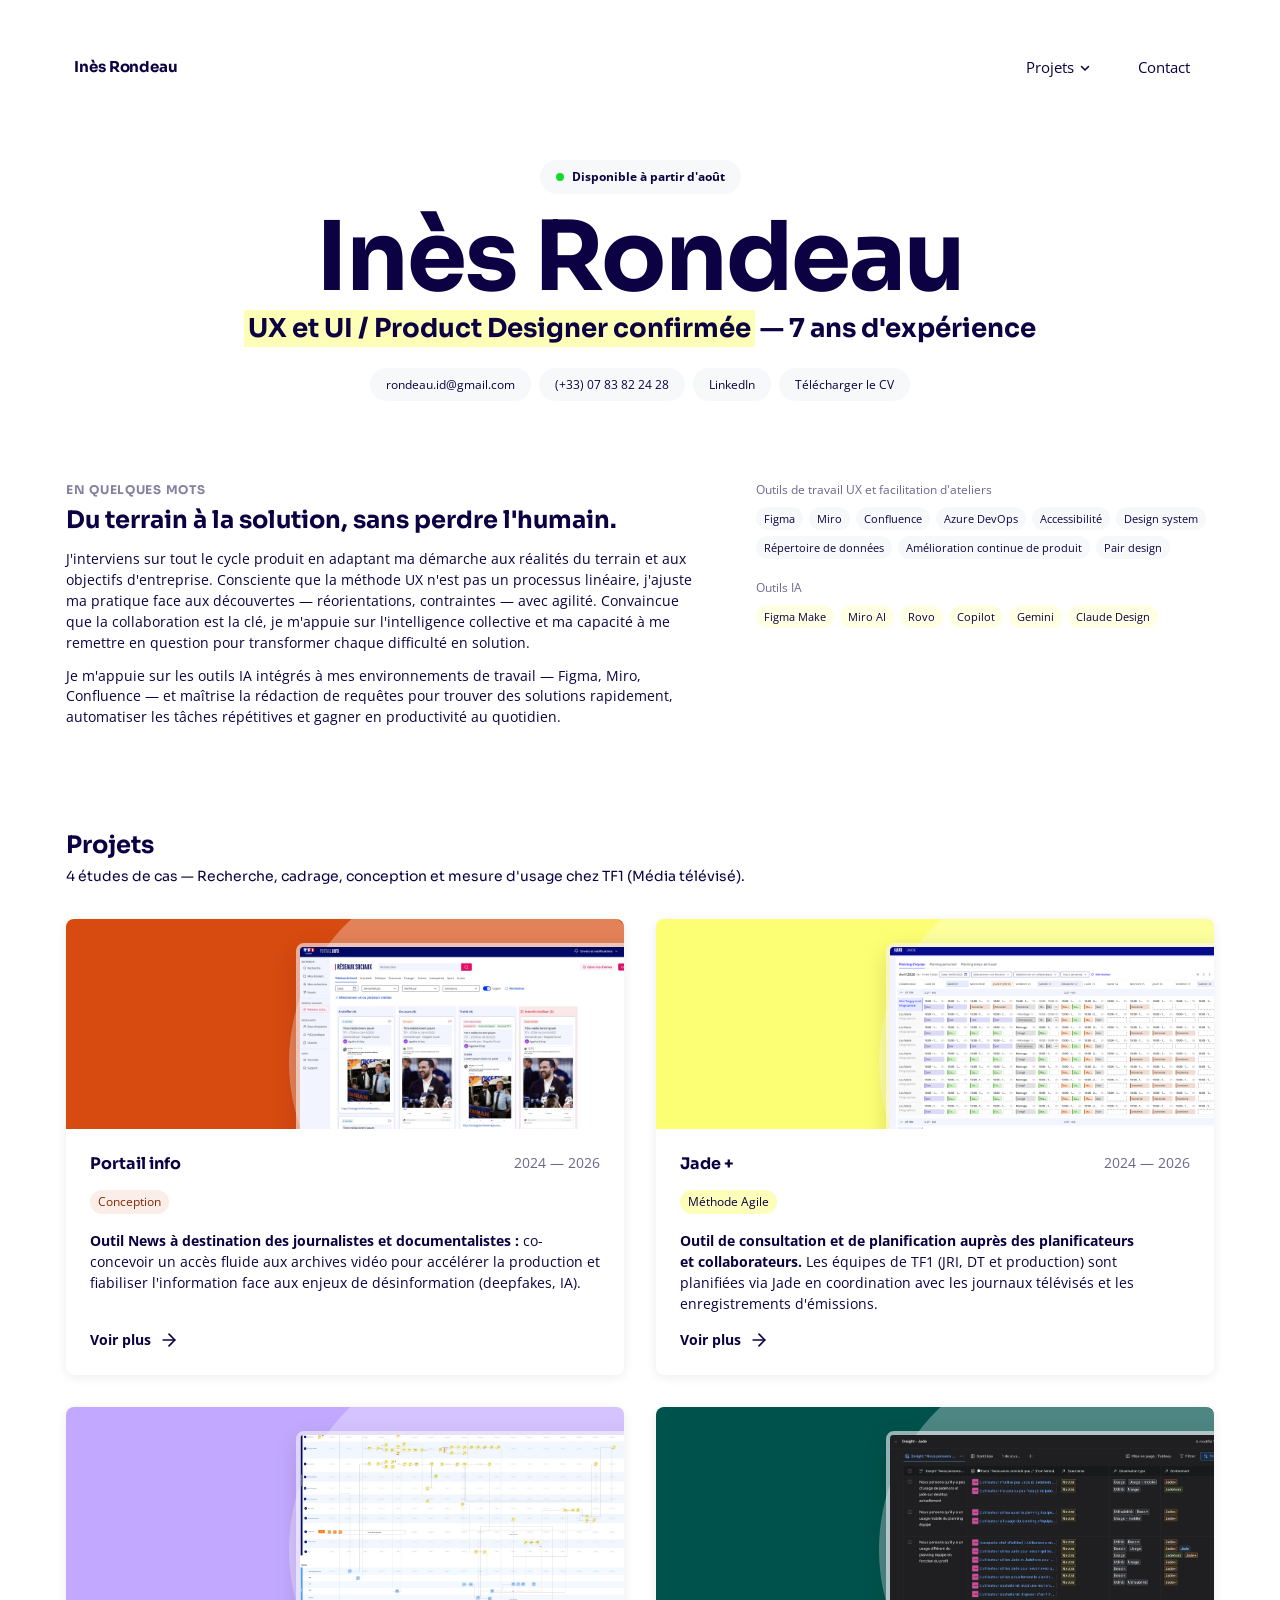
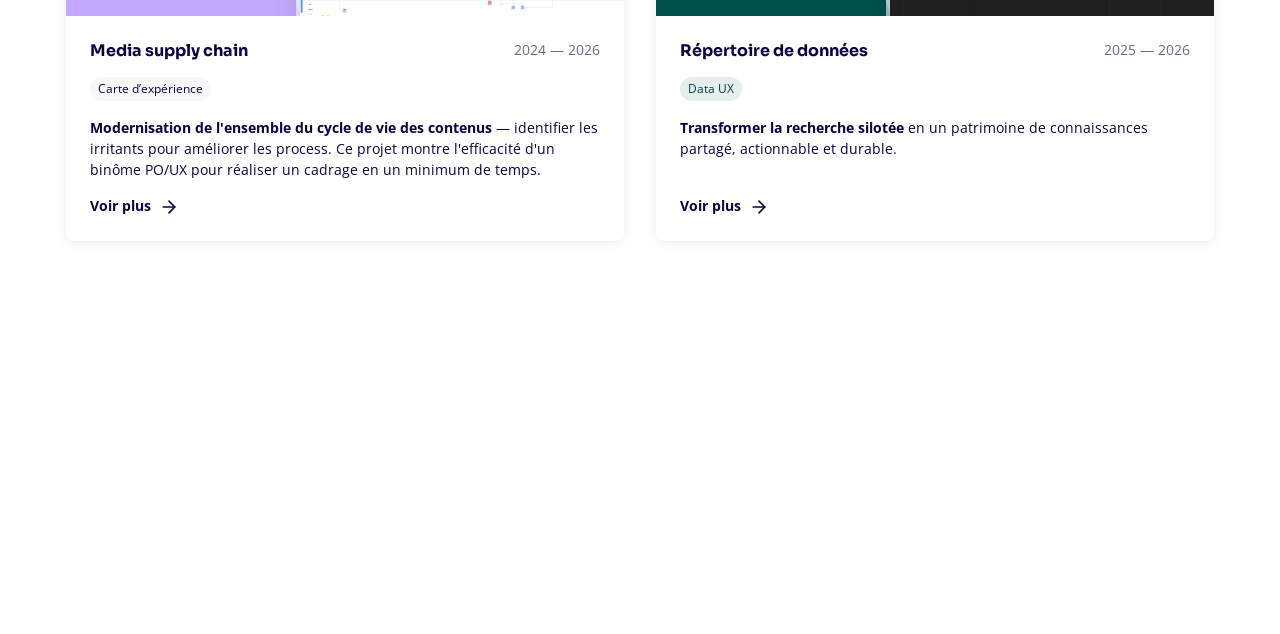
<file: index.html>
<!DOCTYPE html>
<html lang="fr">
<head>
  <meta charset="utf-8">
  <meta name="viewport" content="width=device-width, initial-scale=1">
  <title>Inès Rondeau — UX et UI / Product Designer confirmée</title>
  <meta name="description" content="Portfolio d'Inès Rondeau, Product Designer confirmée, 7 ans d'expérience. Études de cas Recherche, cadrage, conception et mesure d'usage chez TF1.">
  <link rel="stylesheet" href="styles.css">
  <script defer src="reveal.js"></script>
</head>
<body data-screen-label="01 Home">

  <header class="page">
    <nav class="nav" aria-label="Principale">
      <a href="index.html" class="nav__brand">Inès Rondeau</a>
      <div class="nav__links">
        <span class="nav__group">
          <button type="button" class="nav__trigger" aria-haspopup="true" aria-expanded="false">
            Projets
            <svg class="caret" viewBox="0 0 10 10" fill="none" aria-hidden="true"><path d="M1.5 3.5 L5 7 L8.5 3.5" stroke="currentColor" stroke-width="1.6" stroke-linecap="round" stroke-linejoin="round"></path></svg>
          </button>
          <div class="nav__dropdown" role="menu">
            <a href="projet-1-portail-info.html" role="menuitem">Portail info</a>
            <a href="projet-2-jade.html" role="menuitem">Jade +</a>
            <a href="projet-3-msc.html" role="menuitem">Media Supply Chain</a>
            <a href="projet-4-repertoire-donnees.html" role="menuitem">Répertoire de données</a>
          </div>
        </span>
        <a href="index.html#contact">Contact</a>
      </div>
    </nav>
  </header>

  <main>
    <!-- HERO -->
    <section class="hero-home" aria-labelledby="hero-title">
      <span class="pill-status">Disponible à partir d'août</span>
      <h1 id="hero-title" class="hero-home__title">Inès Rondeau</h1>
      <p class="hero-home__subtitle">
        <span class="mark">UX et UI / Product Designer confirmée</span> — 7 ans d'expérience
      </p>

      <div class="hero-home__links" role="list">
        <a class="chip" href="mailto:rondeau.id@gmail.com" role="listitem">rondeau.id@gmail.com</a>
        <a class="chip" href="tel:+33783822428" role="listitem">(+33) 07 83 82 24 28</a>
        <a class="chip" href="https://www.linkedin.com/in/in%C3%A8s-rondeau-173500bb/" target="_blank" rel="noopener" role="listitem">LinkedIn</a>
        <a class="chip" href="cv-ines-rondeau.html" role="listitem">Télécharger le CV</a>
      </div>
    </section>

    <!-- EN QUELQUES MOTS -->
    <section class="intro reveal" aria-labelledby="intro-title">
      <div>
        <div class="intro__eyebrow">En quelques mots</div>
        <h2 id="intro-title">Du terrain à la solution, sans perdre l'humain.</h2>
        <p>
          J'interviens sur tout le cycle produit en adaptant ma démarche aux réalités du terrain et
          aux objectifs d'entreprise. Consciente que la méthode UX n'est pas un processus linéaire,
          j'ajuste ma pratique face aux découvertes — réorientations, contraintes — avec agilité.
          Convaincue que la collaboration est la clé, je m'appuie sur l'intelligence collective
          et ma capacité à me remettre en question pour transformer chaque difficulté en solution.
        </p>
        <p>
          Je m'appuie sur les outils IA intégrés à mes environnements de travail — Figma, Miro,
          Confluence — et maîtrise la rédaction de requêtes pour trouver des solutions rapidement, automatiser
          les tâches répétitives et gagner en productivité au quotidien.
        </p>
      </div>

      <aside aria-labelledby="skills">
        <h3 id="skills" class="visually-hidden" style="position:absolute;left:-9999px">Compétences</h3>

        <div class="intro__meta-label">Outils de travail UX et facilitation d'ateliers</div>
        <div class="tag-row">
          <span class="tag">Figma</span>
          <span class="tag">Miro</span>
          <span class="tag">Confluence</span>
          <span class="tag">Azure DevOps</span>
          <span class="tag">Accessibilité</span>
          <span class="tag">Design system</span>
          <span class="tag">Répertoire de données</span>
          <span class="tag">Amélioration continue de produit</span>
          <span class="tag">Pair design</span>
        </div>

        <div class="intro__meta-label">Outils IA</div>
        <div class="tag-row">
          <span class="tag tag--ai" style="background-color: rgb(254, 255, 227)">Figma Make</span>
          <span class="tag tag--ai" style="background-color: rgb(254, 255, 227)">Miro AI</span>
          <span class="tag tag--ai" style="background-color: rgb(254, 255, 227)">Rovo</span>
          <span class="tag tag--ai" style="background-color: rgb(254, 255, 227)">Copilot</span>
          <span class="tag tag--ai" style="background-color: rgb(254, 255, 227)">Gemini</span>
          <span class="tag tag--ai" style="background-color: rgb(254, 255, 227)">Claude Design</span>
        </div>
      </aside>
    </section>

    <!-- PROJETS -->
    <section class="projects reveal" id="projets" aria-labelledby="projets-title">
      <header class="projects__header">
        <h2 id="projets-title">Projets</h2>
        <p>4 études de cas — Recherche, cadrage, conception et mesure d'usage chez TF1 (Média télévisé).</p>
      </header>

      <div class="cards reveal-stagger">
        <a class="card" href="projet-1-portail-info.html">
          <div class="card__media" style="background: var(--orange);">
            <img src="assets/portail-info-hero.jpg" alt="Aperçu de l'outil Portail info">
          </div>
          <div class="card__body">
            <div class="card__title-row">
              <h3 class="card__title">Portail info</h3>
              <span class="card__date" style="color: rgb(108, 102, 138)">2024 — 2026</span>
            </div>
            <span class="card__pill pill--orange">Conception</span>
            <p class="card__desc">
              <strong>Outil News à destination des journalistes et documentalistes :</strong>
              co-concevoir un accès fluide aux archives vidéo pour accélérer la production
              et fiabiliser l'information face aux enjeux de désinformation (deepfakes, IA).
            </p>
            <span class="card__more">
              Voir plus
              <svg width="20" height="20" viewBox="0 0 24 24" fill="none" stroke="currentColor" stroke-width="2" stroke-linecap="round" stroke-linejoin="round" aria-hidden="true"><line x1="5" y1="12" x2="19" y2="12"></line><polyline points="12 5 19 12 12 19"></polyline></svg>
            </span>
          </div>
        </a>

        <a class="card" href="projet-2-jade.html">
          <div class="card__media" style="background: var(--yellow);">
            <img src="assets/jade-hero-new.png" alt="Aperçu du planning d'équipe Jade+">
          </div>
          <div class="card__body">
            <div class="card__title-row">
              <h3 class="card__title">Jade +</h3>
              <span class="card__date" style="color: rgb(108, 102, 138)">2024 — 2026</span>
            </div>
            <span class="card__pill pill--yellow">Méthode Agile</span>
            <p class="card__desc">
              <strong>Outil de consultation et de planification auprès des planificateurs et collaborateurs.</strong>
              Les équipes de TF1 (JRI, DT et production) sont planifiées via Jade en coordination avec les
              journaux télévisés et les enregistrements d'émissions.
            </p>
            <span class="card__more">
              Voir plus
              <svg width="20" height="20" viewBox="0 0 24 24" fill="none" stroke="currentColor" stroke-width="2" stroke-linecap="round" stroke-linejoin="round" aria-hidden="true"><line x1="5" y1="12" x2="19" y2="12"></line><polyline points="12 5 19 12 12 19"></polyline></svg>
            </span>
          </div>
        </a>

        <a class="card" href="projet-3-msc.html">
          <div class="card__media" style="background: var(--purple);">
            <img src="assets/msc-hero.png" alt="Aperçu de la cartographie Media Supply Chain">
          </div>
          <div class="card__body">
            <div class="card__title-row">
              <h3 class="card__title">Media supply chain</h3>
              <span class="card__date"><span style="color: #6C668A">2024 — 2026</span></span>
            </div>
            <span class="card__pill pill--purple">Carte d’expérience</span>
            <p class="card__desc">
              <strong>Modernisation de l'ensemble du cycle de vie des contenus</strong> —
              identifier les irritants pour améliorer les process. Ce projet montre l'efficacité
              d'un binôme PO/UX pour réaliser un cadrage en un minimum de temps.
            </p>
            <span class="card__more">
              Voir plus
              <svg width="20" height="20" viewBox="0 0 24 24" fill="none" stroke="currentColor" stroke-width="2" stroke-linecap="round" stroke-linejoin="round" aria-hidden="true"><line x1="5" y1="12" x2="19" y2="12"></line><polyline points="12 5 19 12 12 19"></polyline></svg>
            </span>
          </div>
        </a>

        <a class="card" href="projet-4-repertoire-donnees.html">
          <div class="card__media" style="background: var(--green);">
            <img src="assets/repository-hero-new.png" alt="Aperçu du répertoire de données">
          </div>
          <div class="card__body">
            <div class="card__title-row">
              <h3 class="card__title">Répertoire de données</h3>
              <span class="card__date" style="color: rgb(108, 102, 138)">2025 — 2026</span>
            </div>
            <span class="card__pill pill--green">Data UX</span>
            <p class="card__desc">
              <strong>Transformer la recherche silotée</strong> en un patrimoine de connaissances
              partagé, actionnable et durable.
            </p>
            <span class="card__more">
              Voir plus
              <svg width="20" height="20" viewBox="0 0 24 24" fill="none" stroke="currentColor" stroke-width="2" stroke-linecap="round" stroke-linejoin="round" aria-hidden="true"><line x1="5" y1="12" x2="19" y2="12"></line><polyline points="12 5 19 12 12 19"></polyline></svg>
            </span>
          </div>
        </a>
      </div>
    </section>

    <!-- FOOTER -->
    <footer class="footer reveal" id="contact">
      <div class="footer__inner">
        <div>
          <h2 class="footer__title">On se parle ?</h2>
          <p class="footer__lead">
            Je suis ouverte aux opportunités à Montréal dès août — produit, design system,
            recherche utilisateur, IA appliquée au design.
          </p>
        </div>
        <div>
          <h3 class="footer__heading">Me contacter</h3>
          <ul class="footer__list">
            <li><a href="mailto:rondeau.id@gmail.com">rondeau.id@gmail.com</a></li>
            <li><a href="https://www.linkedin.com/in/in%C3%A8s-rondeau-173500bb/" target="_blank" rel="noopener">LinkedIn</a></li>
            <li><a href="cv-ines-rondeau.html">Télécharger le CV</a></li>
          </ul>
        </div>
        <div>
          <h3 class="footer__heading">Mes projets</h3>
          <ul class="footer__list">
            <li><a href="projet-1-portail-info.html">Portail info</a></li>
            <li><a href="projet-2-jade.html">Jade +</a></li>
            <li><a href="projet-3-msc.html">Media Supply Chain — Bandes-annonces</a></li>
            <li><a href="projet-4-repertoire-donnees.html">Répertoire de données</a></li>
          </ul>
        </div>
      </div>
    </footer>
  </main>

  <script>
    /* Safety net: the hero uses a CSS entrance animation that animates only
       TO the visible state. In a bundled/offline build the animation timeline
       can desync and leave the hero stuck at opacity:0. This guarantees the
       hero becomes visible. On the live site the animation completes (~1.7s)
       well before this fires, so the opacity check makes it a no-op. */
    (function () {
      function ensureHeroVisible() {
        document.querySelectorAll('.hero-home > *, .project-hero__grid > *').forEach(function (el) {
          if (parseFloat(getComputedStyle(el).opacity) < 1) {
            el.style.opacity = '1';
            el.style.transform = 'none';
          }
        });
      }
      [2000, 3500, 5000].forEach(function (t) { setTimeout(ensureHeroVisible, t); });
    })();
  </script>



</body></html>
</file>
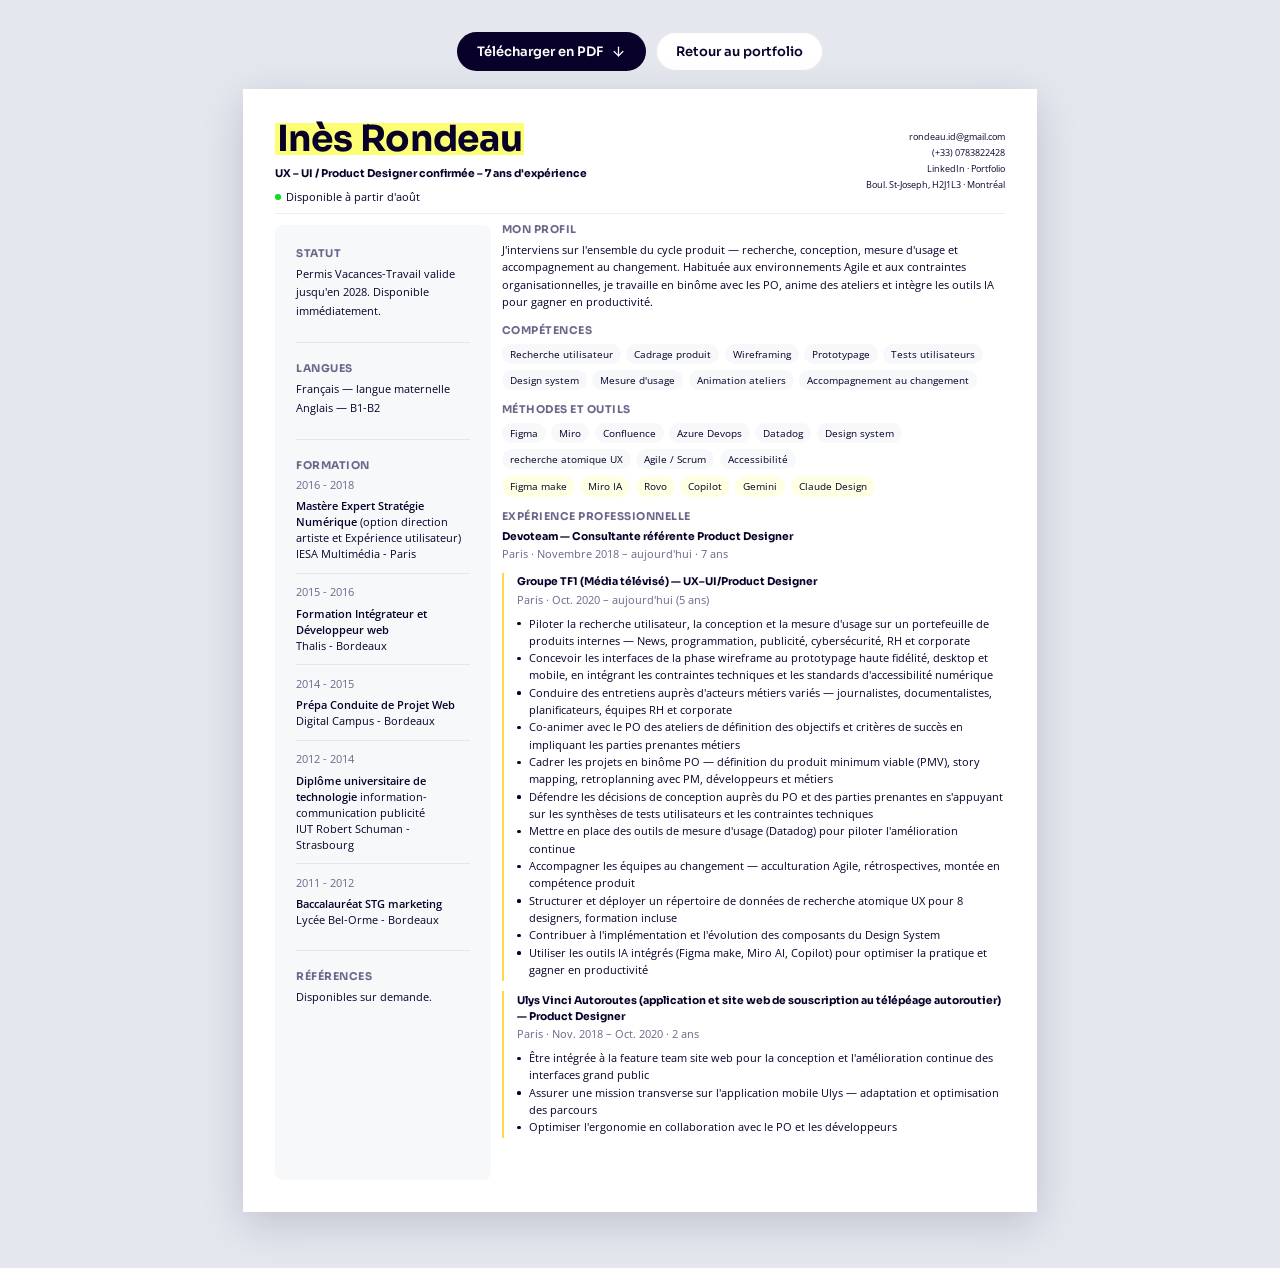
<file: cv-ines-rondeau.html>
<!DOCTYPE html><html lang="fr"><head>


  <meta charset="UTF-8">
  <meta name="viewport" content="width=device-width, initial-scale=1">
  <title>CV — Inès Rondeau · UX et UI / Product Designer confirmée</title>
  <link rel="preconnect" href="https://fonts.googleapis.com">
  <link rel="preconnect" href="https://fonts.gstatic.com" crossorigin="">
  <link href="https://fonts.googleapis.com/css2?family=Sora:wght@400;600;700&amp;family=Open+Sans:ital,wght@0,400;0,600;1,400&amp;display=swap" rel="stylesheet">
  <style>
    :root{
      --ink:#08012A;
      --muted:#6C668A;
      --panel:#F6F8FA;
      --line:#E7E6EC;
      --head-line:#EAEDF2;
      --accent:#FFD745;
      --hl:#FCFE73;
      --ai:#FEFFE3;
      --green:#12DB29;
    }
    *{box-sizing:border-box;margin:0;padding:0;}

    html,body{
      background:#E4E7EE;
      font-family:'Open Sans',sans-serif;
      color:var(--ink);
      -webkit-font-smoothing:antialiased;
      text-rendering:optimizeLegibility;
    }

    /* screen scaffold */
    .stage{
      display:flex;
      flex-direction:column;
      align-items:center;
      gap:18px;
      padding:32px 16px 56px;
    }
    .toolbar{
      display:flex;
      gap:10px;
      align-items:center;
    }
    .toolbar .btn{
      font-family:'Sora',sans-serif;
      font-weight:600;
      font-size:13px;
      color:#fff;
      background:var(--ink);
      border:none;
      border-radius:46px;
      padding:11px 20px;
      cursor:pointer;
      display:inline-flex;
      align-items:center;
      gap:8px;
      text-decoration:none;
      transition:background .15s ease;
    }
    .toolbar .btn:hover{background:#1E1264;}
    .toolbar .btn--ghost{
      background:#fff;
      color:var(--ink);
      box-shadow:inset 0 0 0 1px var(--line);
    }
    .toolbar .btn--ghost:hover{background:#fff;box-shadow:inset 0 0 0 1px var(--muted);}

    /* ── A4 page : 595pt × 842pt = 210 × 297 mm ───────────────── */
    .cv{
      width:595pt;
      height:842pt;
      background:#fff;
      padding:24pt;
      position:relative;
      box-shadow:0 12px 40px rgba(8,1,42,.16);
      display:flex;
      flex-direction:column;
      gap:8pt;
    }

    /* ── Header ───────────────────────────────────────────────── */
    .head{
      display:flex;
      justify-content:space-between;
      align-items:flex-start;
      gap:13pt;
      height:61pt;
    }
    .head__id{width:405pt;}
    .name{
      font-family:'Sora',sans-serif;
      font-weight:700;
      font-size:27pt;
      line-height:1;
      letter-spacing:-.01em;
      display:inline;
      background:linear-gradient(transparent 16%, var(--hl) 16%, var(--hl) 86%, transparent 86%);
      -webkit-box-decoration-break:clone;
      box-decoration-break:clone;
      padding:0 1pt;
    }
    .role{
      font-family:'Sora',sans-serif;
      font-weight:700;
      font-size:8pt;
      line-height:1;
      margin-top:9pt;
    }
    .status{
      display:flex;
      align-items:center;
      gap:4pt;
      margin-top:6pt;
    }
    .status .dot{
      width:4pt;height:4pt;border-radius:50%;
      background:var(--green);
    }
    .status span{font-size:8pt;line-height:14pt;}
    .head__contact{
      text-align:right;
      font-size:7pt;
      font-weight:400;
      font-style:normal;
      line-height:12pt;
      color:var(--ink);
      padding-top:6pt;
      white-space:nowrap;
    }
    .head__contact a{color:inherit;text-decoration:none;}
    .head__contact a:hover{text-decoration:underline;}

    .rule{height:1px;background:var(--head-line);border:none;}

    /* ── Body : sidebar + main ────────────────────────────────── */
    .body{
      display:flex;
      gap:8pt;
      flex:1;
      min-height:0;
    }

    /* ── Sidebar ──────────────────────────────────────────────── */
    .side{
      width:162pt;
      flex:0 0 162pt;
      background:var(--panel);
      border-radius:6pt;
      padding:18pt 16pt;
      display:flex;
      flex-direction:column;
      gap:16pt;
    }
    .label{
      font-family:'Sora',sans-serif;
      font-weight:700;
      font-size:8pt;
      line-height:1;
      letter-spacing:.045em;
      text-transform:uppercase;
      color:var(--muted);
    }
    .side__block{display:flex;flex-direction:column;gap:4pt;}
    .side__block p{font-size:8pt;line-height:14pt;}
    .side .divider{height:.5pt;background:var(--line);border:none;}

    .formation{display:flex;flex-direction:column;gap:8pt;}
    .edu{display:flex;flex-direction:column;gap:4pt;}
    .edu+ .edu{padding-top:8pt;border-top:.5pt solid var(--line);}
    .edu .yr{font-size:8pt;line-height:12pt;color:var(--muted);}
    .edu .deg{font-size:8pt;line-height:12pt;}
    .edu .deg strong{font-weight:600;}

    /* ── Main column ──────────────────────────────────────────── */
    .main{
      flex:1;
      min-width:0;
      display:flex;
      flex-direction:column;
      gap:11pt;
    }
    .sec{display:flex;flex-direction:column;gap:5pt;}
    .profile{font-size:8pt;line-height:13pt;}

    .tags{display:flex;flex-wrap:wrap;gap:4pt;}
    .tag{
      font-size:10px;
      line-height:1;
      background:var(--panel);
      border-radius:23pt;
      padding:4pt 6pt;
      white-space:nowrap;
    }
    .tag--ai{background:var(--ai);}

    /* experience */
    .exp{display:flex;flex-direction:column;gap:8pt;}
    .exp__head{display:flex;flex-direction:column;gap:1pt;}
    .exp__org{font-family:'Sora',sans-serif;font-weight:700;font-size:8pt;line-height:12pt;}
    .exp__meta{font-size:8pt;line-height:12pt;color:var(--muted);}
    .exp__card{
      border-left:2pt solid var(--accent);
      padding:1pt 0 1pt 10pt;
      display:flex;
      flex-direction:column;
      gap:6pt;
    }
    .bullets{list-style:none;display:flex;flex-direction:column;gap:0;}
    .bullets li{
      position:relative;
      font-size:8pt;
      line-height:13pt;
      padding-left:9pt;
    }
    .bullets li::before{
      content:"";
      position:absolute;
      left:0;top:5pt;
      width:2.4pt;height:2.4pt;border-radius:50%;
      background:var(--ink);
    }

    /* ── Print ────────────────────────────────────────────────── */
    @page{size:A4;margin:0;}
    @media print{
      html,body{background:#fff;}
      .stage{padding:0;gap:0;}
      .toolbar{display:none;}
      .cv{box-shadow:none;}
    }
  </style>
</head>
<body style="">
  <div class="stage">
    <div class="toolbar">
      <button type="button" class="btn" onclick="window.print()">
        Télécharger en PDF
        <svg width="15" height="15" viewBox="0 0 24 24" fill="none" stroke="currentColor" stroke-width="2" stroke-linecap="round" stroke-linejoin="round" aria-hidden="true"><line x1="12" y1="5" x2="12" y2="19"></line><polyline points="5 12 12 19 19 12"></polyline></svg>
      </button>
      <a class="btn btn--ghost" href="index.html">Retour au portfolio</a>
    </div>

    <!-- ============================ CV A4 ============================ -->
    <article class="cv" aria-label="CV d'Inès Rondeau">

      <!-- Header -->
      <header class="head">
        <div class="head__id">
          <h1 class="name">Inès Rondeau</h1>
          <p class="role">UX – UI / Product Designer confirmée – 7 ans d'expérience</p>
          <div class="status">
            <span class="dot" aria-hidden="true"></span>
            <span>Disponible à partir d'août</span>
          </div>
        </div>
        <address class="head__contact" style="">
          <a href="mailto:rondeau.id@gmail.com">rondeau.id@gmail.com</a><br>
          (+33) 0783822428<br>
          <a href="https://www.linkedin.com/in/in%C3%A8s-rondeau-173500bb/" target="_blank" rel="noopener">LinkedIn</a> · <a href="index.html">Portfolio</a><br><div>Boul. St-Joseph, H2J1L3 · Montréal
        </div></address>
      </header>

      <hr class="rule">

      <div class="body">

        <!-- Sidebar -->
        <aside class="side" style="padding: 24px 21px 21px">
          <div class="side__block">
            <div class="label">Statut</div>
            <p>Permis Vacances-Travail valide jusqu'en 2028. Disponible immédiatement.</p>
          </div>

          <hr class="divider">

          <div class="side__block">
            <div class="label">Langues</div>
            <p>Français — langue maternelle<br>Anglais — B1-B2</p>
          </div>

          <hr class="divider">

          <div class="side__block">
            <div class="label">Formation</div>
            <div class="formation">
              <div class="edu">
                <span class="yr">2016 - 2018</span>
                <span class="deg"><strong>Mastère Expert Stratégie Numérique</strong> (option direction artiste et Expérience utilisateur)<br>IESA Multimédia - Paris</span>
              </div>
              <div class="edu">
                <span class="yr">2015 - 2016</span>
                <span class="deg"><strong>Formation Intégrateur et Développeur web</strong><br>Thalis - Bordeaux</span>
              </div>
              <div class="edu">
                <span class="yr">2014 - 2015</span>
                <span class="deg"><strong>Prépa Conduite de Projet Web</strong><br>Digital Campus - Bordeaux</span>
              </div>
              <div class="edu">
                <span class="yr">2012 - 2014</span>
                <span class="deg"><strong>Diplôme universitaire de technologie</strong> information-communication publicité<br>IUT Robert Schuman - Strasbourg</span>
              </div>
              <div class="edu">
                <span class="yr">2011 - 2012</span>
                <span class="deg"><strong>Baccalauréat STG marketing</strong><br>Lycée Bel-Orme - Bordeaux</span>
              </div>
            </div>
          </div>

          <hr class="divider">

          <div class="side__block">
            <div class="label">Références</div>
            <p>Disponibles sur demande.</p>
          </div>
        </aside>

        <!-- Main -->
        <section class="main" style="gap: 15px">

          <div class="sec">
            <div class="label">Mon profil</div>
            <p class="profile" style="">J'interviens sur l'ensemble du cycle produit — recherche, conception, mesure d'usage et accompagnement au changement. Habituée aux environnements Agile et aux contraintes organisationnelles, je travaille en binôme avec les PO, anime des ateliers et intègre les outils IA pour gagner en productivité.</p>
          </div>

          <div class="sec">
            <div class="label">Compétences</div>
            <div class="tags">
              <span class="tag">Recherche utilisateur</span>
              <span class="tag">Cadrage produit</span>
              <span class="tag">Wireframing</span>
              <span class="tag">Prototypage</span>
              <span class="tag">Tests utilisateurs</span>
              <span class="tag">Design system</span>
              <span class="tag">Mesure d'usage</span>
              <span class="tag">Animation ateliers</span>
              <span class="tag">Accompagnement au changement</span>
            </div>
          </div>

          <div class="sec">
            <div class="label">Méthodes et outils</div>
            <div class="tags">
              <span class="tag">Figma</span>
              <span class="tag">Miro</span>
              <span class="tag">Confluence</span>
              <span class="tag">Azure Devops</span>
              <span class="tag">Datadog</span>
              <span class="tag">Design system</span>
              <span class="tag">recherche atomique UX</span>
              <span class="tag">Agile / Scrum</span>
              <span class="tag">Accessibilité</span>
            </div>
            <div class="tags">
              <span class="tag tag--ai">Figma make</span>
              <span class="tag tag--ai">Miro IA</span>
              <span class="tag tag--ai">Rovo</span>
              <span class="tag tag--ai">Copilot</span>
              <span class="tag tag--ai">Gemini</span>
              <span class="tag tag--ai">Claude Design</span>
            </div>
          </div>

          <div class="sec">
            <div class="label">Expérience professionnelle</div>
            <div class="exp">
              <div class="exp__head">
                <span class="exp__org">Devoteam — Consultante référente Product Designer</span>
                <span class="exp__meta">Paris · Novembre 2018 – aujourd'hui · 7 ans</span>
              </div>

              <div class="exp__card">
                <div class="exp__head">
                  <span class="exp__org">Groupe TF1 (Média télévisé) — UX–UI/Product Designer</span>
                  <span class="exp__meta">Paris · Oct. 2020 – aujourd'hui (5 ans)</span>
                </div>
                <ul class="bullets">
                  <li>Piloter la recherche utilisateur, la conception et la mesure d'usage sur un portefeuille de produits internes — News, programmation, publicité, cybersécurité, RH et corporate</li>
                  <li>Concevoir les interfaces de la phase wireframe au prototypage haute fidélité, desktop et mobile, en intégrant les contraintes techniques et les standards d'accessibilité numérique</li>
                  <li>Conduire des entretiens auprès d'acteurs métiers variés — journalistes, documentalistes, planificateurs, équipes RH et corporate</li>
                  <li>Co-animer avec le PO des ateliers de définition des objectifs et critères de succès en impliquant les parties prenantes métiers</li>
                  <li>Cadrer les projets en binôme PO — définition du produit minimum viable (PMV), story mapping, retroplanning avec PM, développeurs et métiers</li>
                  <li>Défendre les décisions de conception auprès du PO et des parties prenantes en s'appuyant sur les synthèses de tests utilisateurs et les contraintes techniques</li>
                  <li>Mettre en place des outils de mesure d'usage (Datadog) pour piloter l'amélioration continue</li>
                  <li>Accompagner les équipes au changement — acculturation Agile, rétrospectives, montée en compétence produit</li>
                  <li>Structurer et déployer un répertoire de données de recherche atomique UX pour 8 designers, formation incluse</li>
                  <li>Contribuer à l'implémentation et l'évolution des composants du Design System</li>
                  <li>Utiliser les outils IA intégrés (Figma make, Miro AI, Copilot) pour optimiser la pratique et gagner en productivité</li>
                </ul>
              </div>

              <div class="exp__card">
                <div class="exp__head">
                  <span class="exp__org">Ulys Vinci Autoroutes (application et site web de souscription au télépéage autoroutier) — Product Designer</span>
                  <span class="exp__meta">Paris · Nov. 2018 – Oct. 2020 · 2 ans</span>
                </div>
                <ul class="bullets">
                  <li>Être intégrée à la feature team site web pour la conception et l'amélioration continue des interfaces grand public</li>
                  <li>Assurer une mission transverse sur l'application mobile Ulys — adaptation et optimisation des parcours</li>
                  <li>Optimiser l'ergonomie en collaboration avec le PO et les développeurs</li>
                </ul>
              </div>
            </div>
          </div>

        </section>
      </div>
    </article>
  </div>


</body></html>
</file>
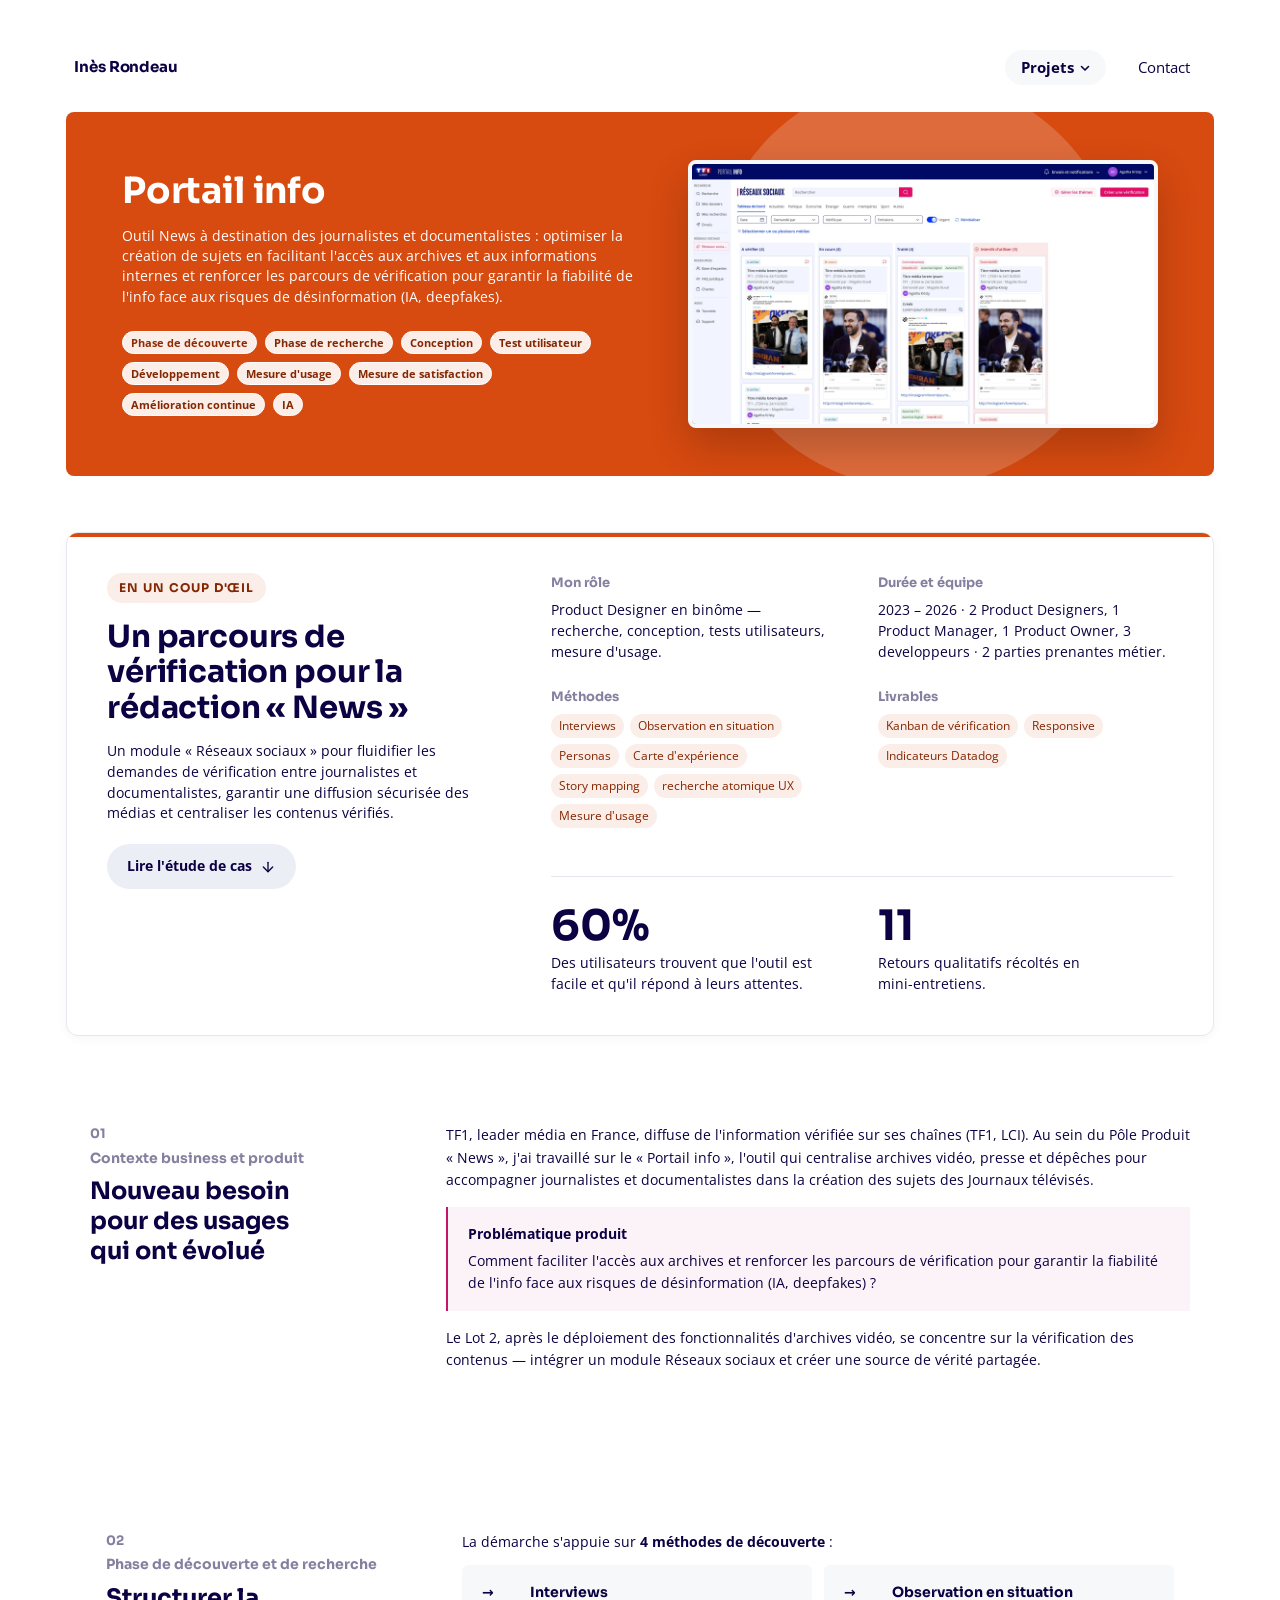
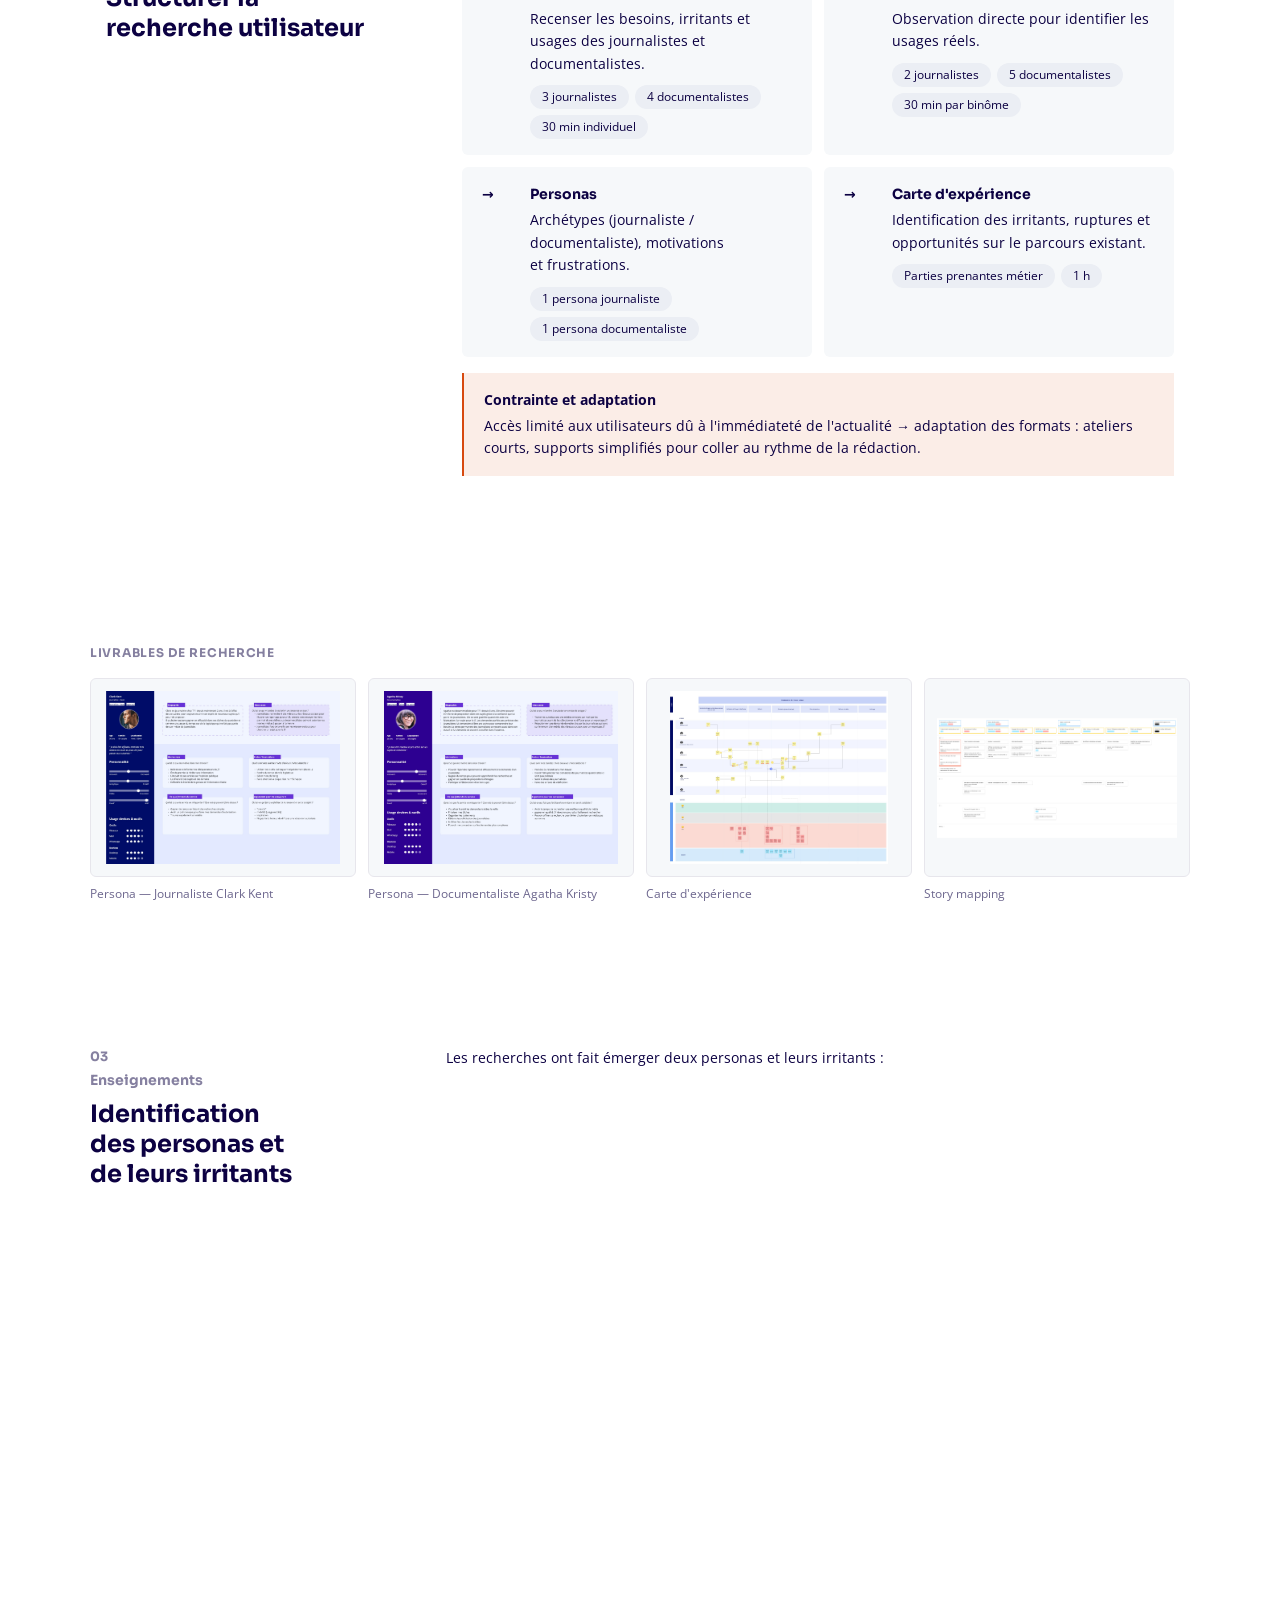
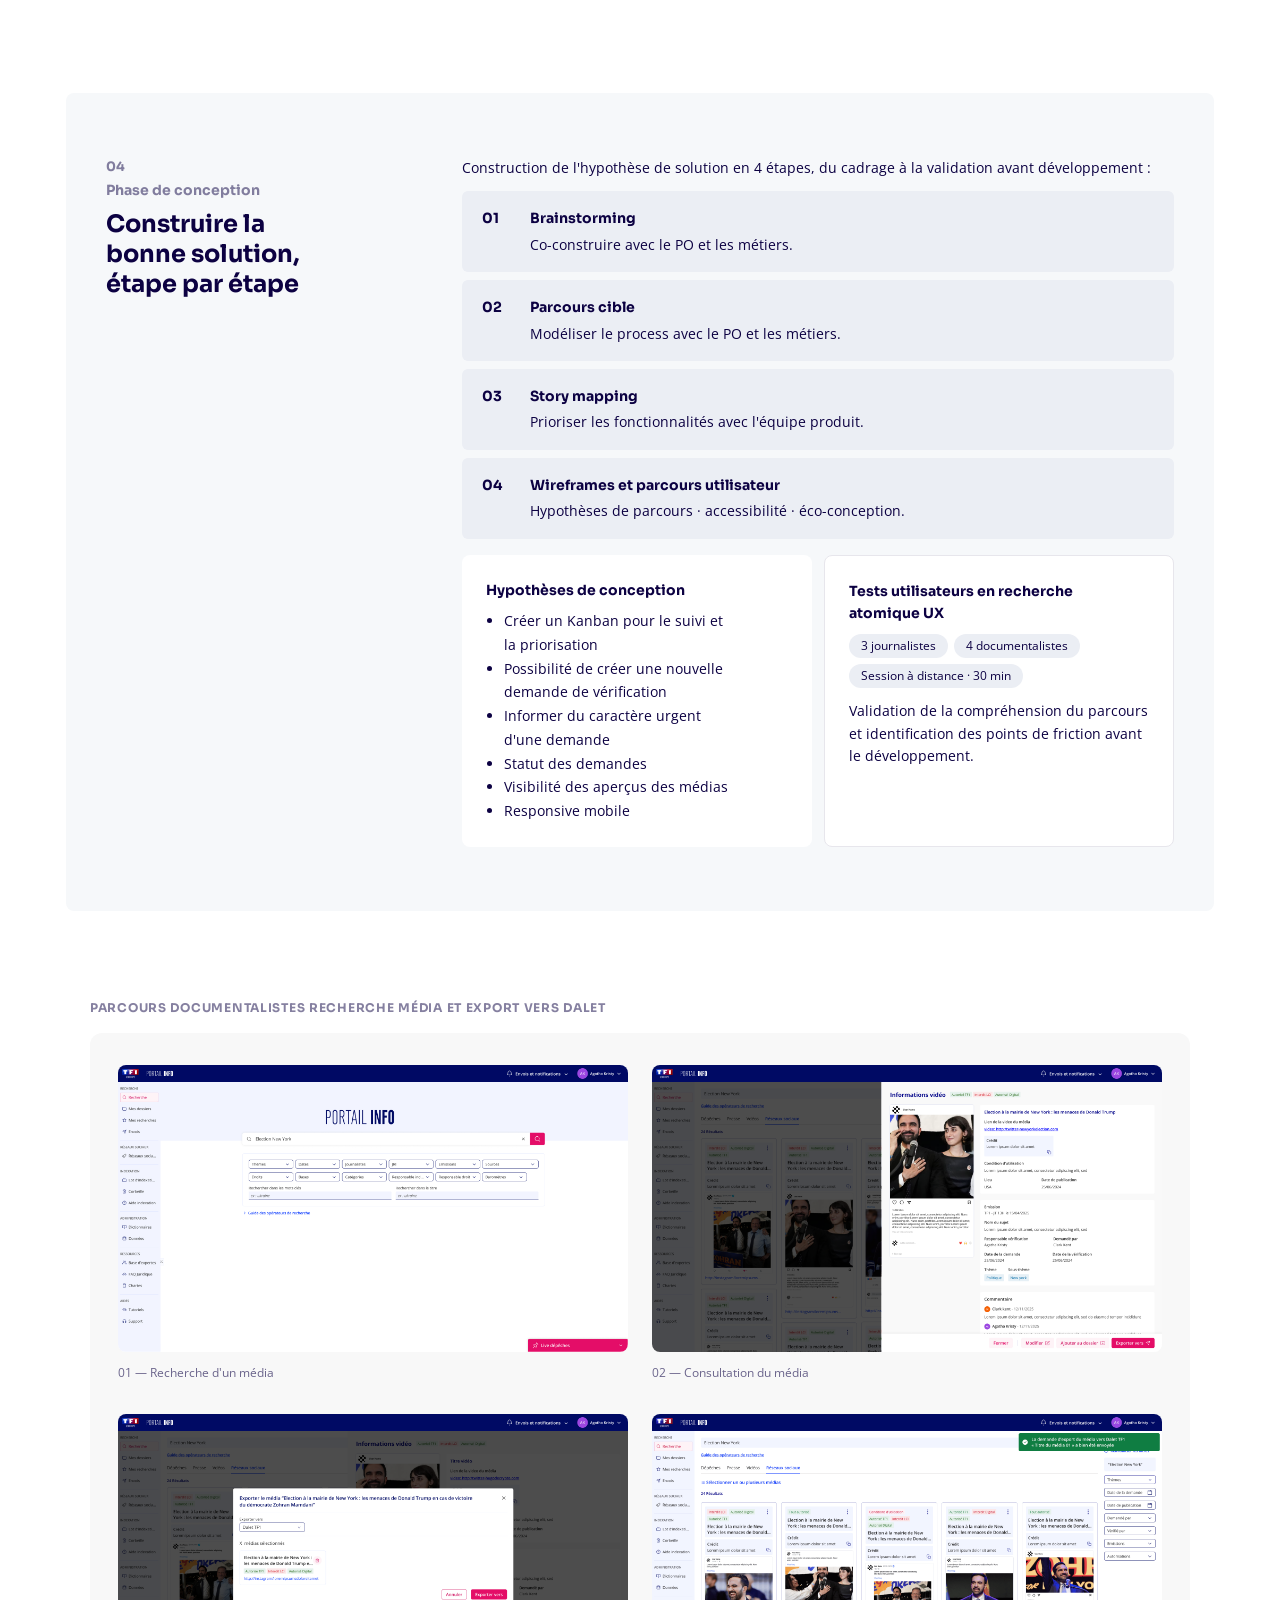
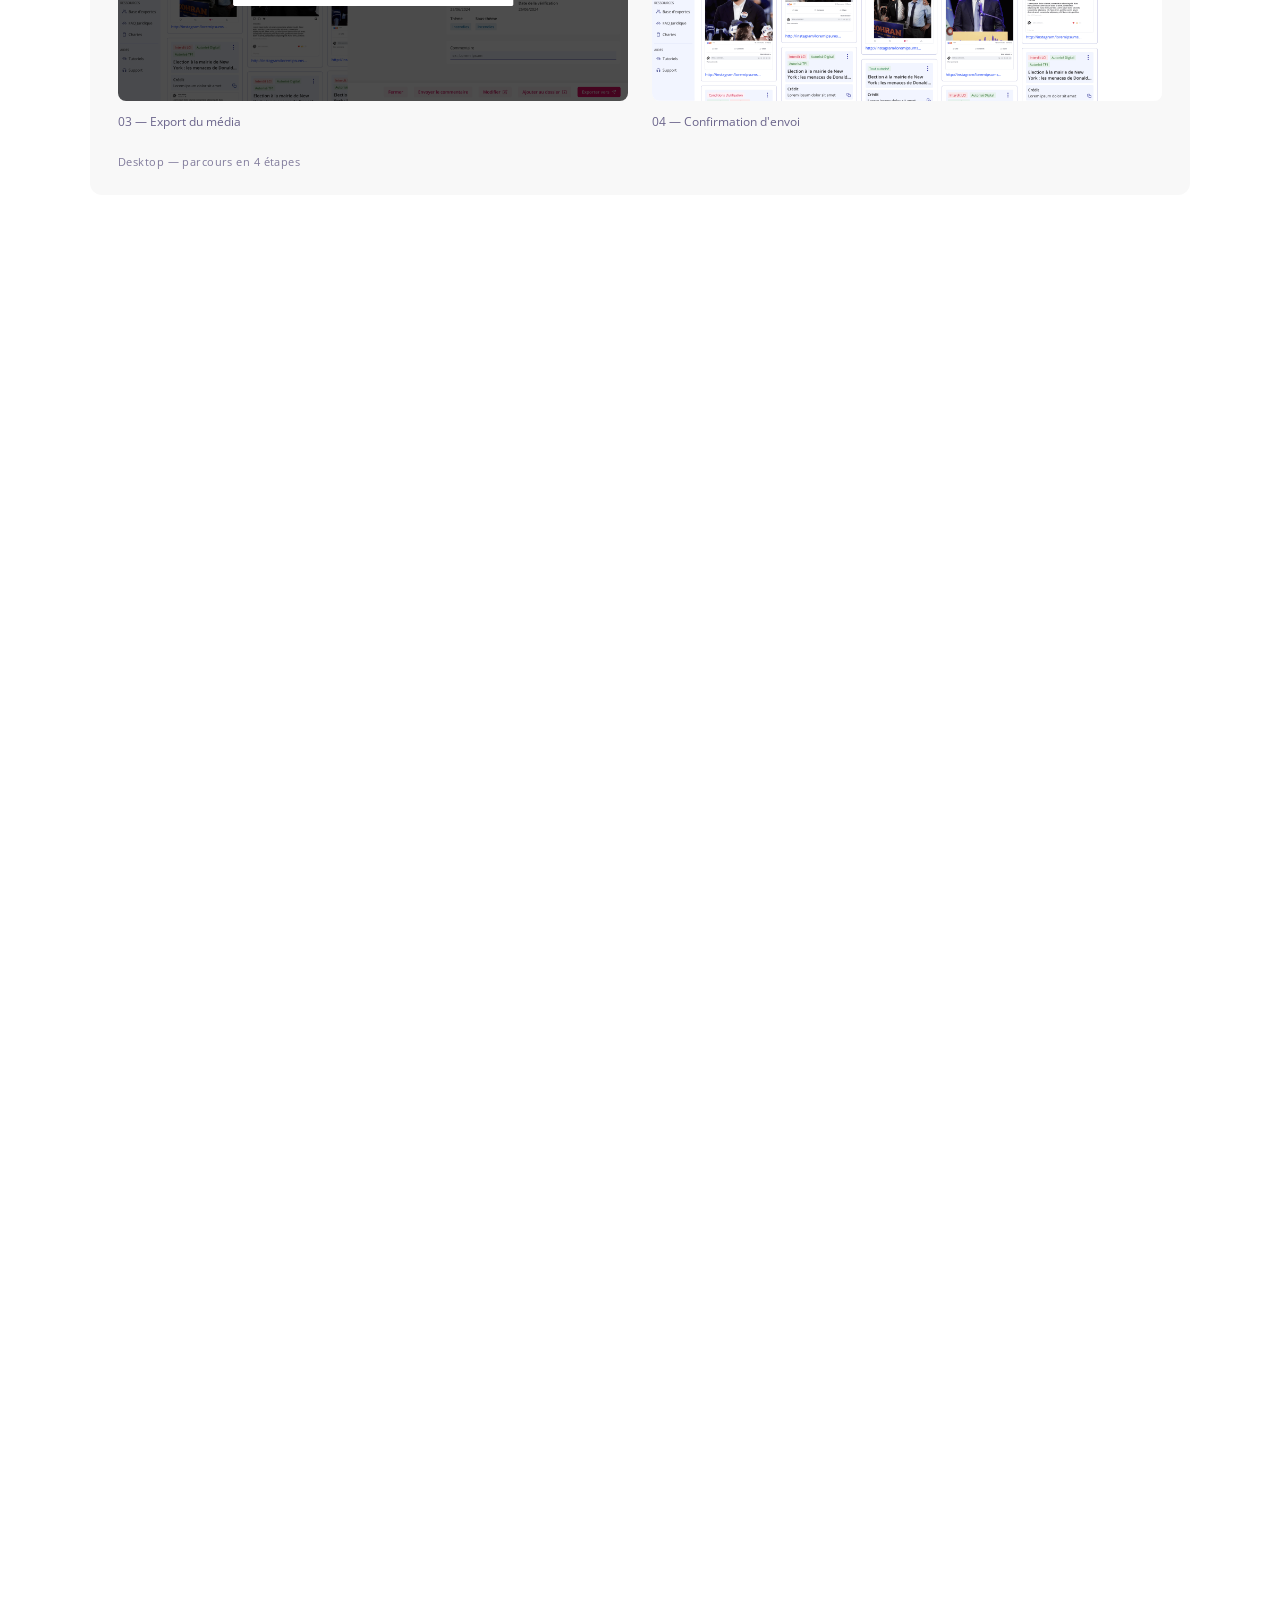
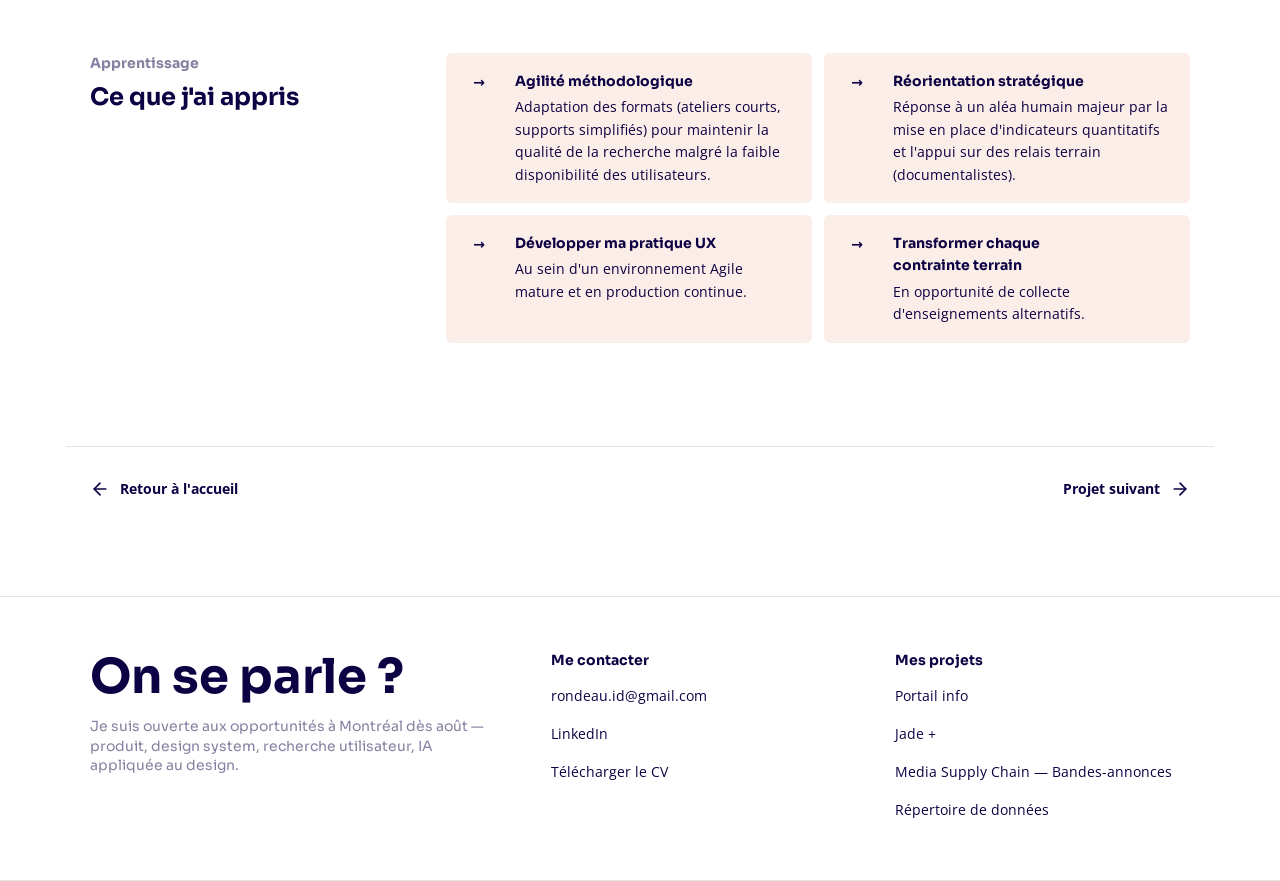
<file: projet-1-portail-info.html>
<!doctype html>
<html lang="fr">
<head>
  <meta charset="utf-8">
  <meta name="viewport" content="width=device-width, initial-scale=1">
  <title>Portail info — Inès Rondeau</title>
  <meta name="description" content="Étude de cas : Portail info, outil News à destination des journalistes et documentalistes chez TF1.">
  <link rel="stylesheet" href="styles.css">
  <script defer src="reveal.js"></script>
</head>
<body data-screen-label="02 Projet 1 — Portail info" data-theme="orange" style="font-family: &quot;Open Sans&quot;">

  <header class="page">
    <nav class="nav" aria-label="Principale">
      <a href="index.html" class="nav__brand">Inès Rondeau</a>
      <div class="nav__links">
        <span class="nav__group">
          <button type="button" class="nav__trigger" aria-haspopup="true" aria-expanded="false" aria-current="page">
            Projets
            <svg class="caret" viewBox="0 0 10 10" fill="none" aria-hidden="true"><path d="M1.5 3.5 L5 7 L8.5 3.5" stroke="currentColor" stroke-width="1.6" stroke-linecap="round" stroke-linejoin="round"/></svg>
          </button>
          <div class="nav__dropdown" role="menu">
            <a href="projet-1-portail-info.html" role="menuitem" aria-current="page">Portail info</a>
            <a href="projet-2-jade.html" role="menuitem">Jade +</a>
            <a href="projet-3-msc.html" role="menuitem">Media Supply Chain</a>
            <a href="projet-4-repertoire-donnees.html" role="menuitem">Répertoire de données</a>
          </div>
        </span>
        <a href="index.html#contact">Contact</a>
      </div>
    </nav>
  </header>

  <main class="container">

    <!-- ============================ HERO ============================ -->
    <section class="project-hero theme-orange" aria-labelledby="p-title">
      <div class="project-hero__decor" aria-hidden="true"></div>
      <div class="project-hero__grid">
        <div>
          <h1 id="p-title">Portail info</h1>
          <p class="project-hero__lead">
            Outil News à destination des journalistes et documentalistes : optimiser la création
            de sujets en facilitant l'accès aux archives et aux informations internes et renforcer
            les parcours de vérification pour garantir la fiabilité de l'info face aux risques de
            désinformation (IA, deepfakes).
          </p>
          <div class="project-hero__tags">
            <span class="tag-hero" style="color: rgb(144, 44, 4)">Phase de découverte</span>
            <span class="tag-hero">Phase de recherche</span>
            <span class="tag-hero">Conception</span>
            <span class="tag-hero">Test utilisateur</span>
            <span class="tag-hero">Développement</span>
            <span class="tag-hero">Mesure d'usage</span>
            <span class="tag-hero">Mesure de satisfaction</span>
            <span class="tag-hero">Amélioration continue</span>
            <span class="tag-hero">IA</span>
          </div>
        </div>
        <div class="project-hero__image">
          <img src="assets/portail-info-hero.png" alt="Aperçu de l'interface Portail info — vue Tableau de bord Réseaux sociaux">
        </div>
      </div>
    </section>

    <!-- =================== EN UN COUP D'ŒIL ========================= -->
    <section class="glance reveal" aria-labelledby="glance-title">
      <div>
        <div class="glance__eyebrow">En un coup d'œil</div>
        <h2 id="glance-title" class="glance__title">Un parcours de vérification pour la rédaction « News »</h2>
        <p class="glance__lead">
          Un module « Réseaux sociaux » pour fluidifier les demandes de vérification entre
          journalistes et documentalistes, garantir une diffusion sécurisée des médias et
          centraliser les contenus vérifiés.
        </p>
        <a class="cta" href="#contexte">
          Lire l'étude de cas
          <svg width="16" height="16" viewBox="0 0 24 24" fill="none" stroke="currentColor" stroke-width="2" stroke-linecap="round" stroke-linejoin="round" aria-hidden="true"><line x1="12" y1="5" x2="12" y2="19"/><polyline points="5 12 12 19 19 12"/></svg>
        </a>
      </div>

      <div class="glance__grid">
        <div>
          <div class="glance__label">Mon rôle</div>
          <div class="glance__value">Product Designer en binôme — recherche, conception, tests utilisateurs, mesure d'usage.</div>
        </div>
        <div>
          <div class="glance__label">Durée et équipe</div>
          <div class="glance__value">2023 – 2026 · 2 Product Designers, 1 Product Manager, 1 Product Owner, 3 developpeurs · 2 parties prenantes métier.</div>
        </div>

        <div>
          <div class="glance__label">Méthodes</div>
          <div class="tag-row">
            <span class="tag">Interviews</span>
            <span class="tag">Observation en situation</span>
            <span class="tag">Personas</span>
            <span class="tag">Carte d'expérience</span>
            <span class="tag">Story mapping</span>
            <span class="tag">recherche atomique UX</span>
            <span class="tag">Mesure d'usage</span>
          </div>
        </div>
        <div>
          <div class="glance__label">Livrables</div>
          <div class="tag-row">
            <span class="tag">Kanban de vérification</span>
            <span class="tag">Responsive</span>
            <span class="tag">Indicateurs Datadog</span>
          </div>
        </div>

        <div class="glance__divider"></div>

        <div>
          <div class="metric">60%</div>
          <div class="metric__caption">Des utilisateurs trouvent que l'outil est facile et qu'il répond à leurs attentes.</div>
        </div>
        <div>
          <div class="metric">11</div>
          <div class="metric__caption">Retours qualitatifs récoltés en mini-entretiens.</div>
        </div>
      </div>
    </section>

    <!-- =================== 01 CONTEXTE ============================== -->
    <section id="contexte" class="section">
      <div class="section__head">
        <div class="num">01</div>
        <div class="eyebrow">Contexte business et produit</div>
        <h2>Nouveau besoin pour des usages qui ont évolué</h2>
      </div>
      <div class="section__body">
        <p>
          TF1, leader média en France, diffuse de l'information vérifiée sur ses chaînes (TF1, LCI).
          Au sein du Pôle Produit « News », j'ai travaillé sur le « Portail info », l'outil qui
          centralise archives vidéo, presse et dépêches pour accompagner journalistes et
          documentalistes dans la création des sujets des Journaux télévisés.
        </p>
        <div class="callout callout--pink">
          <span class="callout__label">Problématique produit</span>
          Comment faciliter l'accès aux archives et renforcer les parcours de vérification pour
          garantir la fiabilité de l'info face aux risques de désinformation (IA, deepfakes) ?
        </div>
        <p>
          Le Lot 2, après le déploiement des fonctionnalités d'archives vidéo, se concentre sur
          la vérification des contenus — intégrer un module Réseaux sociaux et créer une source
          de vérité partagée.
        </p>
      </div>
    </section>

    <!-- =================== 02 PHASE DE RECHERCHE ==================== -->
    <section class="section section--soft reveal" style="background-color: rgb(255, 255, 255)">
      <div class="section__head">
        <div class="num">02</div>
        <div class="eyebrow">Phase de découverte et de recherche</div>
        <h2>Structurer la recherche utilisateur</h2>
      </div>
      <div class="section__body">
        <p>La démarche s'appuie sur <strong>4 méthodes de découverte</strong> :</p>
        <div class="grid-2 reveal-stagger">
          <div class="step" style="background-color: rgb(246, 248, 250); border-width: 0px">
            <span class="step__num">→</span>
            <div>
              <div class="step__title">Interviews</div>
              <div class="step__desc">Recenser les besoins, irritants et usages des journalistes et documentalistes.</div>
              <div class="step__meta"><span>3 journalistes</span><span>4 documentalistes</span><span>30 min individuel</span></div>
            </div>
          </div>
          <div class="step" style="background-color: rgb(246, 248, 250); border-width: 0px">
            <span class="step__num">→</span>
            <div>
              <div class="step__title">Observation en situation</div>
              <div class="step__desc">Observation directe pour identifier les usages réels.</div>
              <div class="step__meta"><span>2 journalistes</span><span>5 documentalistes</span><span>30 min par binôme</span></div>
            </div>
          </div>
          <div class="step" style="background-color: rgb(246, 248, 250); border-width: 0px">
            <span class="step__num">→</span>
            <div>
              <div class="step__title">Personas</div>
              <div class="step__desc">Archétypes (journaliste / documentaliste), motivations et frustrations.</div>
              <div class="step__meta"><span>1 persona journaliste</span><span>1 persona documentaliste</span></div>
            </div>
          </div>
          <div class="step" style="background-color: rgb(246, 248, 250); border-width: 0px">
            <span class="step__num">→</span>
            <div>
              <div class="step__title">Carte d'expérience</div>
              <div class="step__desc">Identification des irritants, ruptures et opportunités sur le parcours existant.</div>
              <div class="step__meta"><span>Parties prenantes métier</span><span>1 h</span></div>
            </div>
          </div>
        </div>

        <div class="callout callout--orange" style="margin-top:16px">
          <span class="callout__label">Contrainte et adaptation</span>
          Accès limité aux utilisateurs dû à l'immédiateté de l'actualité → adaptation des formats :
          ateliers courts, supports simplifiés pour coller au rythme de la rédaction.
        </div>
      </div>
    </section>

    <!-- =================== LIVRABLES DE RECHERCHE =================== -->
    <section class="section reveal" style="grid-template-columns: 1fr;">
      <div>
        <div class="glance__eyebrow" style="margin-bottom:16px">Livrables de recherche</div>
        <div class="gallery gallery--4 gallery--livrables reveal-stagger">
          <figure>
            <img src="assets/livrable-persona-clark.png" alt="Persona — Journaliste Clark Kent : biographie, motivations, freins, arguments">
            <figcaption>Persona — Journaliste Clark Kent</figcaption>
          </figure>
          <figure>
            <img src="assets/livrable-persona-agatha.png" alt="Persona — Documentaliste Agatha Kristy : biographie, motivations, freins, arguments">
            <figcaption>Persona — Documentaliste Agatha Kristy</figcaption>
          </figure>
          <figure>
            <img src="assets/livrable-carte-experience.png" alt="Carte d'expérience : flux des acteurs et points de friction">
            <figcaption>Carte d'expérience</figcaption>
          </figure>
          <figure>
            <img src="assets/livrable-storymapping.png" alt="Story mapping : priorisation des fonctionnalités par étape">
            <figcaption>Story mapping</figcaption>
          </figure>
        </div>
      </div>
    </section>

    <!-- =================== 03 ENSEIGNEMENTS ========================= -->
    <section class="section reveal">
      <div class="section__head">
        <div class="num">03</div>
        <div class="eyebrow">Enseignements</div>
        <h2>Identification des personas et de leurs irritants</h2>
      </div>
      <div class="section__body">
        <p>Les recherches ont fait émerger deux personas et leurs irritants :</p>
        <div class="grid-2 reveal-stagger">
          <article class="persona" style="height: 515px">
            <div class="persona__head">
              <div class="persona__avatar" style="background-image:url(assets/persona-clark.png)"></div>
              <div class="persona__name">Clark Kent — Journaliste</div>
            </div>
            <div class="persona__meta">
              <span class="tag" style="background-color: rgb(235, 238, 244)"><span style="color: #0C0142">Suivi des demandes</span></span>
              <span class="tag" style="background-color: rgb(235, 238, 244)"><span style="color: #0C0142">Veille et autorisations</span></span>
            </div>
            <p class="persona__body">
              Le manque de visibilité sur le cycle de vie des demandes et sur la base des vidéos
              autorisées crée une rupture d'information entre le terrain et la rédaction.
            </p>
            <div class="callout callout--pink">
              <span class="callout__label">Irritants</span>
              Perte de temps à relancer les documentalistes et opportunités de veille manquées.
            </div>
            <p class="persona__body">
              <strong>Comment pourrait-on</strong> permettre aux journalistes de
              suivre l'état d'avancement de leurs demandes en temps réel, quel que soit l'endroit
              où ils se trouvent ?
            </p>
          </article>

          <article class="persona">
            <div class="persona__head">
              <div class="persona__avatar" style="background-image:url(assets/persona-agatha.png)"></div>
              <div class="persona__name">Agatha Kristy — Documentaliste</div>
            </div>
            <div class="persona__meta">
              <span class="tag" style="background-color: rgb(235, 238, 244)"><span style="color: #0C0142">Historique des vérifications</span></span>
              <span class="tag" style="background-color: rgb(235, 238, 244)"><span style="color: #0C0142">Gestion des priorités</span></span>
            </div>
            <p class="persona__body">
              L'absence d'historique des vérifications et l'impossibilité de hiérarchiser les
              urgences génèrent des doublons et freinent la réactivité des équipes.
            </p>
            <div class="callout callout--pink">
              <span class="callout__label">Irritants</span>
              Désorganisation dans le traitement, génère de la perte de temps et des risques
              d'erreurs d'autorisation.
            </div>
            <p class="persona__body">
              <strong>Comment pourrait-on</strong> permettre aux documentalistes
              de hiérarchiser et de prioriser efficacement les demandes de vérification ?
            </p>
          </article>
        </div>
      </div>
    </section>

    <!-- =================== 04 PHASE DE CONCEPTION =================== -->
    <section class="section section--soft reveal">
      <div class="section__head">
        <div class="num">04</div>
        <div class="eyebrow">Phase de conception</div>
        <h2>Construire la bonne solution, étape par étape</h2>
      </div>
      <div class="section__body">
        <p>Construction de l'hypothèse de solution en 4 étapes, du cadrage à la validation avant développement :</p>
        <div class="steps reveal-stagger">
          <div class="step" style="background-color: rgb(235, 238, 244); border-width: 0px">
            <span class="step__num">01</span>
            <div>
              <div class="step__title">Brainstorming</div>
              <div class="step__desc">Co-construire avec le PO et les métiers.</div>
            </div>
          </div>
          <div class="step" style="background-color: rgb(235, 238, 244); border-width: 0px">
            <span class="step__num">02</span>
            <div>
              <div class="step__title">Parcours cible</div>
              <div class="step__desc">Modéliser le process avec le PO et les métiers.</div>
            </div>
          </div>
          <div class="step" style="background-color: rgb(235, 238, 244); border-width: 0px">
            <span class="step__num">03</span>
            <div>
              <div class="step__title">Story mapping</div>
              <div class="step__desc">Prioriser les fonctionnalités avec l'équipe produit.</div>
            </div>
          </div>
          <div class="step" style="background-color: rgb(235, 238, 244); border-width: 0px">
            <span class="step__num">04</span>
            <div>
              <div class="step__title">Wireframes et parcours utilisateur</div>
              <div class="step__desc">Hypothèses de parcours · accessibilité · éco-conception.</div>
            </div>
          </div>
        </div>

        <div class="grid-2 reveal-stagger" style="margin-top:16px">
          <div class="panel-soft panel--accent" style="background-color: rgb(255, 255, 255)">
            <div class="step__title" style="margin-bottom:8px">Hypothèses de conception</div>
            <ul style="margin:0; padding-left:18px; line-height:1.7;">
              <li>Créer un Kanban pour le suivi et la priorisation</li>
              <li>Possibilité de créer une nouvelle demande de vérification</li>
              <li>Informer du caractère urgent d'une demande</li>
              <li>Statut des demandes</li>
              <li>Visibilité des aperçus des médias</li>
              <li>Responsive mobile</li>
            </ul>
          </div>
          <div class="panel-soft" style="background: var(--white); border: 1px solid var(--border);">
            <div class="step__title" style="margin-bottom:8px">Tests utilisateurs en recherche atomique UX</div>
            <div class="step__meta" style="margin-bottom:12px">
              <span>3 journalistes</span><span>4 documentalistes</span><span>Session à distance · 30 min</span>
            </div>
            <p style="margin:0">
              Validation de la compréhension du parcours et identification des points de friction
              avant le développement.
            </p>
          </div>
        </div>
      </div>
    </section>

    <!-- =================== MAQUETTES — PARCOURS ==================== -->
    <section class="section reveal" style="grid-template-columns: 1fr;">
      <div>
        <div class="glance__eyebrow" style="margin-bottom:16px">PARCOURS DOCUMENTALISTES RECHERCHE MÉDIA ET EXPORT VERS DALET</div>
        <div class="maquettes-stage">
          <div class="gallery gallery--2 maquettes--desktop maquettes--nocrop reveal-stagger">
            <figure>
              <img src="assets/parcours-1-recherche.jpg" alt="Étape 1 — Recherche d'un média («Election New York»)">
              <figcaption style="text-align: left">01 — Recherche d'un média</figcaption>
            </figure>
            <figure>
              <img src="assets/parcours-2-consultation.png" alt="Étape 2 — Consultation des résultats et de la fiche du média">
              <figcaption style="text-align: left">02 — Consultation du média</figcaption>
            </figure>
            <figure>
              <img src="assets/parcours-4-export.png" alt="Étape 3 — Export du média vers Dalet TF1">
              <figcaption style="text-align: left">03 — Export du média</figcaption>
            </figure>
            <figure>
              <img src="assets/parcours-5-notif.png" alt="Étape 4 — Confirmation d'envoi de la demande d'export">
              <figcaption style="text-align: left">04 — Confirmation d'envoi</figcaption>
            </figure>
          </div>
          <p class="maquettes__legend" style="text-align: left">Desktop — parcours en 4 étapes</p>
        </div>
      </div>
    </section>

    <!-- =================== 05 DÉPLOIEMENT ========================== -->
    <section class="section reveal">
      <div class="section__head">
        <div class="num">05</div>
        <div class="eyebrow">Déploiement</div>
        <h2>La transformation confrontée à l'imprévu</h2>
      </div>
      <div class="section__body">
        <p>
          Après un accompagnement au changement d'outil et de process côté documentalistes
          et journalistes, un aléa majeur survient.
        </p>
        <div class="callout callout--orange">
          <span class="callout__label">Réorientation du projet — Perte de l'accès utilisateur</span>
          Départ non remplacé de la référente Transformation News — perte du lien direct avec
          les journalistes et fin de l'accompagnement métier.
        </div>
        <p style="margin-top:16px"><strong>Adapter la Stratégie de collecte de rétroactions en 3 étapes :</strong></p>
        <div class="steps reveal-stagger">
          <div class="step step--arrow">
            <span class="step__num"></span>
            <div>
              <div class="step__title">Outil de mesure Datadog</div>
              <div class="step__desc">Suivre le nombre de connexions et les usages journalistes sur le process de vérification.</div>
            </div>
          </div>
          <div class="step step--arrow">
            <span class="step__num"></span>
            <div>
              <div class="step__title">Relais documentalistes</div>
              <div class="step__desc">S'appuyer sur les documentalistes, en contact quotidien avec les journalistes, pour remonter les retours.</div>
            </div>
          </div>
          <div class="step step--arrow">
            <span class="step__num"></span>
            <div>
              <div class="step__title">Questionnaire de satisfaction</div>
              <div class="step__desc">Diffusion pour mesurer l'adoption et recueillir des retours directs.</div>
            </div>
          </div>
        </div>
      </div>
    </section>

    <!-- =================== 06 RÉSULTATS ============================ -->
    <section class="section section--soft reveal" style="background-color: rgb(255, 255, 255)">
      <div class="section__head">
        <div class="num">06</div>
        <div class="eyebrow">Résultats</div>
        <h2>Retours des utilisateurs positifs</h2>
      </div>
      <div class="section__body">
        <div class="callout callout--orange">
          <span class="callout__label">Réajustement de la stratégie</span>
          Peu de réponses au questionnaire UX → mini-entretiens physiques, ce qui a permis de
          recueillir <strong>11 retours qualitatifs approfondis</strong>.
        </div>

        <p class="muted small" style="margin-top:16px; color: rgb(12, 1, 66)">Les retours des journalistes :</p>
        <div class="metrics metrics--4 reveal-stagger">
          <div class="metric-card metric-card--highlight" style="background-color: rgb(144, 44, 4)">
            <div class="metric">90%</div>
            <div class="metric__caption">Des utilisateurs trouvent que l'outil est facile et rapide à prendre en main, et qu'il répond à leurs attentes.</div>
          </div>
          <div class="metric-card">
            <div class="metric">70%</div>
            <div class="metric__caption">Déclarent que le portail leur permet d'effectuer des tâches rapidement.</div>
          </div>
          <div class="metric-card">
            <div class="metric">70%</div>
            <div class="metric__caption">Des utilisateurs sont satisfaits de manière générale.</div>
          </div>
          <div class="metric-card">
            <div class="metric">60%</div>
            <div class="metric__caption">Sont satisfaits du parcours de vérification des réseaux sociaux.</div>
          </div>
        </div>
        <p class="muted small" style="margin-top:16px; color: rgb(12, 1, 66)">
          Les résultats montrent qu'il reste des améliorations à apporter à l'outil, notamment
          sur son efficacité et sur le parcours des réseaux sociaux. Suite à ce questionnaire,
          nous avons décidé de creuser certains points pour définir des hypothèses d'amélioration.
        </p>
      </div>
    </section>

    <!-- =================== APPRENTISSAGE =========================== -->
    <section class="section reveal">
      <div class="section__head">
        <div class="eyebrow">Apprentissage</div>
        <h2>Ce que j'ai appris</h2>
      </div>
      <div class="section__body">
        <div class="grid-2 reveal-stagger">
          <div class="step step--arrow step--accent">
            <span class="step__num"></span>
            <div>
              <div class="step__title">Agilité méthodologique</div>
              <div class="step__desc">Adaptation des formats (ateliers courts, supports simplifiés) pour maintenir la qualité de la recherche malgré la faible disponibilité des utilisateurs.</div>
            </div>
          </div>
          <div class="step step--arrow step--accent">
            <span class="step__num"></span>
            <div>
              <div class="step__title">Réorientation stratégique</div>
              <div class="step__desc">Réponse à un aléa humain majeur par la mise en place d'indicateurs quantitatifs et l'appui sur des relais terrain (documentalistes).</div>
            </div>
          </div>
          <div class="step step--arrow step--accent">
            <span class="step__num"></span>
            <div>
              <div class="step__title">Développer ma pratique UX</div>
              <div class="step__desc">Au sein d'un environnement Agile mature et en production continue.</div>
            </div>
          </div>
          <div class="step step--arrow step--accent">
            <span class="step__num"></span>
            <div>
              <div class="step__title">Transformer chaque contrainte terrain</div>
              <div class="step__desc">En opportunité de collecte d'enseignements alternatifs.</div>
            </div>
          </div>
        </div>
      </div>
    </section>

    <!-- =================== PROJECT NAV ============================= -->
    <nav class="project-nav reveal" aria-label="Navigation entre projets">
      <a href="index.html">
        <svg width="20" height="20" viewBox="0 0 24 24" fill="none" stroke="currentColor" stroke-width="2" stroke-linecap="round" stroke-linejoin="round" aria-hidden="true"><line x1="19" y1="12" x2="5" y2="12"/><polyline points="12 19 5 12 12 5"/></svg>
        Retour à l'accueil
      </a>
      <a href="projet-2-jade.html">
        Projet suivant
        <svg width="20" height="20" viewBox="0 0 24 24" fill="none" stroke="currentColor" stroke-width="2" stroke-linecap="round" stroke-linejoin="round" aria-hidden="true"><line x1="5" y1="12" x2="19" y2="12"/><polyline points="12 5 19 12 12 19"/></svg>
      </a>
    </nav>

  </main>

  <!-- =================== FOOTER ===================================== -->
  <footer class="footer reveal" id="contact">
    <div class="footer__inner">
      <div>
        <h2 class="footer__title">On se parle ?</h2>
        <p class="footer__lead">
          Je suis ouverte aux opportunités à Montréal dès août — produit, design system,
          recherche utilisateur, IA appliquée au design.
        </p>
      </div>
      <div>
        <h3 class="footer__heading">Me contacter</h3>
        <ul class="footer__list">
          <li><a href="mailto:rondeau.id@gmail.com">rondeau.id@gmail.com</a></li>
          <li><a href="https://www.linkedin.com/in/in%C3%A8s-rondeau-173500bb/" target="_blank" rel="noopener">LinkedIn</a></li>
          <li><a href="cv-ines-rondeau.html">Télécharger le CV</a></li>
        </ul>
      </div>
      <div>
        <h3 class="footer__heading">Mes projets</h3>
        <ul class="footer__list">
          <li><a href="projet-1-portail-info.html" aria-current="page">Portail info</a></li>
          <li><a href="projet-2-jade.html">Jade +</a></li>
          <li><a href="projet-3-msc.html">Media Supply Chain — Bandes-annonces</a></li>
          <li><a href="projet-4-repertoire-donnees.html">Répertoire de données</a></li>
        </ul>
      </div>
    </div>
  </footer>

  <!-- =================== TWEAKS PANEL =============================== -->
  <aside id="tweaks-panel" class="tweaks-panel" hidden>
    <div class="tweaks-panel__head">
      <h3 class="tweaks-panel__title">Tweaks</h3>
      <button type="button" id="tweaks-close" class="tweaks-panel__close" aria-label="Fermer">×</button>
    </div>
    <div class="tweaks-panel__body">
      <label class="tweak-row">
        <input type="checkbox" id="tweak-left-captions">
        <span class="tweak-row__label">Ferrer à gauche les titres sous les visuels</span>
      </label>
    </div>
  </aside>

  <script>
    (function () {
      const TWEAK_DEFAULTS = /*EDITMODE-BEGIN*/{
        "leftAlignCaptions": false
      }/*EDITMODE-END*/;

      const state = Object.assign({}, TWEAK_DEFAULTS);
      const panel = document.getElementById('tweaks-panel');
      const closeBtn = document.getElementById('tweaks-close');
      const checkbox = document.getElementById('tweak-left-captions');

      function applyState() {
        document.body.classList.toggle('tweak--left-captions', !!state.leftAlignCaptions);
        if (checkbox) checkbox.checked = !!state.leftAlignCaptions;
      }

      function persist(key, value) {
        try {
          window.parent.postMessage(
            { type: '__edit_mode_set_keys', edits: { [key]: value } },
            '*'
          );
        } catch (e) { /* host may not be embedded */ }
      }

      function showPanel() { panel.hidden = false; }
      function hidePanel() { panel.hidden = true; }

      // Register listener BEFORE announcing availability so activate messages
      // never race past us.
      window.addEventListener('message', function (e) {
        const msg = e && e.data;
        if (!msg || typeof msg !== 'object') return;
        if (msg.type === '__activate_edit_mode') showPanel();
        else if (msg.type === '__deactivate_edit_mode') hidePanel();
      });

      closeBtn.addEventListener('click', function () {
        hidePanel();
        try {
          window.parent.postMessage({ type: '__edit_mode_dismissed' }, '*');
        } catch (e) { /* noop */ }
      });

      checkbox.addEventListener('change', function (e) {
        state.leftAlignCaptions = !!e.target.checked;
        applyState();
        persist('leftAlignCaptions', state.leftAlignCaptions);
      });

      applyState();

      // Announce that this prototype exposes tweakable controls.
      try {
        window.parent.postMessage({ type: '__edit_mode_available' }, '*');
      } catch (e) { /* noop */ }
    })();
  </script>

</body>
</html>
</file>
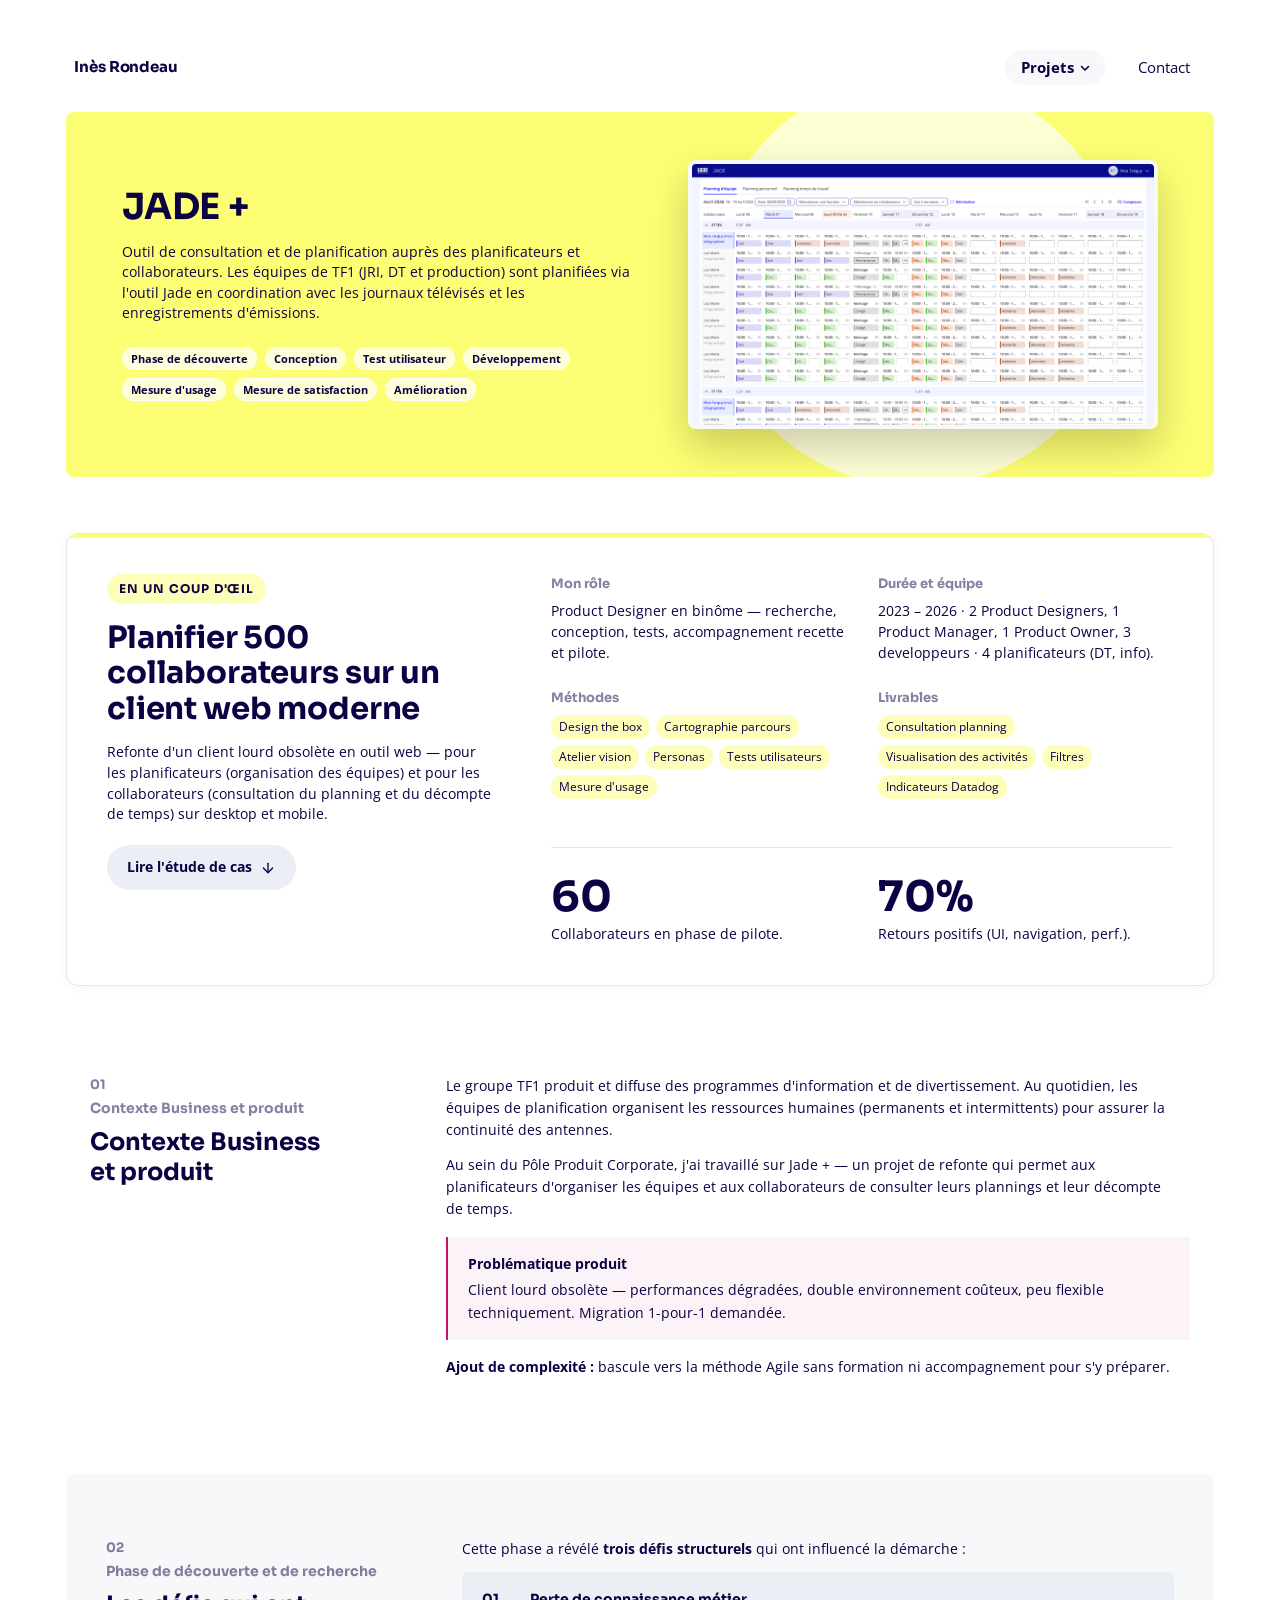
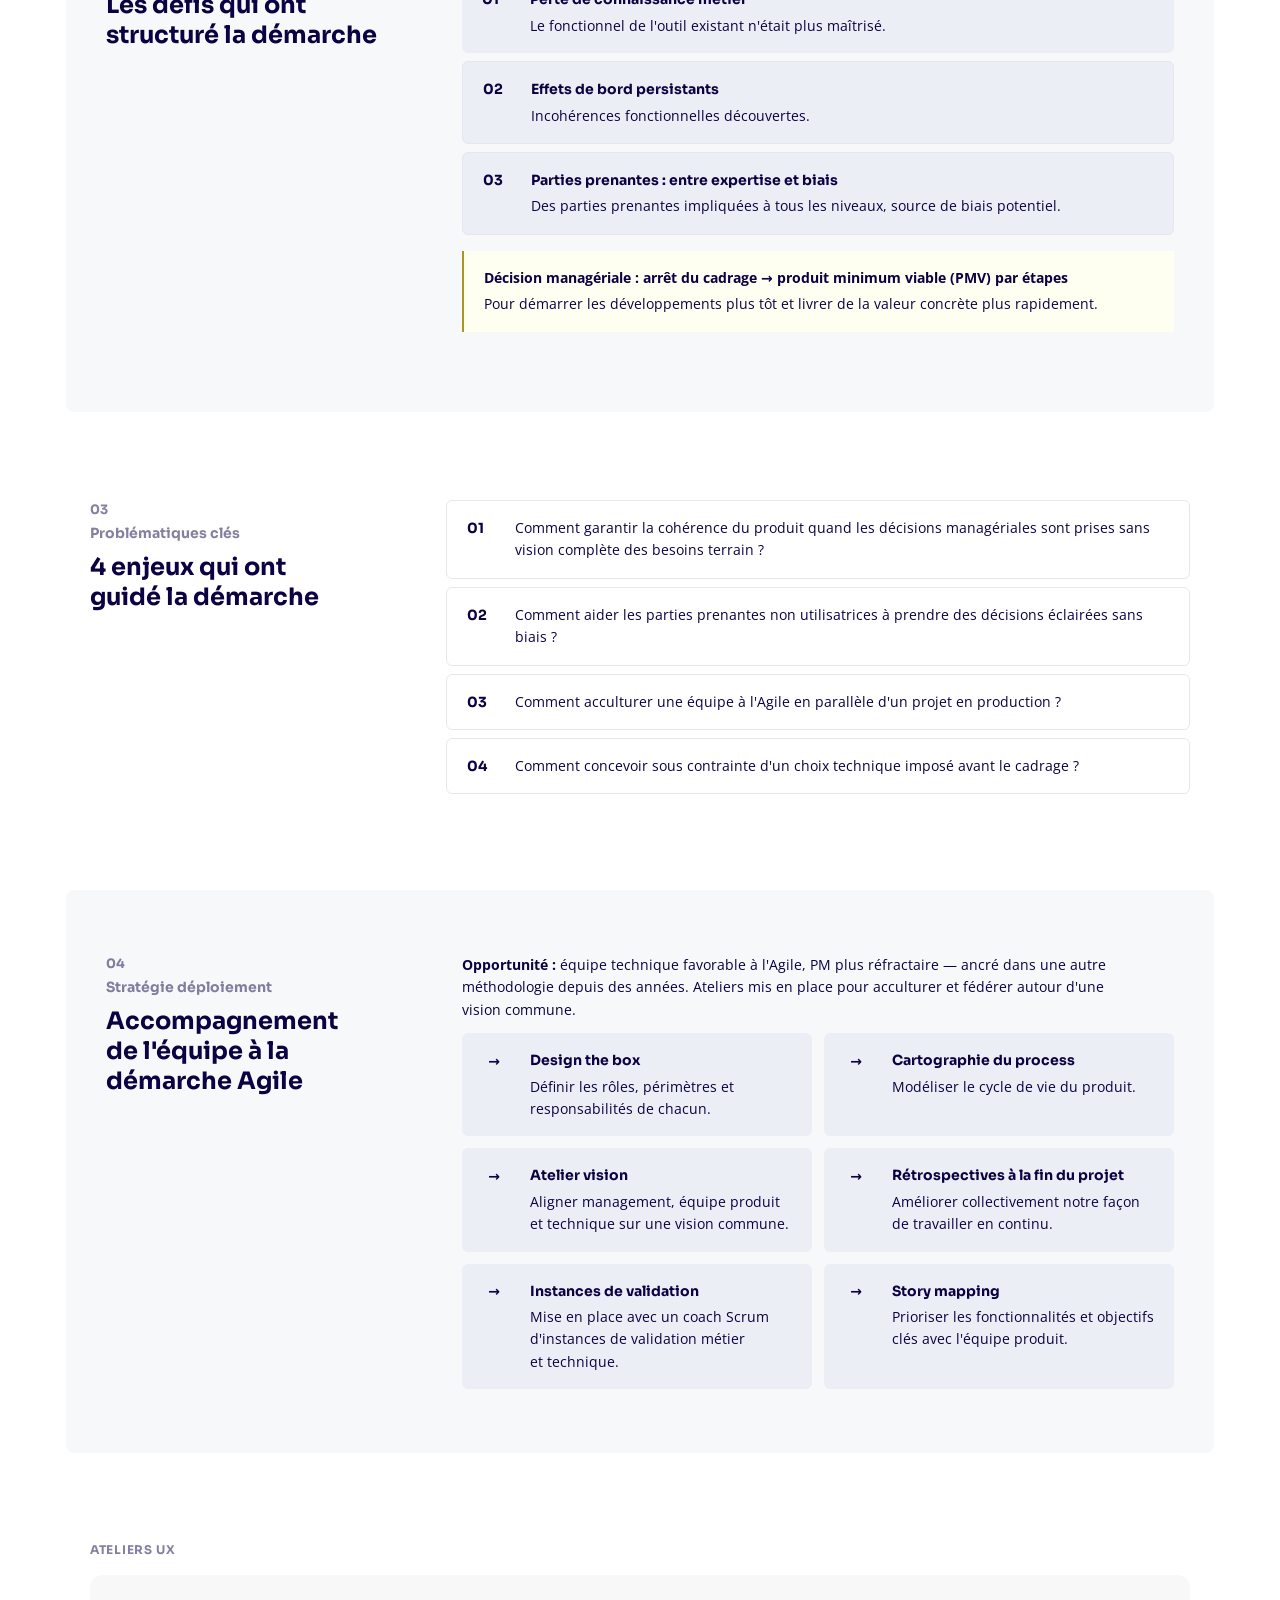
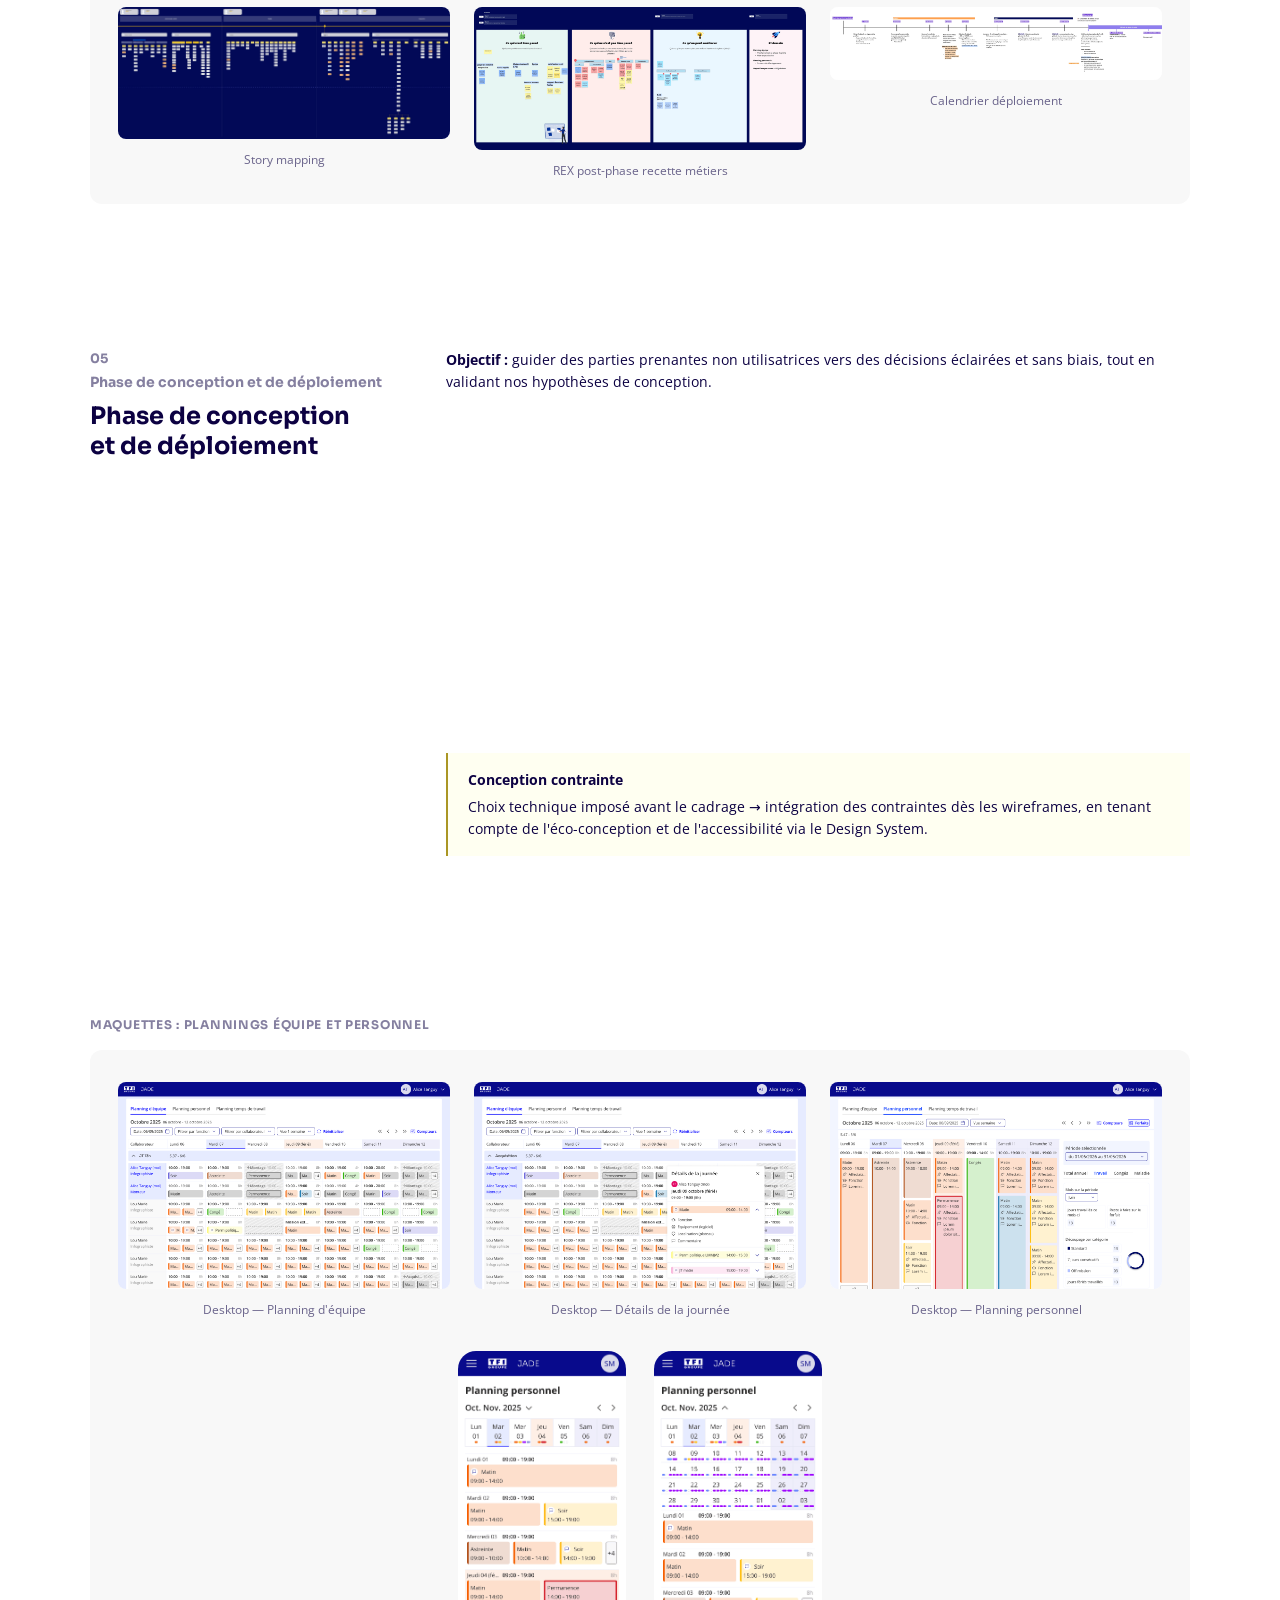
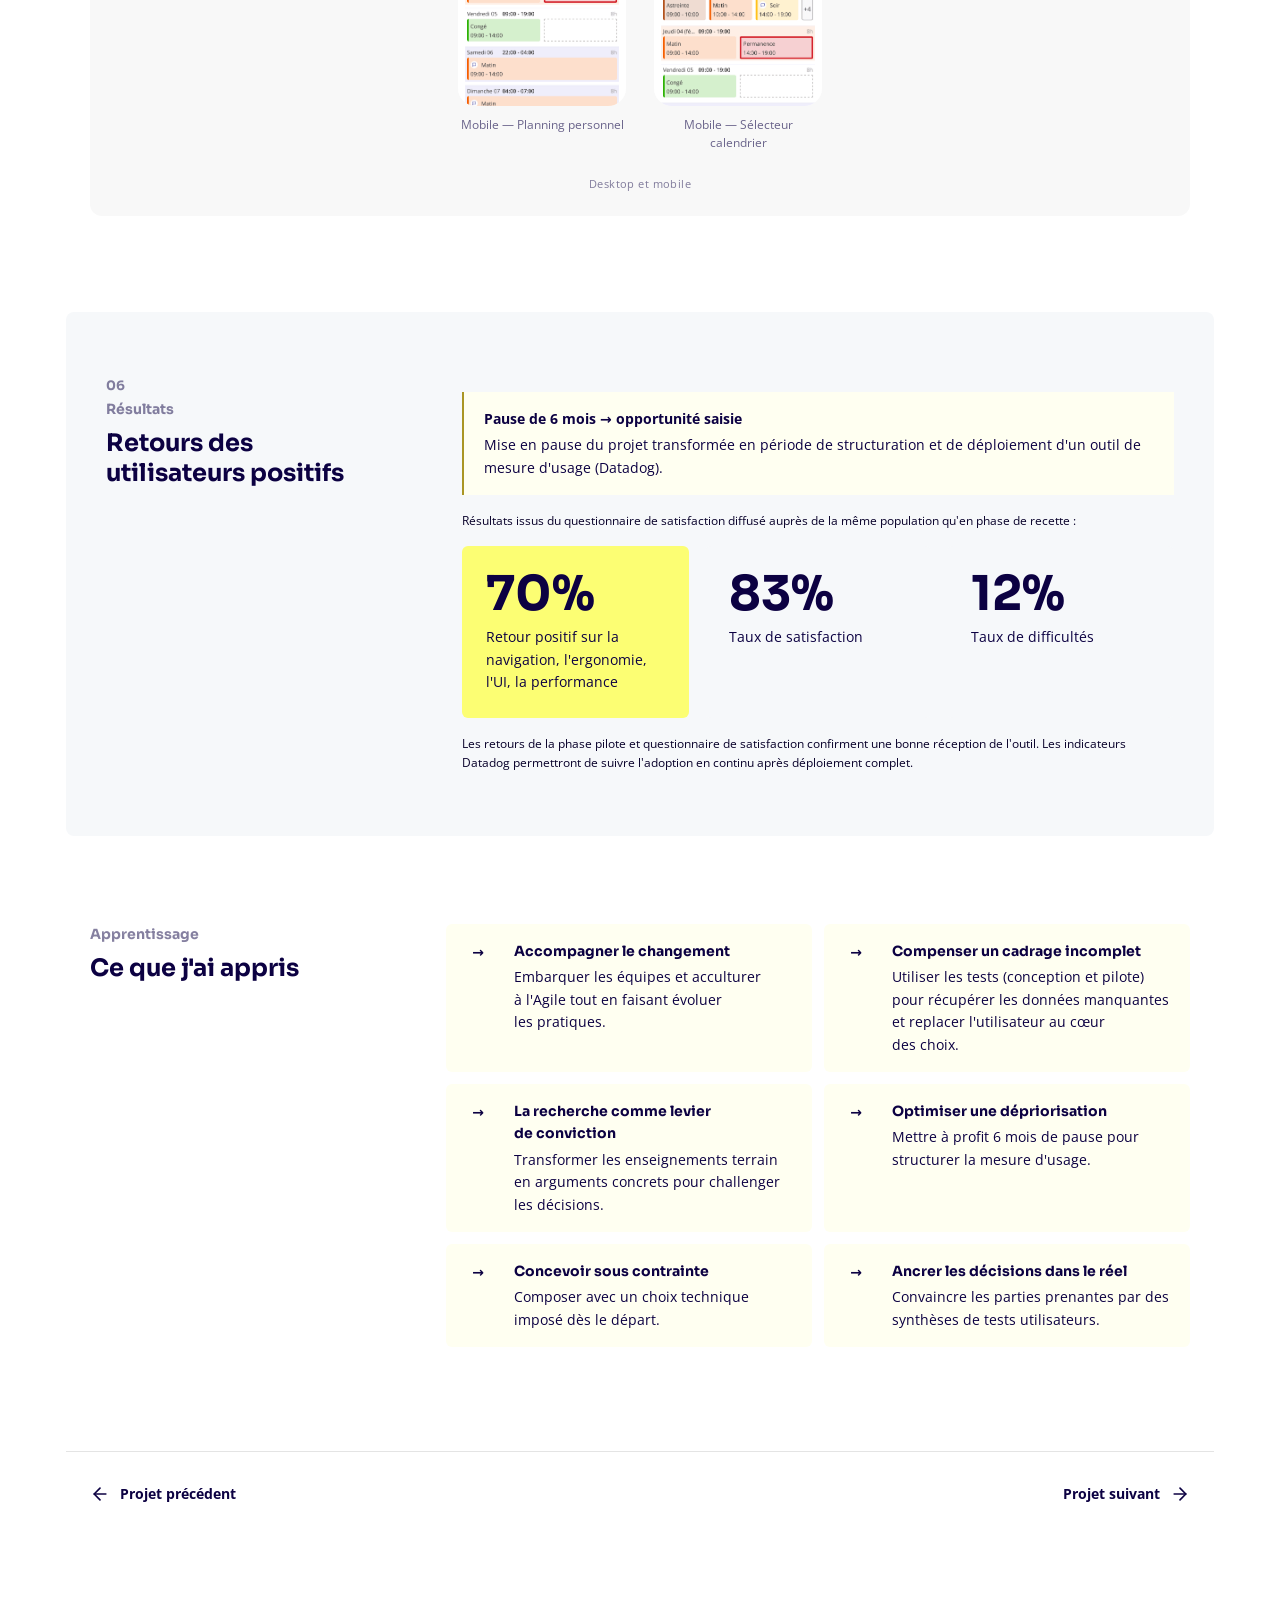
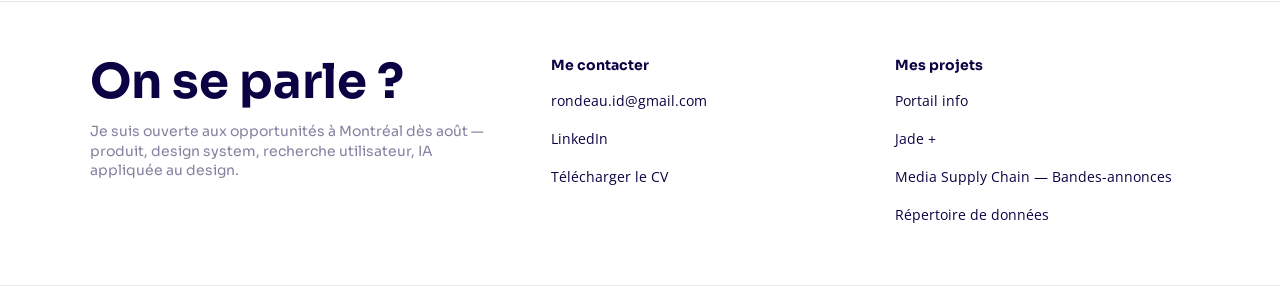
<file: projet-2-jade.html>
<!doctype html>
<html lang="fr">
<head>
  <meta charset="utf-8">
  <meta name="viewport" content="width=device-width, initial-scale=1">
  <title>Jade + — Inès Rondeau</title>
  <meta name="description" content="Étude de cas : Jade +, outil de consultation et de planification chez TF1.">
  <link rel="stylesheet" href="styles.css">
  <script defer src="reveal.js"></script>
</head>
<body data-screen-label="03 Projet 2 — Jade+" data-theme="yellow">

  <header class="page">
    <nav class="nav" aria-label="Principale">
      <a href="index.html" class="nav__brand">Inès Rondeau</a>
      <div class="nav__links">
        <span class="nav__group">
          <button type="button" class="nav__trigger" aria-haspopup="true" aria-expanded="false" aria-current="page">
            Projets
            <svg class="caret" viewBox="0 0 10 10" fill="none" aria-hidden="true"><path d="M1.5 3.5 L5 7 L8.5 3.5" stroke="currentColor" stroke-width="1.6" stroke-linecap="round" stroke-linejoin="round"/></svg>
          </button>
          <div class="nav__dropdown" role="menu">
            <a href="projet-1-portail-info.html" role="menuitem">Portail info</a>
            <a href="projet-2-jade.html" role="menuitem" aria-current="page">Jade +</a>
            <a href="projet-3-msc.html" role="menuitem">Media Supply Chain</a>
            <a href="projet-4-repertoire-donnees.html" role="menuitem">Répertoire de données</a>
          </div>
        </span>
        <a href="index.html#contact">Contact</a>
      </div>
    </nav>
  </header>

  <main class="container">

    <!-- ============================ HERO ============================ -->
    <section class="project-hero theme-yellow" aria-labelledby="p-title">
      <div class="project-hero__decor" aria-hidden="true"></div>
      <div class="project-hero__grid">
        <div>
          <h1 id="p-title">JADE +</h1>
          <p class="project-hero__lead">
            Outil de consultation et de planification auprès des planificateurs et collaborateurs.
            Les équipes de TF1 (JRI, DT et production) sont planifiées via l'outil Jade en coordination
            avec les journaux télévisés et les enregistrements d'émissions.
          </p>
          <div class="project-hero__tags">
            <span class="tag-hero">Phase de découverte</span>
            <span class="tag-hero">Conception</span>
            <span class="tag-hero">Test utilisateur</span>
            <span class="tag-hero">Développement</span>
            <span class="tag-hero">Mesure d'usage</span>
            <span class="tag-hero">Mesure de satisfaction</span>
            <span class="tag-hero">Amélioration</span>
          </div>
        </div>
        <div class="project-hero__image">
          <img src="assets/jade-hero-new.png" alt="Aperçu du planning d'équipe Jade+ — vue 2 semaines">
        </div>
      </div>
    </section>

    <!-- =================== EN UN COUP D'ŒIL ========================= -->
    <section class="glance reveal" aria-labelledby="glance-title">
      <div>
        <div class="glance__eyebrow">En un coup d'œil</div>
        <h2 id="glance-title" class="glance__title">Planifier 500 collaborateurs sur un client web moderne</h2>
        <p class="glance__lead">
          Refonte d'un client lourd obsolète en outil web — pour les planificateurs (organisation
          des équipes) et pour les collaborateurs (consultation du planning et du décompte de
          temps) sur desktop et mobile.
        </p>
        <a class="cta" href="#contexte">
          Lire l'étude de cas
          <svg width="16" height="16" viewBox="0 0 24 24" fill="none" stroke="currentColor" stroke-width="2" stroke-linecap="round" stroke-linejoin="round" aria-hidden="true"><line x1="12" y1="5" x2="12" y2="19"/><polyline points="5 12 12 19 19 12"/></svg>
        </a>
      </div>

      <div class="glance__grid">
        <div>
          <div class="glance__label">Mon rôle</div>
          <div class="glance__value">Product Designer en binôme — recherche, conception, tests, accompagnement recette et pilote.</div>
        </div>
        <div>
          <div class="glance__label">Durée et équipe</div>
          <div class="glance__value">2023 – 2026 · 2 Product Designers, 1 Product Manager, 1 Product Owner, 3 developpeurs · 4 planificateurs (DT, info).</div>
        </div>

        <div>
          <div class="glance__label">Méthodes</div>
          <div class="tag-row">
            <span class="tag">Design the box</span>
            <span class="tag">Cartographie parcours</span>
            <span class="tag">Atelier vision</span>
            <span class="tag">Personas</span>
            <span class="tag">Tests utilisateurs</span>
            <span class="tag">Mesure d'usage</span>
          </div>
        </div>
        <div>
          <div class="glance__label">Livrables</div>
          <div class="tag-row">
            <span class="tag">Consultation planning</span>
            <span class="tag">Visualisation des activités</span>
            <span class="tag">Filtres</span>
            <span class="tag">Indicateurs Datadog</span>
          </div>
        </div>

        <div class="glance__divider"></div>

        <div>
          <div class="metric">60</div>
          <div class="metric__caption">Collaborateurs en phase de pilote.</div>
        </div>
        <div>
          <div class="metric">70%</div>
          <div class="metric__caption">Retours positifs (UI, navigation, perf.).</div>
        </div>
      </div>
    </section>

    <!-- =================== 01 CONTEXTE ============================== -->
    <section id="contexte" class="section">
      <div class="section__head">
        <div class="num">01</div>
        <div class="eyebrow">Contexte Business et produit</div>
        <h2>Contexte Business et produit</h2>
      </div>
      <div class="section__body">
        <p>
          Le groupe TF1 produit et diffuse des programmes d'information et de divertissement.
          Au quotidien, les équipes de planification organisent les ressources humaines
          (permanents et intermittents) pour assurer la continuité des antennes.
        </p>
        <p>
          Au sein du Pôle Produit Corporate, j'ai travaillé sur Jade + — un projet de refonte
          qui permet aux planificateurs d'organiser les équipes et aux collaborateurs de consulter
          leurs plannings et leur décompte de temps.
        </p>
        <div class="callout callout--pink">
          <span class="callout__label">Problématique produit</span>
          Client lourd obsolète — performances dégradées, double environnement coûteux, peu
          flexible techniquement. Migration 1-pour-1 demandée.
        </div>
        <p>
          <strong>Ajout de complexité :</strong> bascule vers la méthode Agile sans formation
          ni accompagnement pour s'y préparer.
        </p>
      </div>
    </section>

    <!-- =================== 02 DÉFIS STRUCTURELS ===================== -->
    <section class="section section--soft reveal">
      <div class="section__head">
        <div class="num">02</div>
        <div class="eyebrow">Phase de découverte et de recherche</div>
        <h2>Les défis qui ont structuré la démarche</h2>
      </div>
      <div class="section__body">
        <p>Cette phase a révélé <strong>trois défis structurels</strong> qui ont influencé la démarche :</p>
        <div class="steps reveal-stagger">
          <div class="step" style="background-color: rgb(235, 238, 244); border-width: 0px">
            <span class="step__num">01</span>
            <div>
              <div class="step__title">Perte de connaissance métier</div>
              <div class="step__desc">Le fonctionnel de l'outil existant n'était plus maîtrisé.</div>
            </div>
          </div>
          <div class="step" style="background-color: rgb(235, 238, 244)">
            <span class="step__num">02</span>
            <div>
              <div class="step__title">Effets de bord persistants</div>
              <div class="step__desc">Incohérences fonctionnelles découvertes.</div>
            </div>
          </div>
          <div class="step" style="background-color: rgb(235, 238, 244)">
            <span class="step__num">03</span>
            <div>
              <div class="step__title">Parties prenantes : entre expertise et biais</div>
              <div class="step__desc">Des parties prenantes impliquées à tous les niveaux, source de biais potentiel.</div>
            </div>
          </div>
        </div>
        <div class="callout callout--yellow" style="background-color: rgb(255, 255, 241)">
          <span class="callout__label">Décision managériale : arrêt du cadrage → produit minimum viable (PMV) par étapes</span>
          Pour démarrer les développements plus tôt et livrer de la valeur concrète plus rapidement.
        </div>
      </div>
    </section>

    <!-- =================== 03 PROBLÉMATIQUES CLÉS =================== -->
    <section class="section reveal">
      <div class="section__head">
        <div class="num">03</div>
        <div class="eyebrow">Problématiques clés</div>
        <h2>4 enjeux qui ont guidé la démarche</h2>
      </div>
      <div class="section__body">
        <div class="steps reveal-stagger">
          <div class="step">
            <span class="step__num">01</span>
            <div>
              <div class="step__desc">Comment garantir la cohérence du produit quand les décisions managériales sont prises sans vision complète des besoins terrain ?</div>
            </div>
          </div>
          <div class="step">
            <span class="step__num">02</span>
            <div>
              <div class="step__desc">Comment aider les parties prenantes non utilisatrices à prendre des décisions éclairées sans biais ?</div>
            </div>
          </div>
          <div class="step">
            <span class="step__num">03</span>
            <div>
              <div class="step__desc">Comment acculturer une équipe à l'Agile en parallèle d'un projet en production ?</div>
            </div>
          </div>
          <div class="step">
            <span class="step__num">04</span>
            <div>
              <div class="step__desc">Comment concevoir sous contrainte d'un choix technique imposé avant le cadrage ?</div>
            </div>
          </div>
        </div>
      </div>
    </section>

    <!-- =================== 04 DÉMARCHE AGILE ======================== -->
    <section class="section section--soft reveal">
      <div class="section__head">
        <div class="num">04</div>
        <div class="eyebrow">Stratégie déploiement</div>
        <h2>Accompagnement de l'équipe à la démarche Agile</h2>
      </div>
      <div class="section__body">
        <p>
          <strong>Opportunité :</strong> équipe technique favorable à l'Agile, PM plus réfractaire —
          ancré dans une autre méthodologie depuis des années. Ateliers mis en place pour acculturer
          et fédérer autour d'une vision commune.
        </p>
        <div class="grid-2 reveal-stagger">
          <div class="step step--arrow" style="background-color: rgb(235, 238, 244); border-width: 0px">
            <span class="step__num"></span>
            <div>
              <div class="step__title">Design the box</div>
              <div class="step__desc">Définir les rôles, périmètres et responsabilités de chacun.</div>
            </div>
          </div>
          <div class="step step--arrow" style="background-color: rgb(235, 238, 244); border-width: 0px">
            <span class="step__num"></span>
            <div>
              <div class="step__title">Cartographie du process</div>
              <div class="step__desc">Modéliser le cycle de vie du produit.</div>
            </div>
          </div>
          <div class="step step--arrow" style="background-color: rgb(235, 238, 244); border-width: 0px">
            <span class="step__num"></span>
            <div>
              <div class="step__title">Atelier vision</div>
              <div class="step__desc">Aligner management, équipe produit et technique sur une vision commune.</div>
            </div>
          </div>
          <div class="step step--arrow" style="background-color: rgb(235, 238, 244); border-width: 0px">
            <span class="step__num"></span>
            <div>
              <div class="step__title">Rétrospectives à la fin du projet</div>
              <div class="step__desc">Améliorer collectivement notre façon de travailler en continu.</div>
            </div>
          </div>
          <div class="step step--arrow" style="background-color: rgb(235, 238, 244); border-width: 0px">
            <span class="step__num"></span>
            <div>
              <div class="step__title">Instances de validation</div>
              <div class="step__desc">Mise en place avec un coach Scrum d'instances de validation métier et technique.</div>
            </div>
          </div>
          <div class="step step--arrow" style="background-color: rgb(235, 238, 244); border-width: 0px">
            <span class="step__num"></span>
            <div>
              <div class="step__title">Story mapping</div>
              <div class="step__desc">Prioriser les fonctionnalités et objectifs clés avec l'équipe produit.</div>
            </div>
          </div>
        </div>
      </div>
    </section>

    <!-- =================== ATELIERS UX ============================= -->
    <section class="section reveal" style="grid-template-columns: 1fr;">
      <div>
        <div class="glance__eyebrow" style="margin-bottom:16px">Ateliers UX</div>
        <div class="maquettes-stage">
          <div class="gallery gallery--3 maquettes--ateliers reveal-stagger">
            <figure>
              <img src="assets/jade-atelier-storymapping.png" alt="Story mapping de l'équipe produit Jade+ — canvas Miro avec post-its">
              <figcaption>Story mapping</figcaption>
            </figure>
            <figure>
              <img src="assets/jade-atelier-rex.png" alt="REX post-phase recette métiers — 4 colonnes : ce qui s'est bien passé, ce qui n'a pas marché, à améliorer, et demain">
              <figcaption>REX post-phase recette métiers</figcaption>
            </figure>
            <figure>
              <img src="assets/jade-atelier-timeline.png" alt="Timeline stratégie d'accompagnement pilote et recette — calendrier de déploiement">
              <figcaption>Calendrier déploiement</figcaption>
            </figure>
          </div>
        </div>
      </div>
    </section>

    <!-- =================== 05 CONCEPTION ============================ -->
    <section class="section reveal">
      <div class="section__head">
        <div class="num">05</div>
        <div class="eyebrow">Phase de conception et de déploiement</div>
        <h2>Phase de conception et de déploiement</h2>
      </div>
      <div class="section__body">
        <p>
          <strong>Objectif :</strong> guider des parties prenantes non utilisatrices vers des décisions
          éclairées et sans biais, tout en validant nos hypothèses de conception.
        </p>
        <div class="steps reveal-stagger">
          <div class="step">
            <span class="step__num">01</span>
            <div>
              <div class="step__title">Personas</div>
              <div class="step__desc">S'appuyer sur la synthèse des personas pour objectiver les besoins et sortir du prisme des parties prenantes.</div>
            </div>
          </div>
          <div class="step">
            <span class="step__num">02</span>
            <div>
              <div class="step__title">Tests utilisateurs et recherche atomique UX</div>
              <div class="step__desc">S'appuyer sur les résultats pour argumenter auprès des parties prenantes et refléter les besoins réels des utilisateurs finaux.</div>
            </div>
          </div>
          <div class="step">
            <span class="step__num">03</span>
            <div>
              <div class="step__title">Accompagnement pour la phase de recette et pilote</div>
              <div class="step__desc">Profiter du déploiement pour faire tester les collaborateurs directement en production et remonter leurs besoins au cœur des décisions.</div>
            </div>
          </div>
        </div>
        <div class="callout callout--yellow" style="margin-top:16px; background-color: rgb(255, 255, 241)">
          <span class="callout__label">Conception contrainte</span>
          Choix technique imposé avant le cadrage → intégration des contraintes dès les wireframes,
          en tenant compte de l'éco-conception et de l'accessibilité via le Design System.
        </div>
      </div>
    </section>

    <!-- =================== MAQUETTES =============================== -->
    <section class="section reveal" style="grid-template-columns: 1fr;">
      <div>
        <div class="glance__eyebrow" style="margin-bottom:16px">Maquettes : plannings équipe et personnel</div>

        <div class="maquettes-stage">
          <!-- Desktop screens — primary -->
          <div class="gallery gallery--3 maquettes--desktop reveal-stagger">
            <figure>
              <img src="assets/jade-equipe-1.png" alt="Planning d'équipe — vue JT 13h, semaine du 06 au 12 octobre">
              <figcaption>Desktop — Planning d'équipe</figcaption>
            </figure>
            <figure>
              <img src="assets/jade-equipe-2.png" alt="Planning d'équipe — modale Détails de la journée">
              <figcaption>Desktop — Détails de la journée</figcaption>
            </figure>
            <figure>
              <img src="assets/jade-personnel.png" alt="Planning personnel — forfait travail et compteurs">
              <figcaption>Desktop — Planning personnel</figcaption>
            </figure>
          </div>

          <!-- Mobile screens — secondary -->
          <div class="maquettes--mobile reveal-stagger">
            <figure>
              <img src="assets/jade-mobile-1.png" alt="Mobile — Planning personnel, vue semaine">
              <figcaption>Mobile — Planning personnel</figcaption>
            </figure>
            <figure>
              <img src="assets/jade-mobile-2.png" alt="Mobile — Planning personnel avec sélecteur calendrier déployé">
              <figcaption>Mobile — Sélecteur calendrier</figcaption>
            </figure>
          </div>

          <p class="maquettes__legend">Desktop et mobile</p>
        </div>
      </div>
    </section>

    <!-- =================== 06 RÉSULTATS ============================ -->
    <section class="section section--soft reveal">
      <div class="section__head">
        <div class="num">06</div>
        <div class="eyebrow">Résultats</div>
        <h2>Retours des utilisateurs positifs</h2>
      </div>
      <div class="section__body">
        <div class="callout callout--yellow" style="background-color: rgb(255, 255, 241)">
          <span class="callout__label">Pause de 6 mois → opportunité saisie</span>
          Mise en pause du projet transformée en période de structuration et de déploiement d'un
          outil de mesure d'usage (Datadog).
        </div>
        <p class="muted small" style="margin-bottom:16px; color: rgb(8, 1, 42)">Résultats issus du questionnaire de satisfaction diffusé auprès de la même population qu'en phase de recette : </p>
        <div class="metrics reveal-stagger">
          <div class="metric-card metric-card--highlight">
            <div class="metric">70%</div>
            <div class="metric__caption">Retour positif sur la navigation, l'ergonomie, l'UI, la performance</div>
          </div>
          <div class="metric-card">
            <div class="metric muted"><span style="color: #0C0142">83%</span></div>
            <div class="metric__caption">Taux de satisfaction</div>
          </div>
          <div class="metric-card">
            <div class="metric muted"><span style="color: #0C0142">12%</span></div>
            <div class="metric__caption">Taux de difficultés</div>
          </div>
        </div>
        <p class="muted small" style="margin-top:16px"><span style="color: #08012A">
          Les retours de la phase pilote et questionnaire de satisfaction confirment une bonne réception de l'outil. Les indicateurs
          Datadog permettront de suivre l'adoption en continu après déploiement complet.
        </span></p>
      </div>
    </section>

    <!-- =================== APPRENTISSAGE =========================== -->
    <section class="section reveal">
      <div class="section__head">
        <div class="eyebrow">Apprentissage</div>
        <h2>Ce que j'ai appris</h2>
      </div>
      <div class="section__body">
        <div class="grid-2 reveal-stagger">
          <div class="step step--arrow" style="background-color: rgb(255, 255, 241); border-width: 0px">
            <span class="step__num"></span>
            <div>
              <div class="step__title">Accompagner le changement</div>
              <div class="step__desc">Embarquer les équipes et acculturer à l'Agile tout en faisant évoluer les pratiques.</div>
            </div>
          </div>
          <div class="step step--arrow" style="background-color: rgb(255, 255, 241); border-width: 0px">
            <span class="step__num"></span>
            <div>
              <div class="step__title">Compenser un cadrage incomplet</div>
              <div class="step__desc">Utiliser les tests (conception et pilote) pour récupérer les données manquantes et replacer l'utilisateur au cœur des choix.</div>
            </div>
          </div>
          <div class="step step--arrow" style="background-color: rgb(255, 255, 241); border-width: 0px">
            <span class="step__num"></span>
            <div>
              <div class="step__title">La recherche comme levier de conviction</div>
              <div class="step__desc">Transformer les enseignements terrain en arguments concrets pour challenger les décisions.</div>
            </div>
          </div>
          <div class="step step--arrow" style="background-color: rgb(255, 255, 241); border-width: 0px">
            <span class="step__num"></span>
            <div>
              <div class="step__title">Optimiser une dépriorisation</div>
              <div class="step__desc">Mettre à profit 6 mois de pause pour structurer la mesure d'usage.</div>
            </div>
          </div>
          <div class="step step--arrow" style="background-color: rgb(255, 255, 241); border-width: 0px">
            <span class="step__num"></span>
            <div>
              <div class="step__title">Concevoir sous contrainte</div>
              <div class="step__desc">Composer avec un choix technique imposé dès le départ.</div>
            </div>
          </div>
          <div class="step step--arrow" style="background-color: rgb(255, 255, 241); border-width: 0px">
            <span class="step__num"></span>
            <div>
              <div class="step__title">Ancrer les décisions dans le réel</div>
              <div class="step__desc">Convaincre les parties prenantes par des synthèses de tests utilisateurs.</div>
            </div>
          </div>
        </div>
      </div>
    </section>

    <!-- =================== PROJECT NAV ============================= -->
    <nav class="project-nav reveal" aria-label="Navigation entre projets">
      <a href="projet-1-portail-info.html">
        <svg width="20" height="20" viewBox="0 0 24 24" fill="none" stroke="currentColor" stroke-width="2" stroke-linecap="round" stroke-linejoin="round" aria-hidden="true"><line x1="19" y1="12" x2="5" y2="12"/><polyline points="12 19 5 12 12 5"/></svg>
        Projet précédent
      </a>
      <a href="projet-3-msc.html">
        Projet suivant
        <svg width="20" height="20" viewBox="0 0 24 24" fill="none" stroke="currentColor" stroke-width="2" stroke-linecap="round" stroke-linejoin="round" aria-hidden="true"><line x1="5" y1="12" x2="19" y2="12"/><polyline points="12 5 19 12 12 19"/></svg>
      </a>
    </nav>

  </main>

  <!-- =================== FOOTER ===================================== -->
  <footer class="footer reveal" id="contact">
    <div class="footer__inner">
      <div>
        <h2 class="footer__title">On se parle ?</h2>
        <p class="footer__lead">
          Je suis ouverte aux opportunités à Montréal dès août — produit, design system,
          recherche utilisateur, IA appliquée au design.
        </p>
      </div>
      <div>
        <h3 class="footer__heading">Me contacter</h3>
        <ul class="footer__list">
          <li><a href="mailto:rondeau.id@gmail.com">rondeau.id@gmail.com</a></li>
          <li><a href="https://www.linkedin.com/in/in%C3%A8s-rondeau-173500bb/" target="_blank" rel="noopener">LinkedIn</a></li>
          <li><a href="cv-ines-rondeau.html">Télécharger le CV</a></li>
        </ul>
      </div>
      <div>
        <h3 class="footer__heading">Mes projets</h3>
        <ul class="footer__list">
          <li><a href="projet-1-portail-info.html">Portail info</a></li>
          <li><a href="projet-2-jade.html" aria-current="page">Jade +</a></li>
          <li><a href="projet-3-msc.html">Media Supply Chain — Bandes-annonces</a></li>
          <li><a href="projet-4-repertoire-donnees.html">Répertoire de données</a></li>
        </ul>
      </div>
    </div>
  </footer>

</body>
</html>
</file>
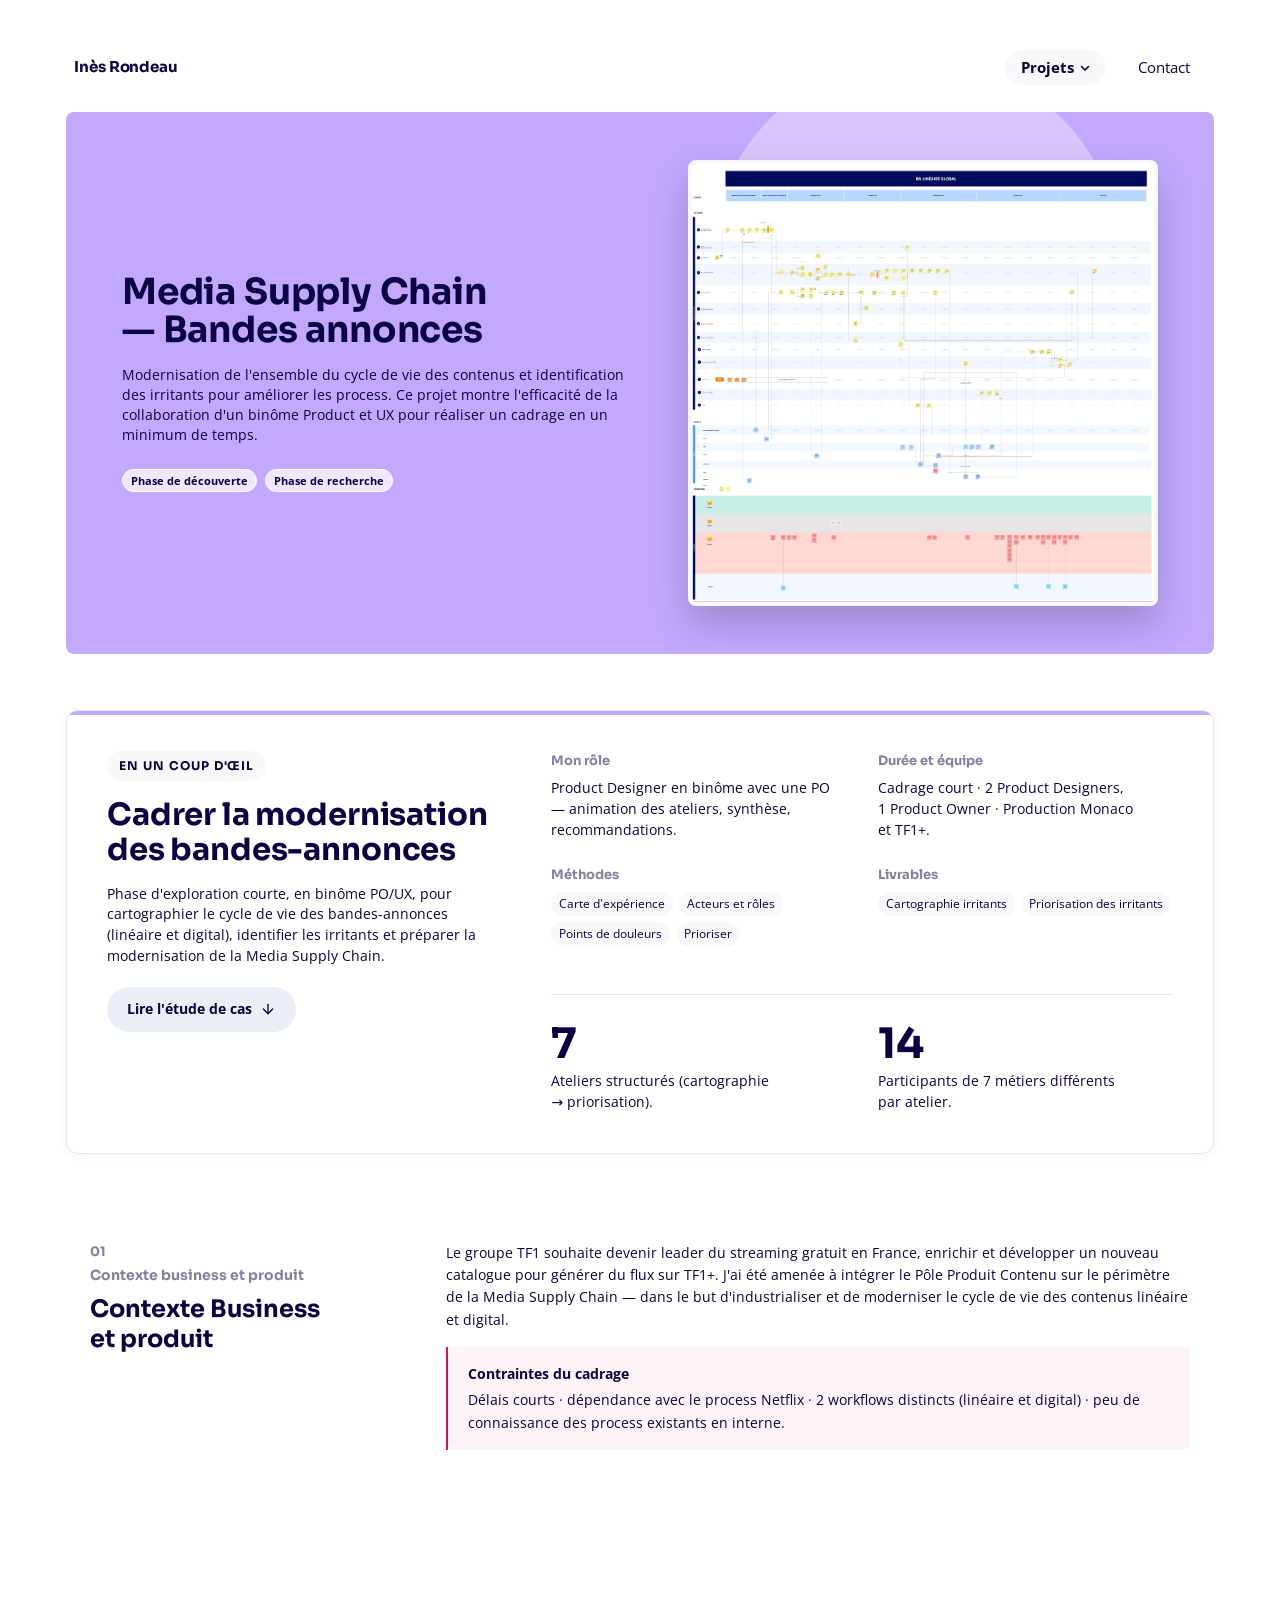
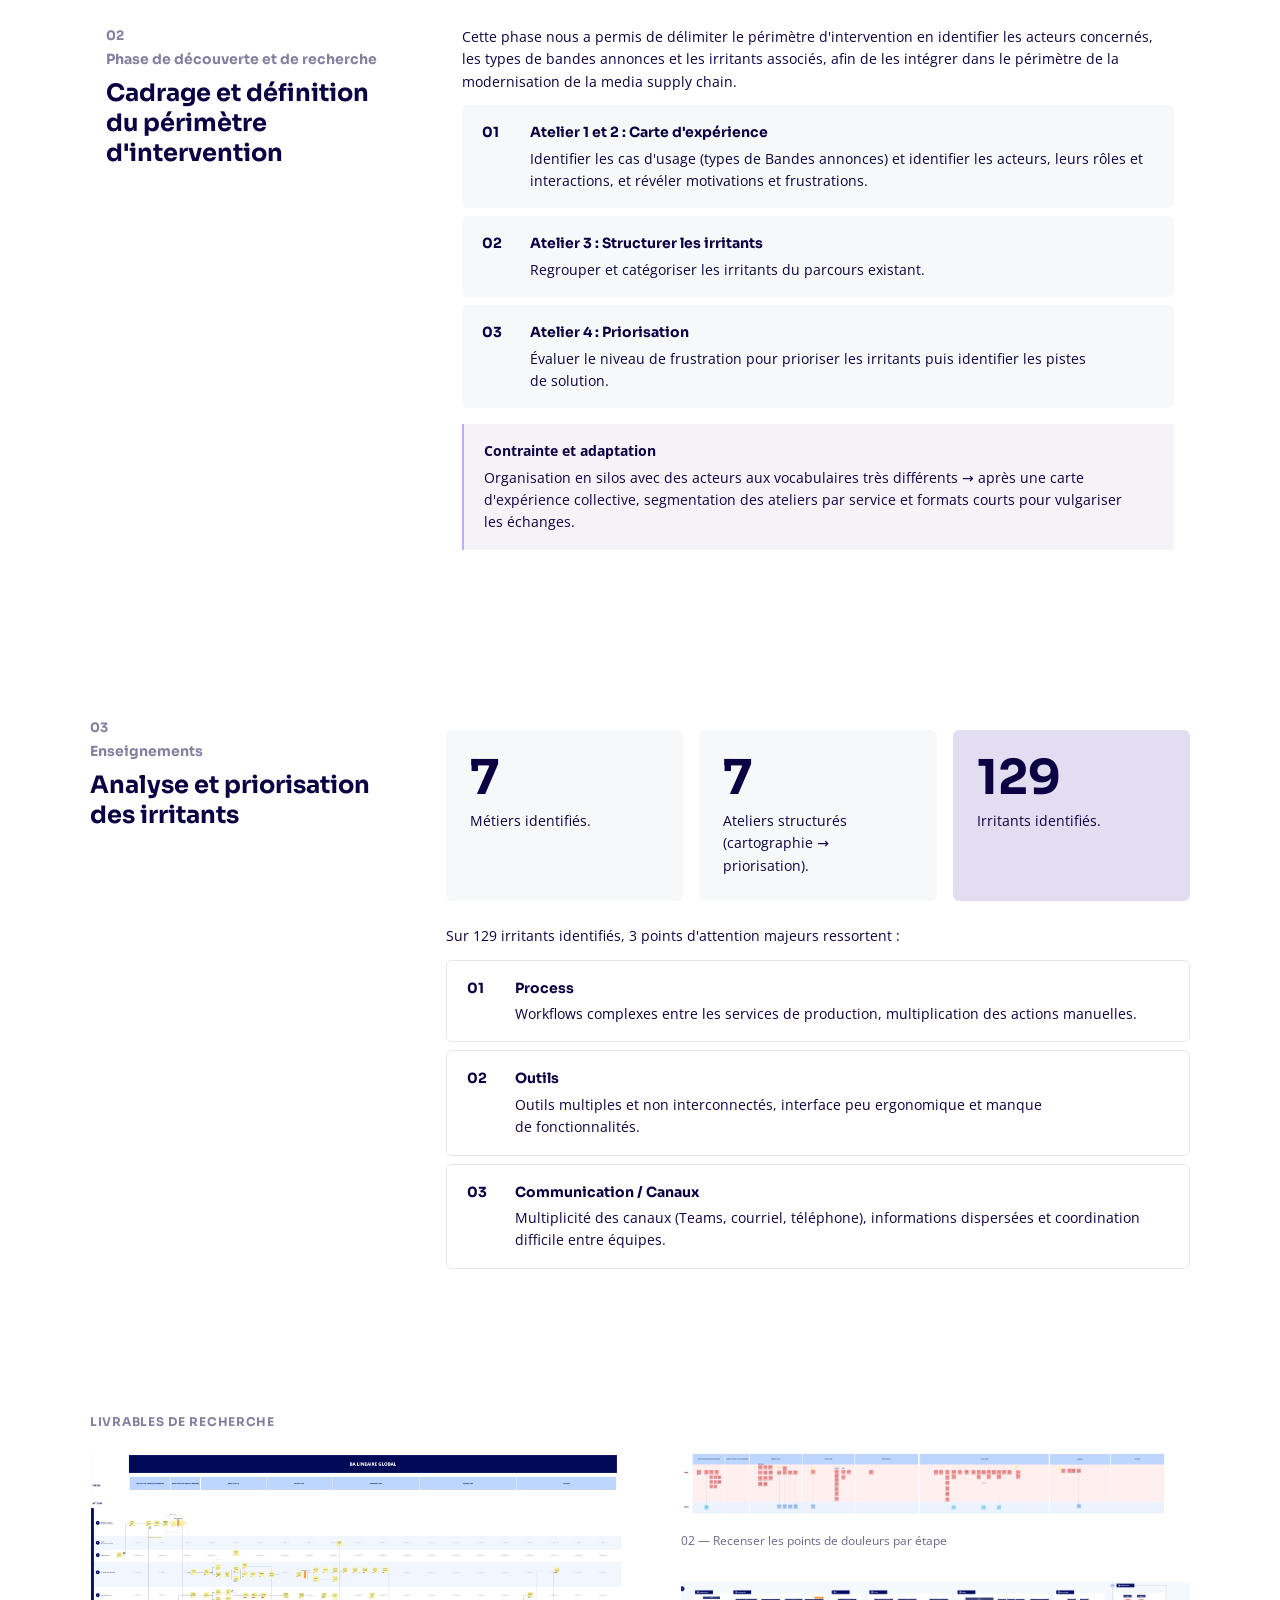
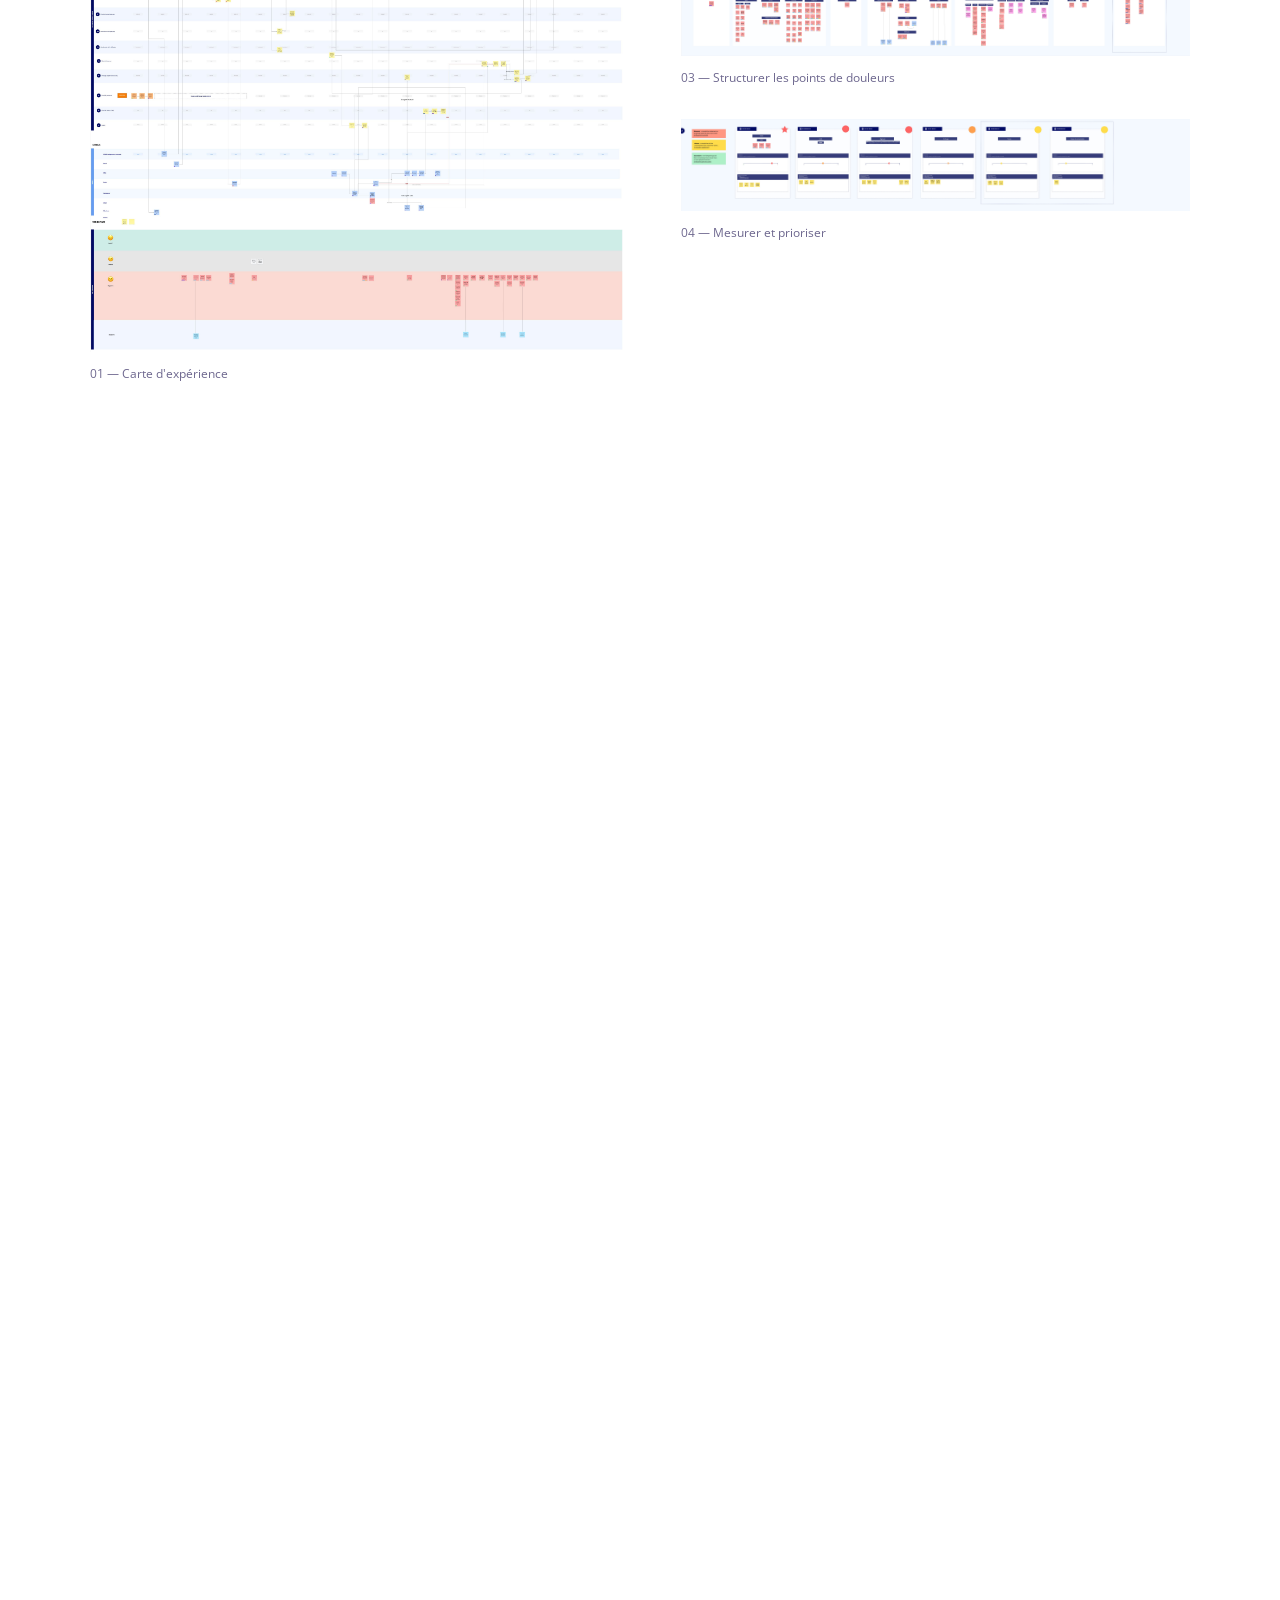
<file: projet-3-msc.html>
<!doctype html>
<html lang="fr">
<head>
  <meta charset="utf-8">
  <meta name="viewport" content="width=device-width, initial-scale=1">
  <title>Media Supply Chain — Inès Rondeau</title>
  <meta name="description" content="Étude de cas : Media Supply Chain — Bandes-annonces, cadrage chez TF1+.">
  <link rel="stylesheet" href="styles.css">
  <script defer src="reveal.js"></script>
</head>
<body data-screen-label="04 Projet 3 — Media Supply Chain" data-theme="purple">

  <header class="page">
    <nav class="nav" aria-label="Principale">
      <a href="index.html" class="nav__brand">Inès Rondeau</a>
      <div class="nav__links">
        <span class="nav__group">
          <button type="button" class="nav__trigger" aria-haspopup="true" aria-expanded="false" aria-current="page">
            Projets
            <svg class="caret" viewBox="0 0 10 10" fill="none" aria-hidden="true"><path d="M1.5 3.5 L5 7 L8.5 3.5" stroke="currentColor" stroke-width="1.6" stroke-linecap="round" stroke-linejoin="round"/></svg>
          </button>
          <div class="nav__dropdown" role="menu">
            <a href="projet-1-portail-info.html" role="menuitem">Portail info</a>
            <a href="projet-2-jade.html" role="menuitem">Jade +</a>
            <a href="projet-3-msc.html" role="menuitem" aria-current="page">Media Supply Chain</a>
            <a href="projet-4-repertoire-donnees.html" role="menuitem">Répertoire de données</a>
          </div>
        </span>
        <a href="index.html#contact">Contact</a>
      </div>
    </nav>
  </header>

  <main class="container">

    <!-- ============================ HERO ============================ -->
    <section class="project-hero theme-purple" aria-labelledby="p-title">
      <div class="project-hero__decor" aria-hidden="true"></div>
      <div class="project-hero__grid">
        <div>
          <h1 id="p-title">Media Supply Chain — Bandes annonces</h1>
          <p class="project-hero__lead">
            Modernisation de l'ensemble du cycle de vie des contenus et identification des
            irritants pour améliorer les process. Ce projet montre l'efficacité de la
            collaboration d'un binôme Product et UX pour réaliser un cadrage en un minimum de temps.
          </p>
          <div class="project-hero__tags">
            <span class="tag-hero">Phase de découverte</span>
            <span class="tag-hero">Phase de recherche</span>
          </div>
        </div>
        <div class="project-hero__image">
          <img src="assets/msc-hero.png" alt="Aperçu de la cartographie Media Supply Chain">
        </div>
      </div>
    </section>

    <!-- =================== EN UN COUP D'ŒIL ========================= -->
    <section class="glance reveal" aria-labelledby="glance-title">
      <div>
        <div class="glance__eyebrow">En un coup d'œil</div>
        <h2 id="glance-title" class="glance__title">Cadrer la modernisation des bandes-annonces</h2>
        <p class="glance__lead">
          Phase d'exploration courte, en binôme PO/UX, pour cartographier le cycle de vie des
          bandes-annonces (linéaire et digital), identifier les irritants et préparer la
          modernisation de la Media Supply Chain.
        </p>
        <a class="cta" href="#contexte">
          Lire l'étude de cas
          <svg width="16" height="16" viewBox="0 0 24 24" fill="none" stroke="currentColor" stroke-width="2" stroke-linecap="round" stroke-linejoin="round" aria-hidden="true"><line x1="12" y1="5" x2="12" y2="19"/><polyline points="5 12 12 19 19 12"/></svg>
        </a>
      </div>

      <div class="glance__grid">
        <div>
          <div class="glance__label">Mon rôle</div>
          <div class="glance__value">Product Designer en binôme avec une PO — animation des ateliers, synthèse, recommandations.</div>
        </div>
        <div>
          <div class="glance__label">Durée et équipe</div>
          <div class="glance__value">Cadrage court · 2 Product Designers, 1 Product Owner · Production Monaco et TF1+.</div>
        </div>

        <div>
          <div class="glance__label">Méthodes</div>
          <div class="tag-row">
            <span class="tag">Carte d'expérience</span>
            <span class="tag">Acteurs et rôles</span>
            <span class="tag">Points de douleurs</span>
            <span class="tag">Prioriser</span>
          </div>
        </div>
        <div>
          <div class="glance__label">Livrables</div>
          <div class="tag-row">
            <span class="tag">Cartographie irritants</span>
            <span class="tag">Priorisation des irritants</span>
          </div>
        </div>

        <div class="glance__divider"></div>

        <div>
          <div class="metric">7</div>
          <div class="metric__caption">Ateliers structurés (cartographie → priorisation).</div>
        </div>
        <div>
          <div class="metric">14</div>
          <div class="metric__caption">Participants de 7 métiers différents par atelier.</div>
        </div>
      </div>
    </section>

    <!-- =================== 01 CONTEXTE ============================== -->
    <section id="contexte" class="section">
      <div class="section__head">
        <div class="num">01</div>
        <div class="eyebrow">Contexte business et produit</div>
        <h2>Contexte Business et produit</h2>
      </div>
      <div class="section__body">
        <p>
          Le groupe TF1 souhaite devenir leader du streaming gratuit en France, enrichir et
          développer un nouveau catalogue pour générer du flux sur TF1+. J'ai été amenée à
          intégrer le Pôle Produit Contenu sur le périmètre de la Media Supply Chain — dans le
          but d'industrialiser et de moderniser le cycle de vie des contenus linéaire et digital.
        </p>
        <div class="callout callout--pink">
          <span class="callout__label">Contraintes du cadrage</span>
          Délais courts · dépendance avec le process Netflix · 2 workflows distincts (linéaire et
          digital) · peu de connaissance des process existants en interne.
        </div>
      </div>
    </section>

    <!-- =================== 02 CADRAGE =============================== -->
    <section class="section section--soft reveal" style="background-color: rgb(255, 255, 255)">
      <div class="section__head">
        <div class="num">02</div>
        <div class="eyebrow">Phase de découverte et de recherche</div>
        <h2>Cadrage et définition du périmètre d'intervention</h2>
      </div>
      <div class="section__body">
        <p>
          Cette phase nous a permis de délimiter le périmètre d'intervention en identifier les
          acteurs concernés, les types de bandes annonces et les irritants associés, afin de les
          intégrer dans le périmètre de la modernisation de la media supply chain.
        </p>
        <div class="steps reveal-stagger">
          <div class="step" style="background-color: rgb(246, 248, 250); border-width: 0px">
            <span class="step__num">01</span>
            <div>
              <div class="step__title">Atelier 1 et 2 : Carte d'expérience</div>
              <div class="step__desc">Identifier les cas d'usage (types de Bandes annonces) et identifier les acteurs, leurs rôles et interactions, et révéler motivations et frustrations.</div>
            </div>
          </div>
          <div class="step" style="background-color: rgb(246, 248, 250); border-width: 0px">
            <span class="step__num">02</span>
            <div>
              <div class="step__title">Atelier 3 : Structurer les irritants</div>
              <div class="step__desc">Regrouper et catégoriser les irritants du parcours existant.</div>
            </div>
          </div>
          <div class="step" style="background-color: rgb(246, 248, 250); border-width: 0px">
            <span class="step__num">03</span>
            <div>
              <div class="step__title">Atelier 4 : Priorisation</div>
              <div class="step__desc">Évaluer le niveau de frustration pour prioriser les irritants puis identifier les pistes de solution.</div>
            </div>
          </div>
        </div>
        <div class="callout callout--purple">
          <span class="callout__label">Contrainte et adaptation</span>
          Organisation en silos avec des acteurs aux vocabulaires très différents → après une
          carte d'expérience collective, segmentation des ateliers par service et formats courts pour
          vulgariser les échanges.
        </div>
      </div>
    </section>

    <!-- =================== 03 ANALYSE / PRIORISATION DES IRRITANTS == -->
    <section class="section reveal">
      <div class="section__head">
        <div class="num">03</div>
        <div class="eyebrow">Enseignements</div>
        <h2>Analyse et priorisation des irritants</h2>
      </div>
      <div class="section__body">
        <div class="metrics reveal-stagger">
          <div class="metric-card">
            <div class="metric">7</div>
            <div class="metric__caption">Métiers identifiés.</div>
          </div>
          <div class="metric-card">
            <div class="metric">7</div>
            <div class="metric__caption">Ateliers structurés (cartographie → priorisation).</div>
          </div>
          <div class="metric-card" style="background-color: rgb(227, 221, 241)">
            <div class="metric">129</div>
            <div class="metric__caption">Irritants identifiés.</div>
          </div>
        </div>
        <p style="margin-top:24px">Sur 129 irritants identifiés, 3 points d'attention majeurs ressortent :</p>
        <div class="steps reveal-stagger">
          <div class="step">
            <span class="step__num">01</span>
            <div>
              <div class="step__title">Process</div>
              <div class="step__desc">Workflows complexes entre les services de production, multiplication des actions manuelles.</div>
            </div>
          </div>
          <div class="step">
            <span class="step__num">02</span>
            <div>
              <div class="step__title">Outils</div>
              <div class="step__desc">Outils multiples et non interconnectés, interface peu ergonomique et manque de fonctionnalités.</div>
            </div>
          </div>
          <div class="step">
            <span class="step__num">03</span>
            <div>
              <div class="step__title">Communication / Canaux</div>
              <div class="step__desc">Multiplicité des canaux (Teams, courriel, téléphone), informations dispersées et coordination difficile entre équipes.</div>
            </div>
          </div>
        </div>
      </div>
    </section>

    <!-- =================== LIVRABLES =============================== -->
    <section class="section reveal" style="grid-template-columns: 1fr;">
      <div>
        <div class="glance__eyebrow" style="margin-bottom:16px">Livrables de recherche</div>
        <div class="livrables-msc reveal-stagger">
          <figure class="livrables-msc__main">
            <img src="assets/msc-livrable-01-carte.jpg" alt="Carte d'expérience — BA Linéaire Global : étapes, acteurs, outils, verbatims et irritants">
            <figcaption>01 — Carte d'expérience</figcaption>
          </figure>
          <div class="livrables-msc__stack">
            <figure>
              <img src="assets/msc-livrable-02-recenser.jpg" alt="Atelier — recenser les points de douleurs par étape du parcours BA">
              <figcaption>02 — Recenser les points de douleurs par étape</figcaption>
            </figure>
            <figure>
              <img src="assets/msc-livrable-03-structurer.jpg" alt="Atelier — structurer les points de douleurs par familles">
              <figcaption>03 — Structurer les points de douleurs</figcaption>
            </figure>
            <figure>
              <img src="assets/msc-livrable-04-prioriser.jpg" alt="Atelier — mesurer l'intensité des irritants et prioriser">
              <figcaption>04 — Mesurer et prioriser</figcaption>
            </figure>
          </div>
        </div>
      </div>
    </section>

    <!-- =================== 04 PROBLÉMATIQUE ======================== -->
    <section class="section reveal">
      <div class="section__head">
        <div class="num">04</div>
        <div class="eyebrow">Problématique et hypothèse</div>
        <h2>Problématique et hypothèse</h2>
      </div>
      <div class="section__body">
        <div class="callout callout--pink">
          <span class="callout__label">Problématique centrale</span>
          Comment améliorer les process et les flux de communication entre les acteurs pour
          éliminer les frictions, réduire les contournements et replacer chaque métier au cœur
          de la chaîne de valeur ?
        </div>

        <div class="panel-soft" style="background: var(--bg-card); margin-top: 16px;">
          <div class="step__title" style="margin-bottom:12px">Hypothèses de solution</div>
          <ul style="margin:0; padding-left:18px; line-height:1.8;">
            <li>Simplification des processus existants</li>
            <li>Réduction du nombre d'outils</li>
            <li>Unification de la communication — canal unique structuré</li>
            <li>Co-conception organisationnelle avec tous les acteurs</li>
          </ul>
        </div>
      </div>
    </section>

    <!-- =================== APPRENTISSAGE =========================== -->
    <section class="section reveal">
      <div class="section__head">
        <div class="eyebrow">Apprentissage</div>
        <h2>Ce que j'ai appris</h2>
      </div>
      <div class="section__body">
        <div class="grid-2 reveal-stagger">
          <div class="step step--arrow" style="background-color: rgb(244, 241, 250); border-width: 0px">
            <span class="step__num"></span>
            <div>
              <div class="step__title">Monter rapidement en compétence</div>
              <div class="step__desc">Sur un vocabulaire spécifique à la Media Supply Chain.</div>
            </div>
          </div>
          <div class="step step--arrow" style="background-color: rgb(244, 241, 250); border-width: 0px">
            <span class="step__num"></span>
            <div>
              <div class="step__title">Fédérer et embarquer</div>
              <div class="step__desc">Des acteurs peu familiers de la méthodologie UX.</div>
            </div>
          </div>
          <div class="step step--arrow" style="background-color: rgb(244, 241, 250); border-width: 0px">
            <span class="step__num"></span>
            <div>
              <div class="step__title">Optimiser et condenser les ateliers</div>
              <div class="step__desc">De cadrage pour s'adapter aux contraintes de temps des interlocuteurs.</div>
            </div>
          </div>
          <div class="step step--arrow" style="background-color: rgb(244, 241, 250); border-width: 0px">
            <span class="step__num"></span>
            <div>
              <div class="step__title">Appréhender et appliquer</div>
              <div class="step__desc">Des méthodes de priorisation adaptées au contexte.</div>
            </div>
          </div>
        </div>
      </div>
    </section>

    <!-- =================== PROJECT NAV ============================= -->
    <nav class="project-nav reveal" aria-label="Navigation entre projets">
      <a href="projet-2-jade.html">
        <svg width="20" height="20" viewBox="0 0 24 24" fill="none" stroke="currentColor" stroke-width="2" stroke-linecap="round" stroke-linejoin="round" aria-hidden="true"><line x1="19" y1="12" x2="5" y2="12"/><polyline points="12 19 5 12 12 5"/></svg>
        Projet précédent
      </a>
      <a href="projet-4-repertoire-donnees.html">
        Projet suivant
        <svg width="20" height="20" viewBox="0 0 24 24" fill="none" stroke="currentColor" stroke-width="2" stroke-linecap="round" stroke-linejoin="round" aria-hidden="true"><line x1="5" y1="12" x2="19" y2="12"/><polyline points="12 5 19 12 12 19"/></svg>
      </a>
    </nav>

  </main>

  <!-- =================== FOOTER ===================================== -->
  <footer class="footer reveal" id="contact">
    <div class="footer__inner">
      <div>
        <h2 class="footer__title">On se parle ?</h2>
        <p class="footer__lead">
          Je suis ouverte aux opportunités à Montréal dès août — produit, design system,
          recherche utilisateur, IA appliquée au design.
        </p>
      </div>
      <div>
        <h3 class="footer__heading">Me contacter</h3>
        <ul class="footer__list">
          <li><a href="mailto:rondeau.id@gmail.com">rondeau.id@gmail.com</a></li>
          <li><a href="https://www.linkedin.com/in/in%C3%A8s-rondeau-173500bb/" target="_blank" rel="noopener">LinkedIn</a></li>
          <li><a href="cv-ines-rondeau.html">Télécharger le CV</a></li>
        </ul>
      </div>
      <div>
        <h3 class="footer__heading">Mes projets</h3>
        <ul class="footer__list">
          <li><a href="projet-1-portail-info.html">Portail info</a></li>
          <li><a href="projet-2-jade.html">Jade +</a></li>
          <li><a href="projet-3-msc.html" aria-current="page">Media Supply Chain — Bandes-annonces</a></li>
          <li><a href="projet-4-repertoire-donnees.html">Répertoire de données</a></li>
        </ul>
      </div>
    </div>
  </footer>

</body>
</html>
</file>
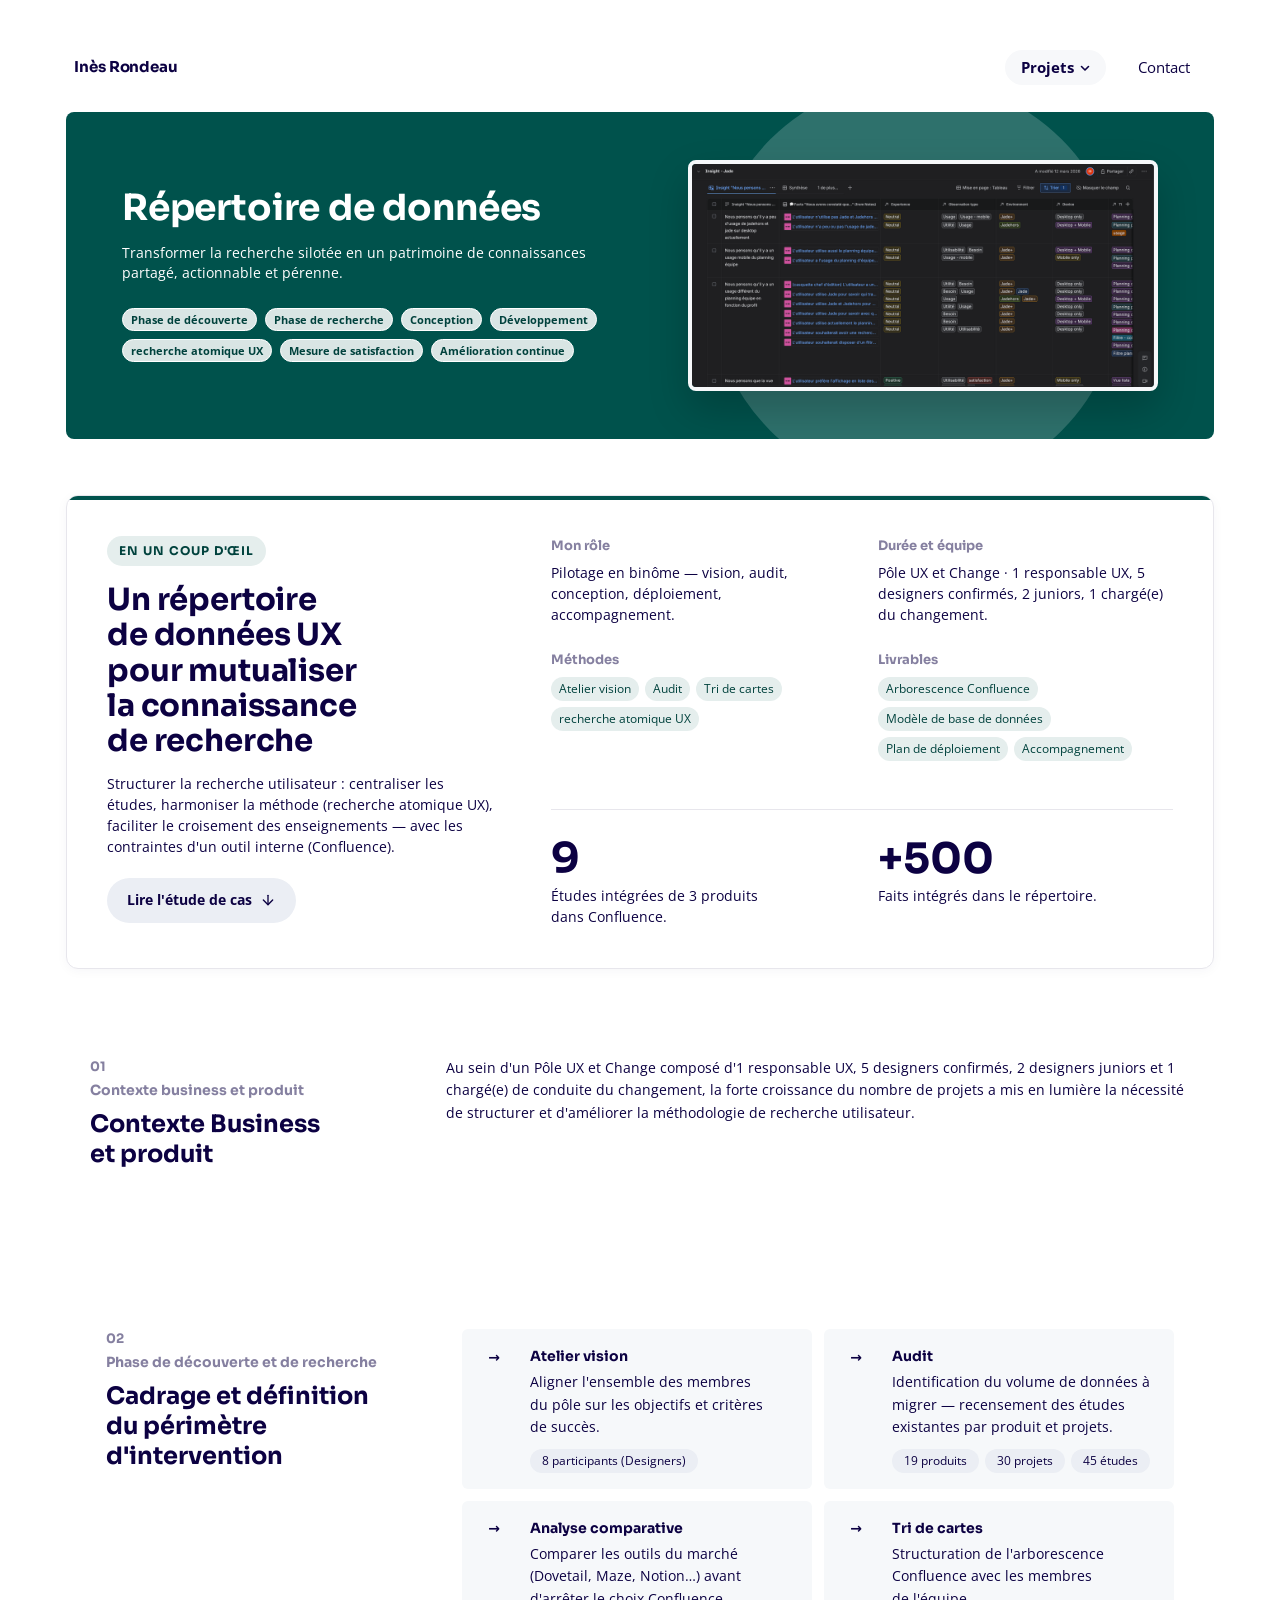
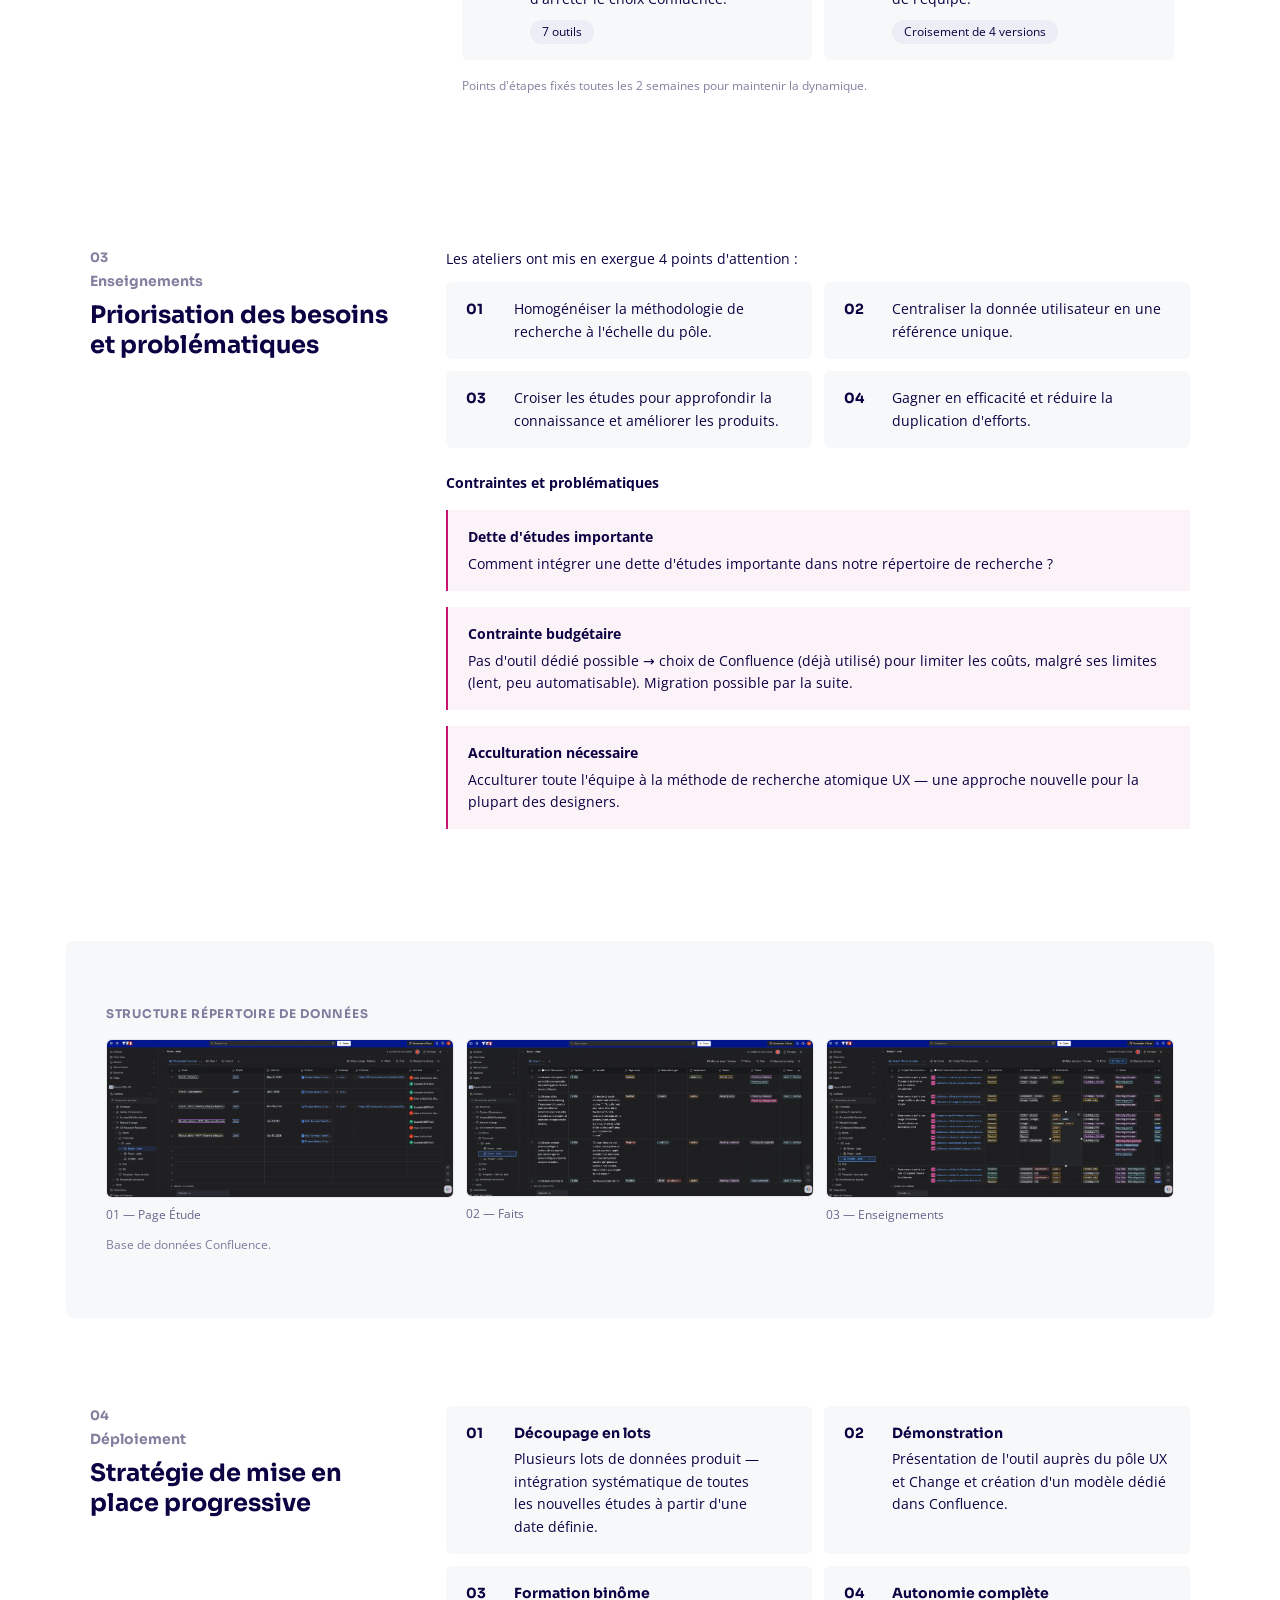
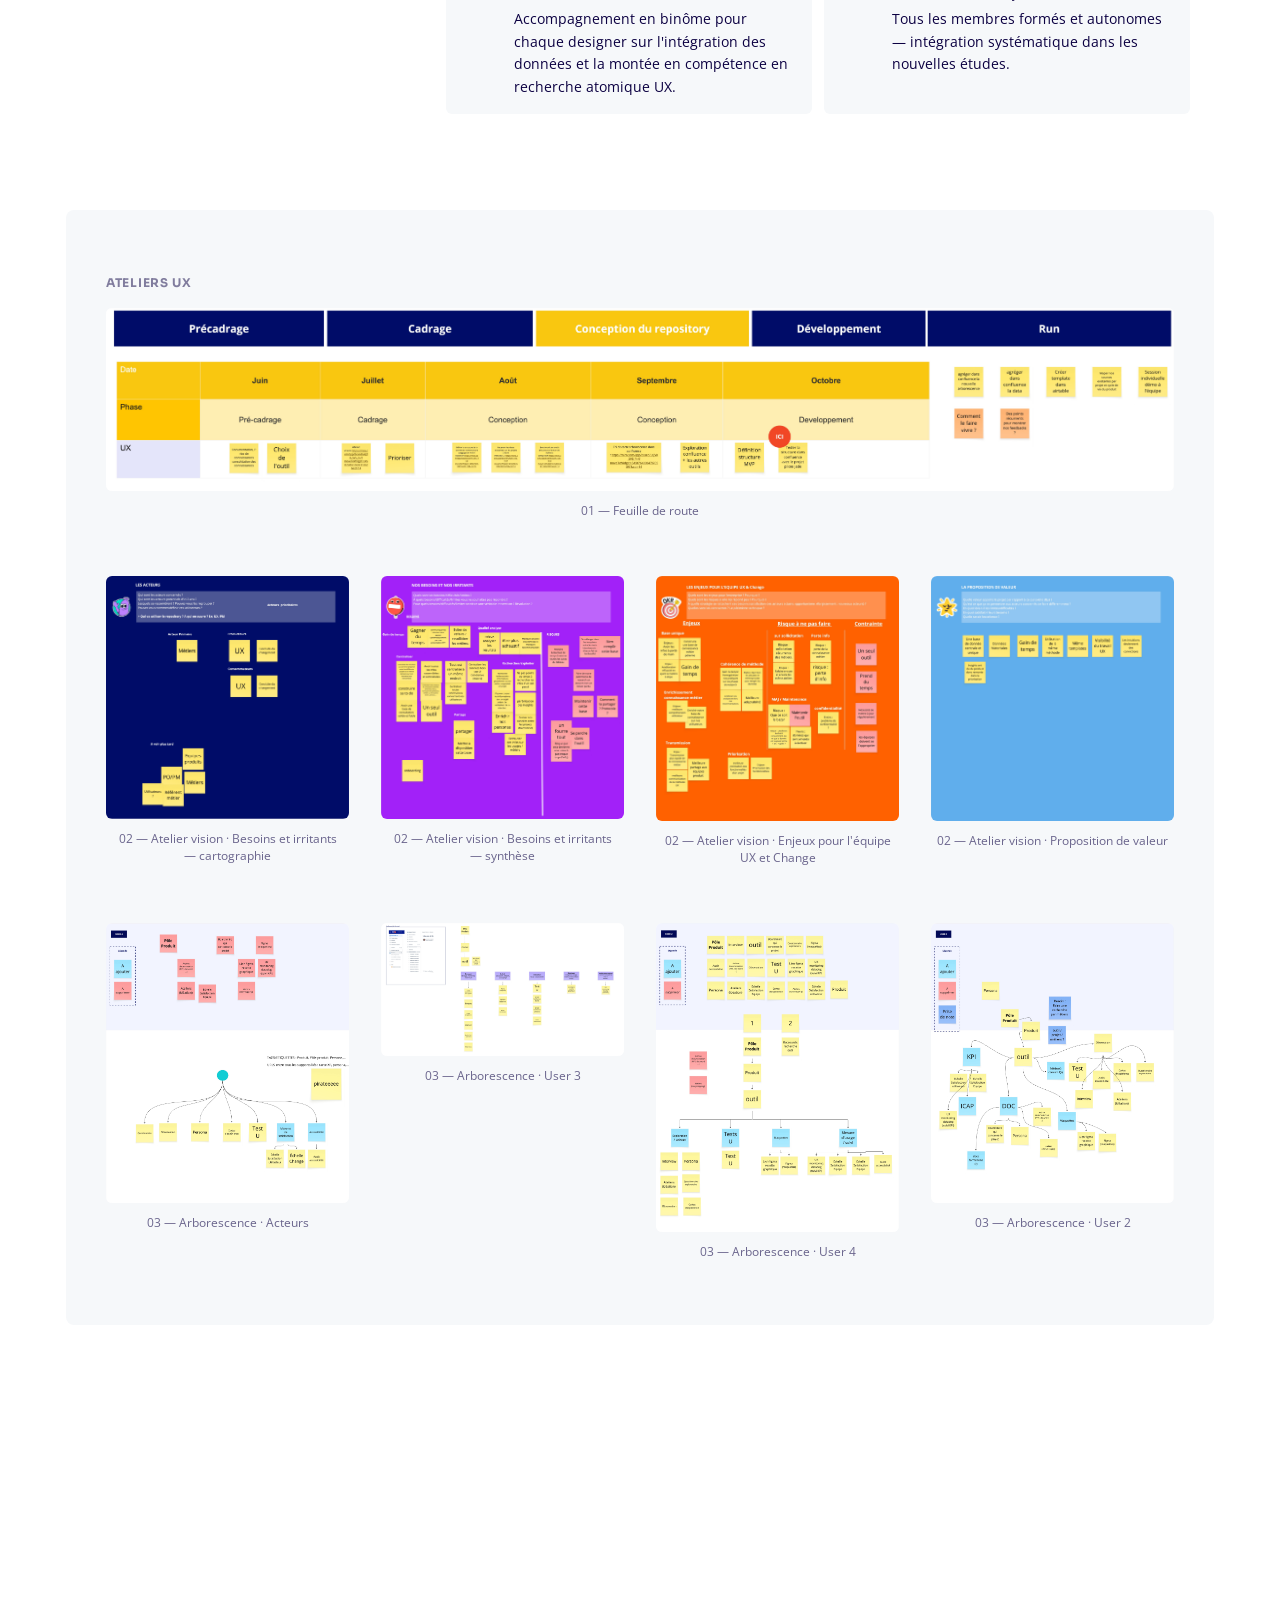
<file: projet-4-repertoire-donnees.html>
<!doctype html>
<html lang="fr">
<head>
  <meta charset="utf-8">
  <meta name="viewport" content="width=device-width, initial-scale=1">
  <title>Répertoire de données — Inès Rondeau</title>
  <meta name="description" content="Étude de cas : Répertoire de données UX au Pôle UX et Change TF1.">
  <link rel="stylesheet" href="styles.css">
  <script defer src="reveal.js"></script>
</head>
<body data-screen-label="05 Projet 4 — Répertoire de données" data-theme="green">

  <header class="page">
    <nav class="nav" aria-label="Principale">
      <a href="index.html" class="nav__brand">Inès Rondeau</a>
      <div class="nav__links">
        <span class="nav__group">
          <button type="button" class="nav__trigger" aria-haspopup="true" aria-expanded="false" aria-current="page">
            Projets
            <svg class="caret" viewBox="0 0 10 10" fill="none" aria-hidden="true"><path d="M1.5 3.5 L5 7 L8.5 3.5" stroke="currentColor" stroke-width="1.6" stroke-linecap="round" stroke-linejoin="round"/></svg>
          </button>
          <div class="nav__dropdown" role="menu">
            <a href="projet-1-portail-info.html" role="menuitem">Portail info</a>
            <a href="projet-2-jade.html" role="menuitem">Jade +</a>
            <a href="projet-3-msc.html" role="menuitem">Media Supply Chain</a>
            <a href="projet-4-repertoire-donnees.html" role="menuitem" aria-current="page">Répertoire de données</a>
          </div>
        </span>
        <a href="index.html#contact">Contact</a>
      </div>
    </nav>
  </header>

  <main class="container">

    <!-- ============================ HERO ============================ -->
    <section class="project-hero theme-green" aria-labelledby="p-title">
      <div class="project-hero__decor" aria-hidden="true"></div>
      <div class="project-hero__grid">
        <div>
          <h1 id="p-title">Répertoire de données</h1>
          <p class="project-hero__lead">
            Transformer la recherche silotée en un patrimoine de connaissances partagé,
            actionnable et pérenne.
          </p>
          <div class="project-hero__tags">
            <span class="tag-hero">Phase de découverte</span>
            <span class="tag-hero">Phase de recherche</span>
            <span class="tag-hero">Conception</span>
            <span class="tag-hero">Développement</span>
            <span class="tag-hero">recherche atomique UX</span>
            <span class="tag-hero">Mesure de satisfaction</span>
            <span class="tag-hero">Amélioration continue</span>
          </div>
        </div>
        <div class="project-hero__image">
          <img src="assets/repository-hero-new.png" alt="Aperçu du répertoire de données — table Enseignement Jade dans Confluence">
        </div>
      </div>
    </section>

    <!-- =================== EN UN COUP D'ŒIL ========================= -->
    <section class="glance reveal" aria-labelledby="glance-title">
      <div>
        <div class="glance__eyebrow">En un coup d'œil</div>
        <h2 id="glance-title" class="glance__title">Un répertoire de données UX pour mutualiser la connaissance de recherche</h2>
        <p class="glance__lead">
          Structurer la recherche utilisateur : centraliser les études, harmoniser la méthode
          (recherche atomique UX), faciliter le croisement des enseignements — avec les contraintes d'un
          outil interne (Confluence).
        </p>
        <a class="cta" href="#contexte">
          Lire l'étude de cas
          <svg width="16" height="16" viewBox="0 0 24 24" fill="none" stroke="currentColor" stroke-width="2" stroke-linecap="round" stroke-linejoin="round" aria-hidden="true"><line x1="12" y1="5" x2="12" y2="19"/><polyline points="5 12 12 19 19 12"/></svg>
        </a>
      </div>

      <div class="glance__grid">
        <div>
          <div class="glance__label">Mon rôle</div>
          <div class="glance__value">Pilotage en binôme — vision, audit, conception, déploiement, accompagnement.</div>
        </div>
        <div>
          <div class="glance__label">Durée et équipe</div>
          <div class="glance__value">Pôle UX et Change · 1 responsable UX, 5 designers confirmés, 2 juniors, 1 chargé(e) du changement.</div>
        </div>

        <div>
          <div class="glance__label">Méthodes</div>
          <div class="tag-row">
            <span class="tag">Atelier vision</span>
            <span class="tag">Audit</span>
            <span class="tag">Tri de cartes</span>
            <span class="tag">recherche atomique UX</span>
          </div>
        </div>
        <div>
          <div class="glance__label">Livrables</div>
          <div class="tag-row">
            <span class="tag">Arborescence Confluence</span>
            <span class="tag">Modèle de base de données</span>
            <span class="tag">Plan de déploiement</span>
            <span class="tag">Accompagnement</span>
          </div>
        </div>

        <div class="glance__divider"></div>

        <div>
          <div class="metric">9</div>
          <div class="metric__caption">Études intégrées de 3 produits dans Confluence.</div>
        </div>
        <div>
          <div class="metric">+500</div>
          <div class="metric__caption">Faits intégrés dans le répertoire.</div>
        </div>
      </div>
    </section>

    <!-- =================== 01 CONTEXTE ============================== -->
    <section id="contexte" class="section">
      <div class="section__head">
        <div class="num">01</div>
        <div class="eyebrow">Contexte business et produit</div>
        <h2>Contexte Business et produit</h2>
      </div>
      <div class="section__body">
        <p>
          Au sein d'un Pôle UX et Change composé d'1 responsable UX, 5 designers confirmés, 2 designers
          juniors et 1 chargé(e) de conduite du changement, la forte croissance du nombre de
          projets a mis en lumière la nécessité de structurer et d'améliorer la méthodologie
          de recherche utilisateur.
        </p>
      </div>
    </section>

    <!-- =================== 02 CADRAGE ============================== -->
    <section class="section section--soft reveal" style="background-color: rgb(255, 255, 255)">
      <div class="section__head">
        <div class="num">02</div>
        <div class="eyebrow">Phase de découverte et de recherche</div>
        <h2>Cadrage et définition du périmètre d'intervention</h2>
      </div>
      <div class="section__body">
        <div class="grid-2 reveal-stagger">
          <div class="step step--arrow" style="background-color: rgb(246, 248, 250); border-width: 0px">
            <span class="step__num"></span>
            <div>
              <div class="step__title">Atelier vision</div>
              <div class="step__desc">Aligner l'ensemble des membres du pôle sur les objectifs et critères de succès.</div>
              <div class="step__meta"><span>8 participants (Designers)</span></div>
            </div>
          </div>
          <div class="step step--arrow" style="background-color: rgb(246, 248, 250); border-width: 0px">
            <span class="step__num"></span>
            <div>
              <div class="step__title">Audit</div>
              <div class="step__desc">Identification du volume de données à migrer — recensement des études existantes par produit et projets.</div>
              <div class="step__meta"><span>19 produits</span><span>30 projets</span><span>45 études</span></div>
            </div>
          </div>
          <div class="step step--arrow" style="background-color: rgb(246, 248, 250); border-width: 0px">
            <span class="step__num"></span>
            <div>
              <div class="step__title">Analyse comparative</div>
              <div class="step__desc">Comparer les outils du marché (Dovetail, Maze, Notion…) avant d'arrêter le choix Confluence.</div>
              <div class="step__meta"><span>7 outils</span></div>
            </div>
          </div>
          <div class="step step--arrow" style="background-color: rgb(246, 248, 250); border-width: 0px">
            <span class="step__num"></span>
            <div>
              <div class="step__title">Tri de cartes</div>
              <div class="step__desc">Structuration de l'arborescence Confluence avec les membres de l'équipe.</div>
              <div class="step__meta"><span>Croisement de 4 versions</span></div>
            </div>
          </div>
        </div>
        <p class="muted small" style="margin-top:16px">
          Points d'étapes fixés toutes les 2 semaines pour maintenir la dynamique.
        </p>
      </div>
    </section>

    <!-- =================== 03 PRIORISATION ========================= -->
    <section class="section reveal">
      <div class="section__head">
        <div class="num">03</div>
        <div class="eyebrow">Enseignements</div>
        <h2>Priorisation des besoins et problématiques</h2>
      </div>
      <div class="section__body">
        <p>Les ateliers ont mis en exergue 4 points d'attention :</p>
        <div class="grid-2 reveal-stagger">
          <div class="step" style="background-color: rgb(246, 248, 250); border-width: 0px">
            <span class="step__num">01</span>
            <div>
              <div class="step__desc">Homogénéiser la méthodologie de recherche à l'échelle du pôle.</div>
            </div>
          </div>
          <div class="step" style="background-color: rgb(246, 248, 250); border-width: 0px">
            <span class="step__num">02</span>
            <div>
              <div class="step__desc">Centraliser la donnée utilisateur en une référence unique.</div>
            </div>
          </div>
          <div class="step" style="background-color: rgb(246, 248, 250); border-width: 0px">
            <span class="step__num">03</span>
            <div>
              <div class="step__desc">Croiser les études pour approfondir la connaissance et améliorer les produits.</div>
            </div>
          </div>
          <div class="step" style="background-color: rgb(246, 248, 250); border-width: 0px">
            <span class="step__num">04</span>
            <div>
              <div class="step__desc">Gagner en efficacité et réduire la duplication d'efforts.</div>
            </div>
          </div>
        </div>

        <p style="margin-top:24px; font-weight:700">Contraintes et problématiques</p>
        <div class="callout callout--pink">
          <span class="callout__label">Dette d'études importante</span>
          Comment intégrer une dette d'études importante dans notre répertoire de recherche ?
        </div>
        <div class="callout callout--pink">
          <span class="callout__label">Contrainte budgétaire</span>
          Pas d'outil dédié possible → choix de Confluence (déjà utilisé) pour limiter les coûts,
          malgré ses limites (lent, peu automatisable). Migration possible par la suite.
        </div>
        <div class="callout callout--pink">
          <span class="callout__label">Acculturation nécessaire</span>
          Acculturer toute l'équipe à la méthode de recherche atomique UX — une approche nouvelle pour la
          plupart des designers.
        </div>
      </div>
    </section>

    <!-- =================== STRUCTURE =============================== -->
    <section class="section section--soft reveal" style="grid-template-columns: 1fr;">
      <div>
        <div class="glance__eyebrow" style="margin-bottom:16px">Structure répertoire de données</div>
        <div class="gallery gallery--3 gallery--nocrop reveal-stagger">
          <figure>
            <img src="assets/repo-structure-01-etude.png" alt="Page Étude — Jade : table de cadrage des études (Test U Planning, Consultation, produit minimum viable, recette métiers, retours pilote)">
            <figcaption>01 — Page Étude</figcaption>
          </figure>
          <figure>
            <img src="assets/repo-structure-02-fact.png" alt="Page Faits — Jade : table des verbatims, expérience, observation, environnement, device, thème et users">
            <figcaption>02 — Faits</figcaption>
          </figure>
          <figure>
            <img src="assets/repo-structure-03-insight.png" alt="Page Enseignements — Jade : table des enseignements croisant faits, hypothèses, expérience et thème">
            <figcaption>03 — Enseignements</figcaption>
          </figure>
        </div>
        <p class="muted small" style="margin-top:12px">Base de données Confluence.</p>
      </div>
    </section>

    <!-- =================== 04 STRATÉGIE DE DÉPLOIEMENT ============= -->
    <section class="section reveal">
      <div class="section__head">
        <div class="num">04</div>
        <div class="eyebrow">Déploiement</div>
        <h2>Stratégie de mise en place progressive</h2>
      </div>
      <div class="section__body">
        <div class="grid-2 reveal-stagger">
          <div class="step" style="background-color: rgb(246, 248, 250); border-width: 0px">
            <span class="step__num">01</span>
            <div>
              <div class="step__title">Découpage en lots</div>
              <div class="step__desc">Plusieurs lots de données produit — intégration systématique de toutes les nouvelles études à partir d'une date définie.</div>
            </div>
          </div>
          <div class="step" style="background-color: rgb(246, 248, 250); border-width: 0px">
            <span class="step__num">02</span>
            <div>
              <div class="step__title">Démonstration</div>
              <div class="step__desc">Présentation de l'outil auprès du pôle UX et Change et création d'un modèle dédié dans Confluence.</div>
            </div>
          </div>
          <div class="step" style="background-color: rgb(246, 248, 250); border-width: 0px">
            <span class="step__num">03</span>
            <div>
              <div class="step__title">Formation binôme</div>
              <div class="step__desc">Accompagnement en binôme pour chaque designer sur l'intégration des données et la montée en compétence en recherche atomique UX.</div>
            </div>
          </div>
          <div class="step" style="background-color: rgb(246, 248, 250); border-width: 0px">
            <span class="step__num">04</span>
            <div>
              <div class="step__title">Autonomie complète</div>
              <div class="step__desc">Tous les membres formés et autonomes — intégration systématique dans les nouvelles études.</div>
            </div>
          </div>
        </div>
      </div>
    </section>

    <!-- =================== ATELIERS UX =========================== -->
    <section class="section section--soft reveal" style="grid-template-columns: 1fr;">
      <div>
        <div class="glance__eyebrow" style="margin-bottom:16px">Ateliers UX</div>
        <div class="ateliers-repo-lines reveal-stagger">

          <!-- Ligne 1 — Roadmap -->
          <div class="ateliers-repo-line ateliers-repo-line--1">
            <figure>
              <img src="assets/repo-ateliers-01-roadmap.jpg" alt="Feuille de route du projet répertoire de données — découpage par phases : précadrage, cadrage, conception, développement, exploitation">
              <figcaption>01 — Feuille de route</figcaption>
            </figure>
          </div>

          <!-- Ligne 2 — Atelier vision (4 livrables) -->
          <div class="ateliers-repo-line ateliers-repo-line--4">
            <figure>
              <img src="assets/repo-ateliers-02-vision-1.jpeg" alt="Atelier vision — Besoins et irritants (cartographie des acteurs et méthodes)">
              <figcaption>02 — Atelier vision · Besoins et irritants — cartographie</figcaption>
            </figure>
            <figure>
              <img src="assets/repo-ateliers-02-vision-2.jpg" alt="Atelier vision — Besoins et irritants (centralisation, gain de temps, recherche)">
              <figcaption>02 — Atelier vision · Besoins et irritants — synthèse</figcaption>
            </figure>
            <figure>
              <img src="assets/repo-ateliers-02-vision-3.jpg" alt="Atelier vision — Enjeux pour l'équipe UX et Change : base unique, cohérence de méthode, transmission">
              <figcaption>02 — Atelier vision · Enjeux pour l'équipe UX et Change</figcaption>
            </figure>
            <figure>
              <img src="assets/repo-ateliers-02-vision-4.jpg" alt="Atelier vision — Proposition de valeur du répertoire de données : base centrale, gain de temps, méthode partagée">
              <figcaption>02 — Atelier vision · Proposition de valeur</figcaption>
            </figure>
          </div>

          <!-- Ligne 3 — Arborescence (4 livrables) -->
          <div class="ateliers-repo-line ateliers-repo-line--4">
            <figure>
              <img src="assets/repo-ateliers-04-arbo-1.jpg" alt="Arborescence Confluence — acteurs concernés (métiers, UX, conduite du changement)">
              <figcaption>03 — Arborescence · Acteurs</figcaption>
            </figure>
            <figure>
              <img src="assets/repo-ateliers-04-arbo-2.jpg" alt="Arborescence Confluence — exploration USER 3 : structure produit, outils, tests U, mesures">
              <figcaption>03 — Arborescence · User 3</figcaption>
            </figure>
            <figure>
              <img src="assets/repo-ateliers-04-arbo-3.jpg" alt="Arborescence Confluence — exploration USER 4 : pôle produit, ateliers, tags et URLs">
              <figcaption>03 — Arborescence · User 4</figcaption>
            </figure>
            <figure>
              <img src="assets/repo-ateliers-04-arbo-4.jpg" alt="Arborescence Confluence — exploration USER 2 : pôle produit, exploration, tests U, maquettes, mesure d'usage">
              <figcaption>03 — Arborescence · User 2</figcaption>
            </figure>
          </div>

        </div>
      </div>
    </section>

    <!-- =================== 05 RÉSULTATS ============================ -->
    <section class="section reveal">
      <div class="section__head">
        <div class="num">05</div>
        <div class="eyebrow">Résultats</div>
        <h2>Résultats</h2>
      </div>
      <div class="section__body">
        <p>Tous les membres de l'équipe UX formés et autonomes sur la méthode.</p>
        <div class="metrics reveal-stagger">
          <div class="metric-card metric-card--highlight">
            <div class="metric">+500</div>
            <div class="metric__caption">Faits de recherche atomique UX documentés et croisables.</div>
          </div>
          <div class="metric-card">
            <div class="metric">9</div>
            <div class="metric__caption">Études de 3 produits intégrées dans le répertoire de données.</div>
          </div>
          <div class="metric-card">
            <div class="metric">8</div>
            <div class="metric__caption">Designers formés à la recherche atomique UX.</div>
          </div>
        </div>
        <div class="callout callout--green" style="margin-top:16px">
          <span class="callout__label">Constat</span>
          Au quotidien, le répertoire de données est difficile à entretenir et nécessite de l'énergie. Dans
          un contexte multi-produits, le faire vivre à court terme reste un défi identifié —
          piste d'amélioration : migration vers un outil plus adapté (Dovetail, Notion).
        </div>
      </div>
    </section>

    <!-- =================== APPRENTISSAGE =========================== -->
    <section class="section reveal">
      <div class="section__head">
        <div class="eyebrow">Apprentissage</div>
        <h2>Ce que j'ai appris</h2>
      </div>
      <div class="section__body">
        <div class="grid-2 reveal-stagger">
          <div class="step step--arrow" style="background-color: rgb(229, 238, 237); border-width: 0px">
            <span class="step__num"></span>
            <div>
              <div class="step__title">Piloter un projet de bout en bout</div>
              <div class="step__desc">De la prise de besoin au déploiement, en structurant la feuille de route et l'accompagnement.</div>
            </div>
          </div>
          <div class="step step--arrow" style="background-color: rgb(229, 238, 237); border-width: 0px">
            <span class="step__num"></span>
            <div>
              <div class="step__title">Apprendre et transmettre</div>
              <div class="step__desc">Montée en compétence sur la recherche atomique UX et partage de la méthode avec mes pairs.</div>
            </div>
          </div>
          <div class="step step--arrow" style="background-color: rgb(229, 238, 237); border-width: 0px">
            <span class="step__num"></span>
            <div>
              <div class="step__title">Gérer les contraintes budgétaires</div>
              <div class="step__desc">Et trouver des solutions pragmatiques sans compromettre la qualité méthodologique.</div>
            </div>
          </div>
          <div class="step step--arrow" style="background-color: rgb(229, 238, 237); border-width: 0px">
            <span class="step__num"></span>
            <div>
              <div class="step__title">Anticiper la durabilité d'un dispositif</div>
              <div class="step__desc">La maintenance long terme est un critère de conception à part entière.</div>
            </div>
          </div>
        </div>
      </div>
    </section>

    <!-- =================== PROJECT NAV ============================= -->
    <nav class="project-nav reveal" aria-label="Navigation entre projets">
      <a href="projet-3-msc.html">
        <svg width="20" height="20" viewBox="0 0 24 24" fill="none" stroke="currentColor" stroke-width="2" stroke-linecap="round" stroke-linejoin="round" aria-hidden="true"><line x1="19" y1="12" x2="5" y2="12"/><polyline points="12 19 5 12 12 5"/></svg>
        Projet précédent
      </a>
      <a href="index.html">
        Retour à l'accueil
        <svg width="20" height="20" viewBox="0 0 24 24" fill="none" stroke="currentColor" stroke-width="2" stroke-linecap="round" stroke-linejoin="round" aria-hidden="true"><line x1="5" y1="12" x2="19" y2="12"/><polyline points="12 5 19 12 12 19"/></svg>
      </a>
    </nav>

  </main>

  <!-- =================== FOOTER ===================================== -->
  <footer class="footer reveal" id="contact">
    <div class="footer__inner">
      <div>
        <h2 class="footer__title">On se parle ?</h2>
        <p class="footer__lead">
          Je suis ouverte aux opportunités à Montréal dès août — produit, design system,
          recherche utilisateur, IA appliquée au design.
        </p>
      </div>
      <div>
        <h3 class="footer__heading">Me contacter</h3>
        <ul class="footer__list">
          <li><a href="mailto:rondeau.id@gmail.com">rondeau.id@gmail.com</a></li>
          <li><a href="https://www.linkedin.com/in/in%C3%A8s-rondeau-173500bb/" target="_blank" rel="noopener">LinkedIn</a></li>
          <li><a href="cv-ines-rondeau.html">Télécharger le CV</a></li>
        </ul>
      </div>
      <div>
        <h3 class="footer__heading">Mes projets</h3>
        <ul class="footer__list">
          <li><a href="projet-1-portail-info.html">Portail info</a></li>
          <li><a href="projet-2-jade.html">Jade +</a></li>
          <li><a href="projet-3-msc.html">Media Supply Chain — Bandes-annonces</a></li>
          <li><a href="projet-4-repertoire-donnees.html" aria-current="page">Répertoire de données</a></li>
        </ul>
      </div>
    </div>
  </footer>

</body>
</html>
</file>
<file: styles.css>
/* =========================================================
   Portfolio Inès Rondeau — V2
   Design tokens, layout primitives and shared components
   ========================================================= */

/* --- Fonts ------------------------------------------------ */
@import url("https://fonts.googleapis.com/css2?family=Open+Sans:wght@400;600;700&family=Sora:wght@400;600;700&display=swap");

/* --- Tokens ----------------------------------------------- */
:root {
  /* Palette */
  --ink:           rgb(12, 1, 66);
  --ink-80:        rgba(12, 1, 66, 0.80);
  --ink-60:        rgba(12, 1, 66, 0.60);
  --ink-50:        rgba(12, 1, 66, 0.50);
  --ink-10:        rgba(12, 1, 66, 0.10);
  --white:         #ffffff;
  --bg-soft:       rgb(247, 248, 250);
  --bg-card:       rgb(246, 248, 250);
  --border:        rgb(231, 230, 236);
  --border-soft:   rgb(228, 228, 228);
  --highlight:     rgb(254, 255, 182);
  --available:     rgb(18, 219, 41);

  /* Project accents */
  --orange:        rgb(215, 74, 16);
  --orange-soft:   rgb(251, 237, 231);
  --yellow:        rgb(252, 254, 115);
  --yellow-soft:   rgb(253, 254, 185);
  --purple:        rgb(194, 169, 255);
  --purple-soft:   rgb(245, 242, 248);
  --green:         rgb(0, 82, 76);
  --green-soft:    rgb(229, 238, 237);

  /* Semantic states */
  --pink:          rgb(197, 20, 109);
  --pink-bg:       rgb(252, 243, 248);

  /* Type */
  --font-sans:     "Open Sans", system-ui, -apple-system, "Segoe UI", sans-serif;
  --font-display:  "Sora", "Open Sans", system-ui, sans-serif;

  /* Layout */
  --container-w:   1196px;
  --radius:        6px;
  --radius-lg:     12px;
  --shadow-card:   0 2px 11px rgba(0, 0, 0, 0.08);
}

/* --- Reset / base ----------------------------------------- */
*, *::before, *::after { box-sizing: border-box; }

html { scroll-behavior: smooth; }

body {
  margin: 0;
  font-family: var(--font-sans);
  font-size: 14px;
  line-height: 1.49;
  color: var(--ink);
  background: var(--white);
  -webkit-font-smoothing: antialiased;
  -moz-osx-font-smoothing: grayscale;
  text-rendering: optimizeLegibility;
  text-wrap: pretty;
}

img { max-width: 100%; display: block; }

a { color: inherit; text-decoration: none; }
a:focus-visible,
button:focus-visible {
  outline: 2px solid var(--ink);
  outline-offset: 3px;
  border-radius: 4px;
}

h1, h2, h3, h4 {
  font-family: var(--font-display);
  font-weight: 700;
  color: var(--ink);
  margin: 0;
  line-height: 1.1;
  text-wrap: balance;
}

p { margin: 0; }

/* --- Layout ----------------------------------------------- */
.container {
  width: 100%;
  max-width: var(--container-w);
  margin: 0 auto;
  padding: 0 24px;
}

.page {
  padding: 32px 42px 0;
}

@media (max-width: 880px) {
  .page { padding: 16px 16px 0; }
  .container { padding: 0 16px; }
}

/* --- Top navigation --------------------------------------- */
.nav {
  display: flex;
  justify-content: space-between;
  align-items: center;
  padding: 18px 32px;
  max-width: var(--container-w);
  margin: 0 auto;
}

.nav__brand {
  font-family: var(--font-display);
  font-weight: 700;
  font-size: 15px;
  color: var(--ink);
  letter-spacing: -0.005em;
  transition: opacity .15s ease;
}
.nav__brand:hover { opacity: 0.65; }

.nav__links {
  display: flex;
  gap: 16px;
  align-items: center;
}

.nav__links > a,
.nav__trigger {
  font-family: var(--font-sans);
  font-size: 15px;
  font-weight: 400;
  line-height: 1;
  color: var(--ink);
  padding: 10px 16px;
  border-radius: 23px;
  border: 0;
  background: transparent;
  cursor: pointer;
  transition: background .15s ease, color .15s ease;
}

.nav__links > a:hover,
.nav__trigger:hover,
.nav__group:hover .nav__trigger,
.nav__group:focus-within .nav__trigger {
  background: var(--bg-soft);
}

.nav__links > a[aria-current="page"] {
  font-weight: 700;
  background: var(--bg-soft);
}

/* Sticky header w/ blur + subtle border that intensifies on scroll */
.page {
  position: sticky;
  top: 0;
  z-index: 100;
  background: rgba(255, 255, 255, 0.82);
  backdrop-filter: saturate(180%) blur(14px);
  -webkit-backdrop-filter: saturate(180%) blur(14px);
  border-bottom: 1px solid transparent;
  transition: border-color .25s ease, box-shadow .25s ease, background .25s ease;
}
.page.is-scrolled {
  background: rgba(255, 255, 255, 0.92);
  border-bottom-color: rgba(12, 1, 66, 0.06);
  box-shadow: 0 8px 24px rgba(12, 1, 66, 0.04);
}

/* --- Projets dropdown ------------------------------------- */
.nav__group {
  position: relative;
  display: inline-flex;
  align-items: center;
}

.nav__trigger {
  display: inline-flex;
  align-items: center;
  gap: 6px;
}
.nav__trigger[aria-current="page"] { font-weight: 700; background: var(--bg-soft); }
.nav__trigger .caret {
  width: 10px; height: 10px;
  transition: transform .25s cubic-bezier(.16,.84,.3,1);
}
.nav__group:hover .nav__trigger .caret,
.nav__group:focus-within .nav__trigger .caret {
  transform: rotate(180deg);
}

.nav__dropdown {
  position: absolute;
  top: calc(100% + 10px);
  left: 50%;
  transform: translate(-50%, -6px);
  min-width: 240px;
  background: var(--white);
  border: 1px solid var(--border);
  border-radius: 12px;
  padding: 6px;
  display: flex;
  flex-direction: column;
  gap: 0;
  box-shadow: 0 16px 40px rgba(12, 1, 66, 0.12), 0 2px 6px rgba(12, 1, 66, 0.04);
  opacity: 0;
  visibility: hidden;
  pointer-events: none;
  transition:
    opacity .22s ease,
    transform .28s cubic-bezier(.16,.84,.3,1),
    visibility .22s ease;
  z-index: 200;
}

.nav__group:hover .nav__dropdown,
.nav__group:focus-within .nav__dropdown,
.nav__dropdown:hover {
  opacity: 1;
  visibility: visible;
  pointer-events: auto;
  transform: translate(-50%, 0);
}

/* Invisible buffer so cursor doesn't fall through the gap between
   trigger and dropdown. */
.nav__dropdown::after {
  content: "";
  position: absolute;
  inset: -10px -10px auto -10px;
  height: 18px;
}

.nav__dropdown a {
  display: flex;
  align-items: center;
  gap: 10px;
  padding: 10px 12px;
  font-family: var(--font-sans);
  font-size: 14px;
  font-weight: 400;
  color: var(--ink);
  border-radius: 8px;
  border-bottom: none;
  white-space: nowrap;
  transition: background .15s ease, padding .2s ease;
}
.nav__dropdown a:hover { background: var(--bg-soft); padding-left: 16px; }
.nav__dropdown a[aria-current="page"] {
  font-weight: 700;
  background: var(--bg-soft);
}

/* Tiny color dot per project so each row is identifiable at a glance. */
.nav__dropdown a::before {
  content: "";
  width: 8px; height: 8px;
  border-radius: 50%;
  background: currentColor;
  opacity: 0.35;
  flex-shrink: 0;
}
.nav__dropdown a:nth-child(1)::before { background: var(--orange); opacity: 1; }
.nav__dropdown a:nth-child(2)::before { background: var(--yellow); opacity: 1; box-shadow: inset 0 0 0 1px rgba(12,1,66,0.12); }
.nav__dropdown a:nth-child(3)::before { background: var(--purple); opacity: 1; }
.nav__dropdown a:nth-child(4)::before { background: var(--green);  opacity: 1; }

.nav__dropdown::before {
  /* upward-pointing arrow above the dropdown, pointing at the trigger */
  content: "";
  position: absolute;
  top: -6px;
  left: 50%;
  transform: translateX(-50%) rotate(45deg);
  width: 10px;
  height: 10px;
  background: var(--white);
  border-top: 1px solid var(--border);
  border-left: 1px solid var(--border);
}

/* --- Hero (home) ------------------------------------------ */
.hero-home {
  max-width: var(--container-w);
  margin: 32px auto 56px;
  padding: 24px 24px 0;
  text-align: center;
}

.pill-status {
  display: inline-flex;
  align-items: center;
  gap: 8px;
  padding: 8px 16px;
  border-radius: 46px;
  background: var(--bg-soft);
  font-size: 12px;
  font-weight: 700;
  color: var(--ink);
}
.pill-status::before {
  content: "";
  width: 8px; height: 8px;
  border-radius: 50%;
  background: var(--available);
}

.hero-home__title {
  font-size: clamp(56px, 8vw, 96px);
  font-weight: 700;
  letter-spacing: -0.02em;
  margin: 16px 0 8px;
  line-height: 1;
}

.hero-home__subtitle {
  font-family: var(--font-display);
  font-weight: 700;
  font-size: clamp(20px, 2.2vw, 26px);
  margin: 0;
  line-height: 1.15;
}

.hero-home__subtitle .mark {
  background: var(--highlight);
  padding: 2px 4px;
  box-decoration-break: clone;
  -webkit-box-decoration-break: clone;
}

.hero-home__line {
  margin-top: 8px;
  color: var(--ink-50);
  font-size: 14px;
  font-family: var(--font-display);
}

.hero-home__links {
  display: flex;
  flex-wrap: wrap;
  justify-content: center;
  gap: 8px;
  margin-top: 24px;
}

.chip {
  display: inline-flex;
  align-items: center;
  gap: 6px;
  padding: 8px 16px;
  border-radius: 46px;
  background: var(--bg-soft);
  font-size: 12px;
  color: var(--ink);
  font-weight: 400;
  line-height: 1.44;
  transition: background .15s ease;
}
.chip:hover { background: rgb(235, 238, 244); }

/* --- "En quelques mots" intro block ----------------------- */
.intro {
  max-width: var(--container-w);
  margin: 0 auto;
  padding: 24px;
  display: grid;
  grid-template-columns: minmax(0, 1.4fr) minmax(0, 1fr);
  gap: 48px;
}

@media (max-width: 880px) {
  .intro { grid-template-columns: 1fr; gap: 32px; }
}

.intro__eyebrow {
  font-family: var(--font-display);
  font-weight: 700;
  font-size: 12px;
  text-transform: uppercase;
  letter-spacing: 0.06em;
  color: var(--ink-50);
  margin-bottom: 8px;
}

.intro h2 {
  font-size: 24px;
  margin: 0 0 16px;
}

.intro p { margin: 0 0 12px; }
.intro p:last-child { margin-bottom: 0; }

.intro__meta-label {
  font-size: 12px;
  color: var(--ink-60);
  margin-bottom: 8px;
}

.tag-row {
  display: flex;
  flex-wrap: wrap;
  gap: 6px;
  margin-bottom: 20px;
}

/* --- Tags ----------------------------------------------------
   Tag system mirrors Figma:
   - Base .tag  → 11px regular, neutral soft pill (used on home).
   - .tag in project glance/persona contexts → 12px regular, themed via
     body[data-theme] cascade so each project gets its accent palette.
   - .tag-hero → 11px bold, semi-transparent white pill on the colored
     hero, themed text per project. All combinations meet WCAG AA. */
.tag {
  font-family: var(--font-sans);
  font-size: 11px;
  font-weight: 400;
  line-height: 1;
  height: 23px;
  padding: 4px 8px;
  border-radius: 23px;
  background: var(--bg-soft);
  color: var(--ink);
  white-space: nowrap;
  display: inline-flex;
  align-items: center;
}

.tag--ai {
  background: rgb(244, 241, 250); /* faint lavender, AA-safe vs ink */
}

/* Larger themed tags used inside project page panels.
   Project-themed via body[data-theme="*"] — see below. */
.glance .tag,
.persona .tag,
.persona__meta .tag {
  font-size: 12px;
  height: 24px;
}

/* Per-project themed tags (cascade from body[data-theme]) ------- */
body[data-theme="orange"] .glance .tag,
body[data-theme="orange"] .persona__meta .tag {
  background: var(--orange-soft);            /* rgb(251,237,231) */
  color: rgb(132, 40, 4);                    /* slightly darker than 144,44,4 — AAA */
}
body[data-theme="yellow"] .glance .tag,
body[data-theme="yellow"] .persona__meta .tag {
  background: var(--yellow-soft);            /* rgb(253,254,185) */
  color: var(--ink);
}
body[data-theme="purple"] .glance .tag,
body[data-theme="purple"] .persona__meta .tag {
  background: var(--bg-soft);                /* Figma uses neutral on purple */
  color: var(--ink);
}
body[data-theme="green"] .glance .tag,
body[data-theme="green"] .persona__meta .tag {
  background: var(--green-soft);             /* rgb(229,238,237) */
  color: rgb(0, 66, 61);                     /* deepened from 0,82,76 — AAA */
}

/* Legacy modifier-class variants kept for back-compat / overrides */
.tag--orange { background: var(--orange-soft); color: rgb(132, 40, 4); }
.tag--yellow { background: var(--yellow-soft); color: var(--ink); }
.tag--purple { background: var(--bg-soft);     color: var(--ink); }
.tag--green  { background: var(--green-soft);  color: rgb(0, 66, 61); }

/* --- Projects (home cards) -------------------------------- */
.projects {
  max-width: var(--container-w);
  margin: 56px auto 0;
  padding: 24px;
}

.projects__header { margin-bottom: 32px; }

.projects__header h2 {
  font-size: 24px;
  margin: 0 0 8px;
}

.projects__header p {
  font-family: var(--font-display);
  font-size: 14px;
  color: var(--ink);
}

.cards {
  display: grid;
  grid-template-columns: repeat(2, minmax(0, 1fr));
  gap: 32px;
}

@media (max-width: 880px) {
  .cards { grid-template-columns: 1fr; gap: 24px; }
}

.card {
  display: flex;
  flex-direction: column;
  background: var(--white);
  border-radius: 8px;
  box-shadow: var(--shadow-card);
  overflow: hidden;
  text-decoration: none;
  color: inherit;
  transition: transform .25s ease, box-shadow .25s ease;
}
.card:hover {
  transform: translateY(-3px);
  box-shadow: 0 12px 28px rgba(0, 0, 0, 0.10);
}

.card__media {
  position: relative;
  aspect-ratio: 556 / 209;
  overflow: hidden;
}

.card__media::before {
  /* large translucent circle behind the screenshot */
  content: "";
  position: absolute;
  right: -10%;
  top: -25%;
  width: 70%;
  aspect-ratio: 1;
  border-radius: 50%;
  background: rgba(255,255,255,0.30);
  z-index: 0;
}

.card__media img {
  position: absolute;
  top: 24px;
  right: -40px;
  width: 66%;
  border-radius: 8px;
  border: 4px solid rgba(245,242,248,0.6);
  box-shadow: 0 8px 24px rgba(0,0,0,0.12);
  z-index: 1;
  aspect-ratio: 381 / 214;
  object-fit: cover;
  object-position: left center;
}

.card__body {
  padding: 24px;
  display: flex;
  flex-direction: column;
  gap: 16px;
  flex: 1;
}

.card__title-row {
  display: flex;
  justify-content: space-between;
  align-items: center;
  gap: 12px;
}

.card__title {
  font-family: var(--font-display);
  font-weight: 700;
  font-size: 16px;
  margin: 0;
  line-height: 1.1;
}

.card__date {
  font-weight: 400;
  font-size: 14px;
  color: var(--ink);
  white-space: nowrap;
}

.card__pill {
  align-self: flex-start;
  font-size: 12px;
  font-weight: 400;
  padding: 4px 8px;
  border-radius: 23px;
  line-height: 1.33;
}

.card__desc {
  font-size: 14px;
  line-height: 1.5;
  color: var(--ink);
}
.card__desc strong { font-weight: 700; }

.card__more {
  margin-top: auto;
  display: inline-flex;
  align-items: center;
  gap: 8px;
  font-weight: 700;
  color: var(--ink);
}
.card__more svg { transition: transform .2s ease; }
.card:hover .card__more svg { transform: translateX(4px); }

/* --- Project page hero ------------------------------------ */
.project-hero {
  border-radius: 8px;
  padding: 48px 56px;
  position: relative;
  overflow: hidden;
  color: var(--white);
  margin-top: 8px;
}

.project-hero__grid {
  display: grid;
  grid-template-columns: minmax(0, 1.1fr) minmax(0, 1fr);
  gap: 48px;
  align-items: center;
  position: relative;
  z-index: 1;
}

@media (max-width: 880px) {
  .project-hero { padding: 32px 24px; }
  .project-hero__grid { grid-template-columns: 1fr; gap: 24px; }
}

.project-hero__decor {
  position: absolute;
  width: 412px; aspect-ratio: 1;
  border-radius: 50%;
  background: rgba(255,255,255,0.18);
  right: 8%;
  top: -10%;
  z-index: 0;
}

.project-hero h1 {
  font-size: clamp(28px, 3.6vw, 36px);
  color: var(--white);
  margin: 0 0 16px;
  line-height: 1.05;
  letter-spacing: -0.005em;
}

.project-hero__lead {
  font-size: 14px;
  line-height: 1.44;
  color: rgba(255,255,255,0.95);
  margin-bottom: 24px;
  max-width: 620px;
}

.project-hero__tags {
  display: flex;
  flex-wrap: wrap;
  gap: 8px;
}

.tag-hero {
  font-family: var(--font-sans);
  font-size: 11px;
  font-weight: 700;
  padding: 4px 8px;
  border-radius: 23px;
  background: rgba(255, 255, 255, 0.72);
  color: var(--ink);
  border: 1px solid rgb(255, 255, 255);
  white-space: nowrap;
  line-height: 1;
  height: 23px;
  display: inline-flex;
  align-items: center;
}

/* Project-specific hero tag text colours (Figma).
   Orange gets a darkened text + slightly more opaque pill to keep AAA contrast. */
.theme-orange .tag-hero {
  background: rgba(255, 255, 255, 0.9);
  color: rgb(132, 40, 4);
}
.theme-yellow .tag-hero { color: var(--ink); }
.theme-purple .tag-hero { color: var(--ink); }
.theme-green  .tag-hero {
  background: rgba(255, 255, 255, 0.85);
  color: rgb(0, 66, 61);
}

.project-hero__image {
  position: relative;
  border-radius: 8px;
  overflow: hidden;
  border: 4px solid rgb(246, 248, 250);
  background: rgba(255,255,255,0.10);
  box-shadow: 0 18px 40px rgba(0,0,0,0.20);
  justify-self: end;
  max-width: 100%;
}

.project-hero__image img {
  display: block;
  width: auto;
  max-width: 100%;
  height: auto;
  object-fit: contain;
}

/* Theme variants for hero */
.theme-orange { background: var(--orange); }
.theme-orange h1, .theme-orange .project-hero__lead { color: var(--white); }
.theme-yellow { background: var(--yellow); color: var(--ink); }
.theme-yellow h1, .theme-yellow .project-hero__lead { color: var(--ink); }
.theme-yellow .project-hero__decor { background: rgba(255,255,255,0.7); }
.theme-purple { background: var(--purple); color: var(--ink); }
.theme-purple h1, .theme-purple .project-hero__lead { color: var(--ink); }
.theme-purple .project-hero__decor { background: rgba(255,255,255,0.35); }
.theme-green { background: var(--green); }
.theme-green h1, .theme-green .project-hero__lead { color: var(--white); }

/* --- "En un coup d'œil" panel -----------------------------
   Highlighted card — bigger title, deeper shadow, eyebrow chip,
   and a tinted accent stripe so it stands out as the "TL;DR". */
.glance {
  display: grid;
  grid-template-columns: minmax(0, 1fr) minmax(0, 1.6fr);
  gap: 56px;
  padding: 40px 40px;
  border: 1px solid var(--border);
  border-radius: 12px;
  margin-top: 56px;
  background: var(--white);
  box-shadow: 0 2px 12px rgba(12, 1, 66, 0.04);
  position: relative;
  overflow: hidden;
}

/* Top accent bar — picks up the project theme. */
.glance::before {
  content: "";
  position: absolute;
  inset: 0 0 auto 0;
  height: 4px;
  background: var(--ink);
  opacity: 0.06;
}
body[data-theme="orange"] .glance::before { background: var(--orange); opacity: 1; }
body[data-theme="yellow"] .glance::before { background: var(--yellow); opacity: 1; }
body[data-theme="purple"] .glance::before { background: var(--purple); opacity: 1; }
body[data-theme="green"]  .glance::before { background: var(--green);  opacity: 1; }

@media (max-width: 880px) {
  .glance { grid-template-columns: 1fr; gap: 32px; padding: 28px 24px; }
}

.glance__eyebrow {
  font-family: var(--font-display);
  font-weight: 700;
  font-size: 12px;
  text-transform: uppercase;
  letter-spacing: 0.06em;
  color: var(--ink-50);
  margin-bottom: 8px;
}

/* Inside the glance card itself, the eyebrow is the marquee — render
   it as a tinted pill so the "En un coup d'œil" panel reads as the
   TL;DR for the whole study. */
.glance .glance__eyebrow {
  display: inline-flex;
  align-items: center;
  gap: 8px;
  letter-spacing: 0.08em;
  color: var(--ink);
  margin-bottom: 16px;
  padding: 6px 12px;
  border-radius: 23px;
  background: var(--bg-soft);
}
body[data-theme="orange"] .glance .glance__eyebrow { background: var(--orange-soft); color: rgb(132, 40, 4); }
body[data-theme="yellow"] .glance .glance__eyebrow { background: var(--yellow-soft); color: var(--ink); }
body[data-theme="purple"] .glance .glance__eyebrow { background: var(--bg-soft);     color: var(--ink); }
body[data-theme="green"]  .glance .glance__eyebrow { background: var(--green-soft);  color: rgb(0, 66, 61); }

.glance__title {
  font-family: var(--font-display);
  font-weight: 700;
  font-size: clamp(26px, 2.4vw, 32px);
  color: var(--ink);
  margin: 0 0 16px;
  line-height: 1.15;
  letter-spacing: -0.005em;
}

.glance__lead {
  font-size: 14px;
  color: var(--ink);
  margin: 0 0 20px;
}

.cta {
  display: inline-flex;
  align-items: center;
  gap: 8px;
  padding: 12px 20px;
  border-radius: 46px;
  background: var(--ink);
  font-weight: 700;
  font-size: 14px;
  color: var(--white);
  transition: background .15s ease, transform .15s ease;
}
.cta:hover { background: rgb(30, 18, 100); }
.cta:hover svg { transform: translateY(2px); }
.cta svg { transition: transform .2s ease; }

/* "Lire l'étude de cas" CTA — light variant (icon uses currentColor) */
.glance .cta {
  background: #EBEEF4;
  color: #0C0142;
}
.glance .cta:hover { background: #DCE2EE; }

.glance__grid {
  display: grid;
  grid-template-columns: repeat(2, minmax(0, 1fr));
  gap: 24px 32px;
}

@media (max-width: 600px) {
  .glance__grid { grid-template-columns: 1fr; }
}

.glance__label {
  font-family: var(--font-display);
  font-weight: 700;
  font-size: 13px;
  color: var(--ink-50);
  margin-bottom: 8px;
}

.glance__value {
  font-size: 14px;
  color: var(--ink);
}

.glance__divider {
  grid-column: 1 / -1;
  height: 1px;
  background: var(--border);
  margin: 4px 0;
}

.metric { font-family: var(--font-display); font-weight: 700; font-size: 42px; color: var(--ink); line-height: 1; }
.metric__caption { margin-top: 6px; font-size: 14px; color: var(--ink); }

/* --- Section block (numbered) ----------------------------- */
.section {
  display: grid;
  grid-template-columns: minmax(0, 300px) minmax(0, 1fr);
  gap: 56px;
  padding: 56px 24px;
  margin-top: 32px;
}

@media (max-width: 880px) {
  .section { grid-template-columns: 1fr; gap: 24px; padding: 40px 0; margin-top: 24px; }
}

.section--soft {
  background: var(--bg-card);
  border-radius: 8px;
  padding: 64px 40px;
  margin-top: 40px;
}

@media (max-width: 880px) {
  .section--soft { padding: 40px 24px; }
}

.section__head .num {
  font-family: var(--font-display);
  font-weight: 700;
  font-size: 13px;
  color: var(--ink-50);
  margin-bottom: 4px;
}

.section__head .eyebrow {
  font-family: var(--font-display);
  font-weight: 700;
  font-size: 14px;
  color: var(--ink-50);
  margin-bottom: 8px;
}

.section__head h2 {
  font-family: var(--font-display);
  font-weight: 700;
  font-size: 24px;
  line-height: 1.25;
  color: var(--ink);
  text-wrap: balance;
}

.section__body { font-size: 14px; line-height: 1.6; }
.section__body p { margin: 0 0 12px; }
.section__body p:last-child { margin-bottom: 0; }

/* --- Callout boxes ----------------------------------------
   Style spec: solid color background + 2px stroke on the LEFT only,
   no border-radius. Crisp & editorial. */
.callout {
  padding: 16px 20px;
  border-radius: 0;
  border: 0;
  border-left: 2px solid var(--ink);
  margin: 16px 0;
}

.callout__label {
  font-weight: 700;
  margin-bottom: 4px;
  display: block;
}

.callout--pink   { background: var(--pink-bg);     border-left-color: var(--pink); }
.callout--yellow { background: var(--yellow-soft); border-left-color: rgb(170, 150, 36); }
.callout--orange { background: var(--orange-soft); border-left-color: var(--orange); }
.callout--purple { background: var(--purple-soft); border-left-color: var(--purple); }
.callout--green  { background: var(--green-soft);  border-left-color: var(--green); }

/* --- Itemised lists --------------------------------------- */
.steps {
  display: flex;
  flex-direction: column;
  gap: 8px;
}

.step {
  display: grid;
  grid-template-columns: 32px 1fr;
  gap: 16px;
  padding: 16px 20px;
  border: 1px solid var(--border);
  border-radius: 6px;
  background: var(--white);
  align-items: start;
}

.step__num {
  font-family: var(--font-display);
  font-weight: 700;
  font-size: 14px;
  color: var(--ink);
}

.step__title { font-family: var(--font-display); font-weight: 700; font-size: 14px; color: var(--ink); margin-bottom: 4px; }
.step__desc  { font-size: 14px; color: var(--ink); }
.step__meta  {
  margin-top: 10px;
  display: flex;
  gap: 6px;
  flex-wrap: wrap;
}
.step__meta > span {
  font-family: var(--font-sans);
  font-weight: 400;
  font-size: 12px;
  line-height: 1;
  color: #0C0142;
  background: #EBEEF4;
  padding: 6px 12px;
  border-radius: 25px;
  white-space: nowrap;
  display: inline-flex;
  align-items: center;
}

.step--arrow .step__num {
  width: 24px; height: 24px;
  display: inline-flex; align-items: center; justify-content: center;
}
.step--arrow .step__num::before {
  content: "→";
  font-family: var(--font-sans);
}

/* Two-col grid for steps */
.grid-2 {
  display: grid;
  grid-template-columns: repeat(2, minmax(0, 1fr));
  gap: 12px;
}
@media (max-width: 700px) { .grid-2 { grid-template-columns: 1fr; } }

.grid-3 {
  display: grid;
  grid-template-columns: repeat(3, minmax(0, 1fr));
  gap: 12px;
}
@media (max-width: 780px) { .grid-3 { grid-template-columns: 1fr; } }

/* --- Persona cards ---------------------------------------- */
.persona {
  border: 1px solid var(--ink-10);
  border-radius: 6px;
  padding: 24px;
  display: flex;
  flex-direction: column;
  gap: 16px;
}

.persona__head { display: flex; align-items: center; gap: 12px; }
.persona__avatar {
  width: 40px; height: 40px;
  border-radius: 50%;
  background: var(--bg-card);
  background-size: cover;
  background-position: center;
  flex-shrink: 0;
}
.persona__name { font-family: var(--font-display); font-weight: 700; font-size: 14px; }

.persona__meta {
  display: flex; gap: 8px; flex-wrap: wrap;
}
.persona__meta .tag { background: var(--bg-card); border: 1px solid var(--border); }

.persona__body { font-size: 14px; line-height: 1.5; }

/* --- Captures gallery ------------------------------------- */
.gallery {
  display: grid;
  gap: 12px;
}

.gallery--4 { grid-template-columns: repeat(4, minmax(0, 1fr)); }
.gallery--3 { grid-template-columns: repeat(3, minmax(0, 1fr)); }
.gallery--2 { grid-template-columns: repeat(2, minmax(0, 1fr)); }
.gallery--5 { grid-template-columns: repeat(5, minmax(0, 1fr)); }

@media (max-width: 880px) {
  .gallery--4, .gallery--3, .gallery--5 { grid-template-columns: repeat(2, minmax(0, 1fr)); }
}
@media (max-width: 560px) {
  .gallery--4, .gallery--3, .gallery--2, .gallery--5 { grid-template-columns: 1fr; }
}

.gallery figure { margin: 0; }
.gallery figcaption {
  font-size: 12px;
  color: var(--ink-60);
  margin-top: 8px;
}
.gallery img {
  border-radius: 6px;
  border: 1px solid var(--border);
  width: 100%;
  aspect-ratio: 4 / 3;
  object-fit: cover;
  background: var(--bg-card);
}

/* Livrables variant — show full image (no crop) on a soft background.
   All cards share the same height + contained image so visuals stay
   aligned regardless of source proportions. */
.gallery--livrables { grid-template-columns: repeat(4, minmax(0, 1fr)); }
@media (max-width: 980px) { .gallery--livrables { grid-template-columns: repeat(2, minmax(0, 1fr)); } }
@media (max-width: 560px) { .gallery--livrables { grid-template-columns: 1fr; } }
.gallery--livrables img {
  aspect-ratio: 4 / 3;
  object-fit: contain;
  background: var(--bg-card);
  padding: 12px;
}

/* Full-screenshot variant — show the entire mockup uncropped.
   Used for Maquettes desktop where we want full-frame screens. */
.gallery--full img {
  aspect-ratio: auto;
  height: auto;
  object-fit: contain;
  background: var(--bg-card);
  padding: 12px;
  border: 1px solid var(--border);
}

/* No-crop gallery — opt-in modifier that lets each image fall back to its
   natural aspect ratio (object-fit: contain) instead of being cropped to
   the default 4:3 cover frame. Use whenever the source content has its
   own layout that must stay intact (database views, full canvases…). */
.gallery--nocrop img {
  aspect-ratio: auto;
  height: auto;
  object-fit: contain;
  background: var(--bg-card);
}

/* Parcours variant — 5 sequential screens shown side-by-side as a flow.
   Uniform 16:9 desktop aspect so the journey reads left → right. */
.gallery--parcours img {
  aspect-ratio: 16 / 10;
  object-fit: cover;
  object-position: top left;
  background: var(--bg-card);
  border: 1px solid var(--border);
}
.gallery--parcours figcaption {
  font-family: var(--font-display);
  font-weight: 700;
  color: var(--ink);
  font-size: 12px;
}

/* Mobile gallery — portrait phone screens centered with caption underneath.
   Used alongside a desktop gallery to show responsive variants. */
.gallery--mobile {
  display: flex;
  gap: 24px;
  justify-content: center;
  flex-wrap: wrap;
}
.gallery--mobile figure {
  margin: 0;
  width: 100%;
  max-width: 240px;
}
.gallery--mobile img {
  width: 100%;
  aspect-ratio: 9 / 19;
  object-fit: cover;
  object-position: top center;
  background: var(--bg-card);
  border: 1px solid var(--border);
  border-radius: 12px;
}
.gallery--mobile figcaption {
  font-family: var(--font-display);
  font-weight: 700;
  font-size: 12px;
  color: var(--ink);
  margin-top: 8px;
  text-align: center;
}

/* Maquettes stage — soft neutral container that hosts a desktop row +
   a smaller mobile row underneath. Hierarchy: desktops dominate, mobiles
   sit secondary and centered, with a discreet global legend below. */
.maquettes-stage {
  background: #F8F8F8;
  border-radius: 12px;
  padding: 32px 28px 24px;
}

/* When the desktop maquettes sit on the stage, give them a generous gap
   so each frame breathes — especially in 2-column layouts. */
.maquettes-stage .gallery { gap: 32px 24px; }

.maquettes--desktop figure { margin: 0; }
.maquettes--desktop img {
  width: 100%;
  aspect-ratio: 16 / 10;
  object-fit: cover;
  object-position: top left;
  background: var(--white);
  border: 0;
  border-radius: 8px;
}
.maquettes--desktop figcaption {
  margin-top: 12px;
  text-align: center;
  font-family: var(--font-sans);
  font-size: 12px;
  color: var(--ink-60);
  font-weight: 400;
}

.maquettes--mobile {
  margin-top: 32px;
  display: flex;
  gap: 28px;
  justify-content: center;
  flex-wrap: wrap;
}
.maquettes--mobile figure {
  margin: 0;
  width: 100%;
  max-width: 168px;
}
.maquettes--mobile img {
  width: 100%;
  aspect-ratio: 9 / 19;
  object-fit: cover;
  object-position: top center;
  background: var(--white);
  border: 0;
  border-radius: 18px;
}
.maquettes--mobile figcaption {
  margin-top: 10px;
  text-align: center;
  font-family: var(--font-sans);
  font-size: 12px;
  color: var(--ink-60);
  font-weight: 400;
}

.maquettes__legend {
  margin: 24px 0 0;
  text-align: center;
  font-family: var(--font-sans);
  font-size: 11px;
  color: var(--ink-50);
  letter-spacing: 0.04em;
}

/* MSC Livrables — asymmetric 2-column layout. Left side hosts the big
   Carte d'expérience next to three stacked atelier shots on the right.
   Plain white, no crop, no shadow / border / hover. */
.livrables-msc {
  display: grid;
  grid-template-columns: minmax(0, 1.05fr) minmax(0, 1fr);
  gap: 56px;
  align-items: start;
  background: var(--white);
}
.livrables-msc figure {
  margin: 0;
}
.livrables-msc img {
  width: 100%;
  height: auto;
  display: block;
  object-fit: contain;
  background: var(--white);
  border: 0;
  box-shadow: none;
  aspect-ratio: auto;
}
.livrables-msc figcaption {
  margin-top: 14px;
  font-family: var(--font-sans);
  font-size: 12px;
  color: var(--ink-60);
  font-weight: 400;
  line-height: 1.4;
}
.livrables-msc__stack {
  display: flex;
  flex-direction: column;
  gap: 32px;
}

@media (max-width: 780px) {
  .livrables-msc { grid-template-columns: 1fr; gap: 32px; }
}

/* Ateliers variant — workshop canvases (Miro-style boards). Shown at
   their native proportions (no crop) so every post-it stays legible. */
.maquettes--ateliers figure { margin: 0; }
.maquettes--ateliers img {
  width: 100%;
  height: auto;
  display: block;
  background: var(--white);
  border: 0;
  border-radius: 8px;
  aspect-ratio: auto;
  object-fit: contain;
}
.maquettes--ateliers figcaption {
  margin-top: 12px;
  text-align: center;
  font-family: var(--font-sans);
  font-size: 12px;
  color: var(--ink-60);
  font-weight: 400;
}

/* No-crop modifier — opt out of the cover-cropping that the maquettes
   desktop variant applies. Use when the source artefact must show in full
   (workshop canvases, full-screenshot parcours). */
.maquettes--nocrop img {
  aspect-ratio: auto;
  object-fit: contain;
  height: auto;
  border-radius: 8px;
}

/* Répertoire de données — Ateliers UX lines layout.
   Three independent rows, each with its own column count:
     • Line 1 — Roadmap + Plan (2 visuals)
     • Line 2 — Atelier vision (4 visuals)
     • Line 3 — Arborescence (4 visuals)
   White background, 6px radius on visuals, no crop, no shadow, no hover. */
.ateliers-repo-lines {
  display: flex;
  flex-direction: column;
  gap: 56px;
}
.ateliers-repo-line {
  display: grid;
  gap: 32px;
}
.ateliers-repo-line--2 { grid-template-columns: repeat(2, minmax(0, 1fr)); }
.ateliers-repo-line--4 { grid-template-columns: repeat(4, minmax(0, 1fr)); }
.ateliers-repo-line--1 { grid-template-columns: minmax(0, 1fr); }

.ateliers-repo-line figure { margin: 0; }
.ateliers-repo-line img {
  width: 100%;
  height: auto;
  display: block;
  object-fit: contain;
  background: var(--white);
  border: 0;
  border-radius: 6px;
  aspect-ratio: auto;
}
.ateliers-repo-line figcaption {
  margin-top: 12px;
  text-align: center;
  font-family: var(--font-sans);
  font-size: 12px;
  color: var(--ink-60);
  font-weight: 400;
  line-height: 1.4;
}

@media (max-width: 980px) {
  .ateliers-repo-line--4 { grid-template-columns: repeat(2, minmax(0, 1fr)); }
}
@media (max-width: 600px) {
  .ateliers-repo-line--2,
  .ateliers-repo-line--4 { grid-template-columns: 1fr; }
  .ateliers-repo-lines { gap: 40px; }
}

@media (max-width: 600px) {
  .maquettes-stage { padding: 20px 16px; }
  .maquettes--mobile figure { max-width: 144px; }
}

/* --- Big metrics ------------------------------------------ */
.metrics {
  display: grid;
  grid-template-columns: repeat(3, minmax(0, 1fr));
  gap: 16px;
  margin-top: 12px;
}
.metrics--4 { grid-template-columns: repeat(4, minmax(0, 1fr)); }
@media (max-width: 980px) { .metrics--4 { grid-template-columns: repeat(2, minmax(0, 1fr)); } }
@media (max-width: 760px) { .metrics { grid-template-columns: 1fr; } .metrics--4 { grid-template-columns: 1fr; } }

.metric-card {
  padding: 24px;
  border-radius: 6px;
  background: var(--bg-card);
}
.metric-card .metric { font-size: 48px; }
.metric-card .metric__caption { margin-top: 8px; }
.metric-card--highlight { background: var(--highlight); }

/* Themed highlight metric — picks up the project theme so the “stand-out”
   stat is visually anchored to the case-study’s accent color. */
body[data-theme="orange"] .metric-card--highlight {
  background: var(--orange);
  color: var(--white);
}
body[data-theme="orange"] .metric-card--highlight .metric,
body[data-theme="orange"] .metric-card--highlight .metric__caption { color: var(--white); }

body[data-theme="yellow"] .metric-card--highlight {
  background: var(--yellow);
  color: var(--ink);
}
body[data-theme="yellow"] .metric-card--highlight .metric,
body[data-theme="yellow"] .metric-card--highlight .metric__caption { color: var(--ink); }

body[data-theme="purple"] .metric-card--highlight {
  background: var(--purple);
  color: var(--ink);
}
body[data-theme="purple"] .metric-card--highlight .metric,
body[data-theme="purple"] .metric-card--highlight .metric__caption { color: var(--ink); }

body[data-theme="green"] .metric-card--highlight {
  background: var(--green);
  color: var(--white);
}
body[data-theme="green"] .metric-card--highlight .metric,
body[data-theme="green"] .metric-card--highlight .metric__caption { color: var(--white); }

/* Themed soft panels — used for “Hypothèses”, “Apprentissage” highlights, etc.
   The .panel--accent variant gives the panel a softly tinted background that
   matches the project theme so it visually clusters with the rest of the page. */
.panel--accent { background: var(--bg-card); }
body[data-theme="orange"] .panel--accent { background: var(--orange-soft); }
body[data-theme="yellow"] .panel--accent { background: var(--yellow-soft); }
body[data-theme="purple"] .panel--accent { background: var(--purple-soft); }
body[data-theme="green"]  .panel--accent { background: var(--green-soft);  }

/* Themed step card — same idea, for individual “Apprentissage” cards or
   any step that needs to read as a highlight inside a list. */
.step--accent { background: var(--bg-card); border-color: transparent; }
body[data-theme="orange"] .step--accent { background: var(--orange-soft); }
body[data-theme="yellow"] .step--accent { background: var(--yellow-soft); }
body[data-theme="purple"] .step--accent { background: var(--purple-soft); }
body[data-theme="green"]  .step--accent { background: var(--green-soft);  }

/* --- Project nav (prev/next) ------------------------------ */
.project-nav {
  display: flex;
  justify-content: space-between;
  align-items: center;
  padding: 24px;
  margin-top: 48px;
  border-top: 1px solid var(--border-soft);
  font-weight: 700;
  font-size: 14px;
}

.project-nav a {
  display: inline-flex;
  align-items: center;
  gap: 10px;
  color: var(--ink);
  padding: 8px 0;
  transition: opacity .15s ease;
}
.project-nav a:hover { opacity: 0.7; }

/* --- Footer ----------------------------------------------- */
.footer {
  border-top: 1px solid var(--border-soft);
  border-bottom: 1px solid var(--border-soft);
  padding: 56px 0;
  margin-top: 64px;
}

.footer__inner {
  max-width: var(--container-w);
  margin: 0 auto;
  padding: 0 48px;
  display: grid;
  grid-template-columns: minmax(0, 1.4fr) minmax(0, 1fr) minmax(0, 1fr);
  gap: 48px;
  align-items: start;
}

@media (max-width: 880px) {
  .footer__inner { grid-template-columns: 1fr; gap: 32px; padding: 0 24px; }
}

.footer__title {
  font-family: var(--font-display);
  font-weight: 700;
  font-size: clamp(36px, 5vw, 48px);
  line-height: 1;
  margin: 0 0 16px;
}

.footer__lead {
  font-family: var(--font-display);
  font-size: 14px;
  color: var(--ink-50);
  line-height: 1.4;
}

.footer__heading {
  font-family: var(--font-display);
  font-weight: 700;
  font-size: 14px;
  margin: 0 0 16px;
  color: var(--ink);
}

.footer__list {
  list-style: none;
  padding: 0;
  margin: 0;
  display: flex;
  flex-direction: column;
  gap: 12px;
}

.footer__list a {
  font-size: 14px;
  color: var(--ink);
  display: inline-block;
  padding: 2px 0;
  border-bottom: 1px solid transparent;
  transition: border-color .15s ease;
}
.footer__list a:hover { border-bottom-color: var(--ink); }

/* --- utilities -------------------------------------------- */
.section-spacer { height: 32px; }
.muted { color: var(--ink-50); }
.small { font-size: 12px; }
.text-center { text-align: center; }

/* Card pills on the home — match each project's tag treatment exactly,
   so the same chip read on the card mirrors the chip on the project page. */
.pill--orange { background: var(--orange-soft); color: rgb(132, 40, 4); }
.pill--yellow { background: var(--yellow-soft); color: var(--ink); }
.pill--purple { background: var(--bg-soft);     color: var(--ink); }
.pill--green  { background: var(--green-soft);  color: rgb(0, 66, 61); }

/* Soft accent panels */
.panel-soft {
  border-radius: 8px;
  padding: 24px;
  background: var(--bg-card);
}

/* Selection */
::selection { background: var(--highlight); color: var(--ink); }

/* =========================================================
   Reveal-on-scroll animations — smoother, longer easing
   ========================================================= */

/* Reduced-motion users get instant content. */
@media (prefers-reduced-motion: reduce) {
  .reveal,
  .reveal-stagger > * { opacity: 1 !important; transform: none !important; }
}

/* Base reveal: fade + subtle slide up */
.reveal {
  opacity: 0;
  transform: translateY(20px);
  transition:
    opacity 1100ms cubic-bezier(.16,.84,.3,1),
    transform 1100ms cubic-bezier(.16,.84,.3,1);
  will-change: opacity, transform;
}
.reveal.is-in { opacity: 1; transform: none; }

/* Stagger children inside a container marked .reveal-stagger */
.reveal-stagger > * {
  opacity: 0;
  transform: translateY(14px);
  transition:
    opacity 900ms cubic-bezier(.16,.84,.3,1),
    transform 900ms cubic-bezier(.16,.84,.3,1);
}
.reveal-stagger.is-in > *           { opacity: 1; transform: none; }
.reveal-stagger.is-in > *:nth-child(1)  { transition-delay:  40ms; }
.reveal-stagger.is-in > *:nth-child(2)  { transition-delay: 100ms; }
.reveal-stagger.is-in > *:nth-child(3)  { transition-delay: 160ms; }
.reveal-stagger.is-in > *:nth-child(4)  { transition-delay: 220ms; }
.reveal-stagger.is-in > *:nth-child(5)  { transition-delay: 280ms; }
.reveal-stagger.is-in > *:nth-child(6)  { transition-delay: 340ms; }
.reveal-stagger.is-in > *:nth-child(7)  { transition-delay: 400ms; }
.reveal-stagger.is-in > *:nth-child(8)  { transition-delay: 460ms; }
.reveal-stagger.is-in > *:nth-child(9)  { transition-delay: 520ms; }
.reveal-stagger.is-in > *:nth-child(10) { transition-delay: 580ms; }

/* Variants */
.reveal--soft     { transform: translateY(10px); }
.reveal--up-lg    { transform: translateY(32px); }
.reveal--scale    { transform: translateY(16px) scale(.99); }
.reveal--scale.is-in { transform: none; }
.reveal--left     { transform: translateX(-24px); }
.reveal--left.is-in   { transform: none; }
.reveal--right    { transform: translateX(24px); }
.reveal--right.is-in  { transform: none; }

/* Hero entry: animate on load, no scroll trigger */
.hero-home > * {
  opacity: 0;
  transform: translateY(16px);
  animation: rise 1100ms cubic-bezier(.16,.84,.3,1) forwards;
}
.hero-home > *:nth-child(1) { animation-delay: 120ms; }
.hero-home > *:nth-child(2) { animation-delay: 220ms; }
.hero-home > *:nth-child(3) { animation-delay: 320ms; }
.hero-home > *:nth-child(4) { animation-delay: 420ms; }
.hero-home > *:nth-child(5) { animation-delay: 520ms; }

.project-hero > .project-hero__grid > * {
  opacity: 0;
  transform: translateY(16px);
  animation: rise 1100ms cubic-bezier(.16,.84,.3,1) forwards;
}
.project-hero > .project-hero__grid > *:nth-child(1) { animation-delay: 140ms; }
.project-hero > .project-hero__grid > *:nth-child(2) { animation-delay: 320ms; }

/* Status pill subtle pulse on the live dot */
.pill-status::before {
  animation: dot-pulse 2.6s ease-in-out infinite;
}

@keyframes rise {
  to { opacity: 1; transform: none; }
}

@keyframes dot-pulse {
  0%, 100% { box-shadow: 0 0 0 0 rgba(18,219,41,0.45); }
  50%      { box-shadow: 0 0 0 6px rgba(18,219,41,0); }
}

@media (prefers-reduced-motion: reduce) {
  .hero-home > *,
  .project-hero > .project-hero__grid > * { animation: none !important; opacity: 1 !important; transform: none !important; }
  .pill-status::before { animation: none !important; }
}

/* =========================================================
   Tweaks panel — small floating control used to expose
   prototype-level toggles to the host. Hidden by default;
   the embedding host shows it via postMessage.
   ========================================================= */
.tweaks-panel {
  position: fixed;
  right: 24px;
  bottom: 24px;
  z-index: 1000;
  width: 260px;
  background: var(--white);
  border: 1px solid var(--border);
  border-radius: 12px;
  box-shadow: 0 14px 38px rgba(12, 1, 66, 0.15), 0 2px 6px rgba(12, 1, 66, 0.06);
  font-family: var(--font-sans);
}
.tweaks-panel[hidden] { display: none; }

.tweaks-panel__head {
  display: flex;
  align-items: center;
  justify-content: space-between;
  padding: 12px 12px 12px 16px;
  border-bottom: 1px solid var(--border);
}
.tweaks-panel__title {
  font-family: var(--font-display);
  font-weight: 700;
  font-size: 14px;
  margin: 0;
}
.tweaks-panel__close {
  appearance: none;
  background: transparent;
  border: 0;
  font-size: 20px;
  line-height: 1;
  color: var(--ink-60);
  cursor: pointer;
  padding: 4px 8px;
  border-radius: 6px;
  transition: background .15s ease, color .15s ease;
}
.tweaks-panel__close:hover { background: var(--bg-soft); color: var(--ink); }

.tweaks-panel__body { padding: 14px 16px 16px; }

.tweak-row {
  display: flex;
  align-items: flex-start;
  gap: 10px;
  cursor: pointer;
  font-size: 13px;
  line-height: 1.4;
  color: var(--ink);
}
.tweak-row input[type="checkbox"] {
  margin: 2px 0 0;
  accent-color: var(--ink);
  cursor: pointer;
}
.tweak-row__label { user-select: none; }

/* Tweak effect: left-align all gallery / maquettes / livrables captions
   when the toggle is on. Captions normally sit centered under each
   visual; with this on they hug the left edge of the visual. */
.tweak--left-captions .gallery figcaption,
.tweak--left-captions .maquettes--desktop figcaption,
.tweak--left-captions .maquettes--mobile figcaption,
.tweak--left-captions .maquettes--ateliers figcaption,
.tweak--left-captions .ateliers-repo-line figcaption,
.tweak--left-captions .livrables-msc figcaption {
  text-align: left;
}
</file>
